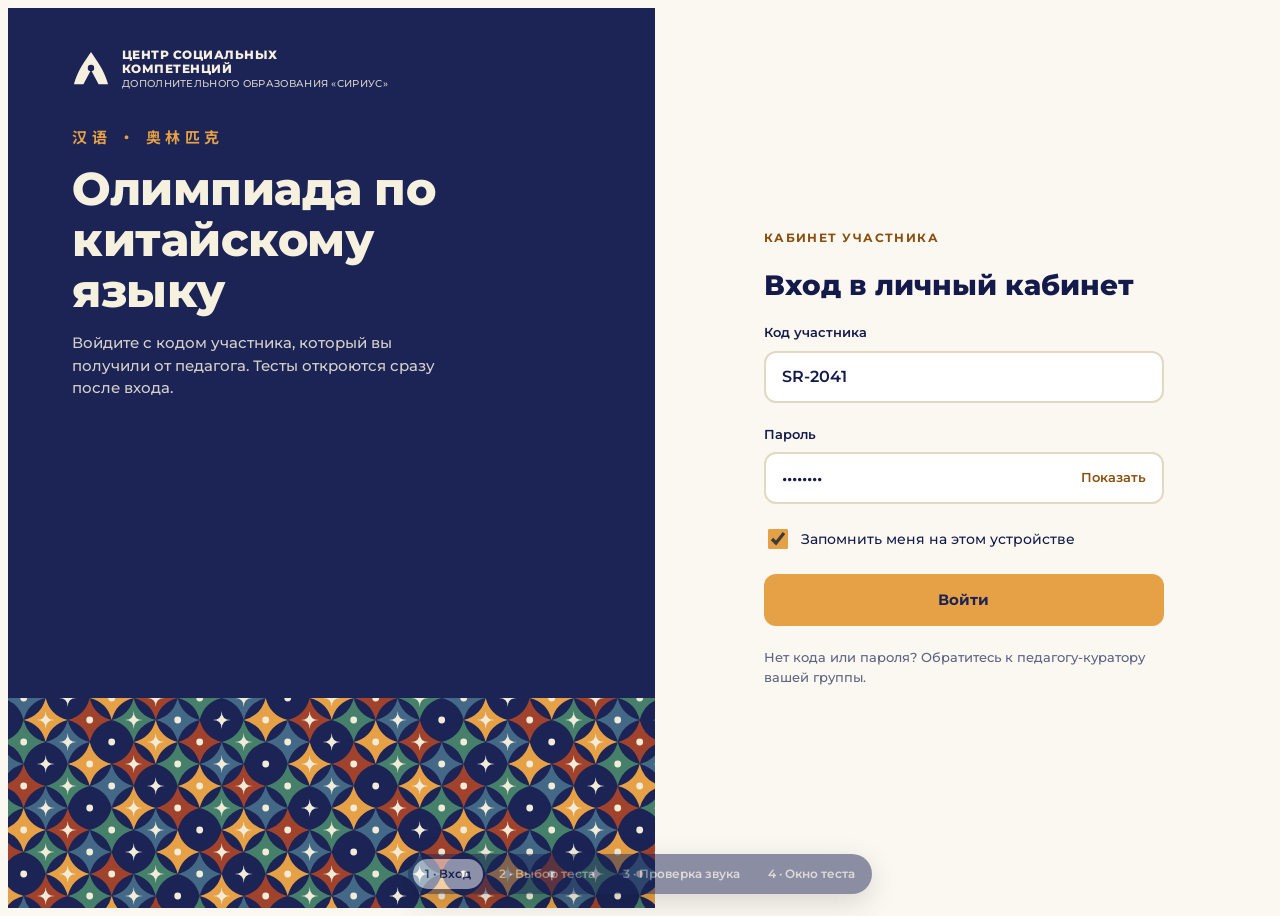
<file: index.html>
<!doctype html>
<meta charset="utf-8">
<meta name="viewport" content="width=device-width,initial-scale=1,viewport-fit=cover">
<title>Кабинет участника олимпиады</title>
<link rel="preconnect" href="https://fonts.googleapis.com">
<link rel="preconnect" href="https://fonts.gstatic.com" crossorigin>
<link rel="stylesheet" href="https://fonts.googleapis.com/css2?family=Montserrat:wght@400;500;600;700;800&family=Noto+Sans+SC:wght@400;500;700&display=swap">
<style>
/* Layout: фиксированное окно задания (шапка · тело · подвал) + боковой навигатор; палитра и паттерн из брендбука ЦСК */
:root{
  --bg:#FBF8F1; --surface:#FFFFFF; --sand:#F1EBDA; --ink:#141B4A; --muted:#5E6384; --line:#E2D9C4;
  --gold:#E6A046; --gold-ink:#8A4F0E; --gold-tint:#FBEBD0; --btn-ink:#1B2455;
  --solid:#1B2455; --on-solid:#F6F0DF; --panel:#1B2455; --on-panel:#F6F0DF;
  --red:#A1432C; --green:#46806A; --slate:#436986; --mark:#1B2455; --imgbg:#F1EBDA;
  --shadow:0 1px 2px rgba(20,27,74,.06),0 8px 24px rgba(20,27,74,.06);
  --m0:#E6A046; --m1:#C25A3E; --m2:#46806A; --m3:#5B86A8; --m4:#8A6BB0;
  --font-ui:'Montserrat','Segoe UI',system-ui,sans-serif;
  --font-zh:'Noto Sans SC','PingFang SC','Microsoft YaHei',sans-serif;
}
@media (prefers-color-scheme:dark){:root:not([data-theme="light"]){
  --bg:#0C1131; --surface:#151C47; --sand:#1D2554; --ink:#F4EFE0; --muted:#A7ADCB; --line:#2B3569;
  --gold-ink:#F0B766; --gold-tint:rgba(230,160,70,.15); --solid:#E6A046; --on-solid:#1B2455;
  --panel:#080C26; --mark:#F4EFE0; --shadow:0 8px 24px rgba(0,0,0,.35); color-scheme:dark}}
:root[data-theme="dark"]{
  --bg:#0C1131; --surface:#151C47; --sand:#1D2554; --ink:#F4EFE0; --muted:#A7ADCB; --line:#2B3569;
  --gold-ink:#F0B766; --gold-tint:rgba(230,160,70,.15); --solid:#E6A046; --on-solid:#1B2455;
  --panel:#080C26; --mark:#F4EFE0; --shadow:0 8px 24px rgba(0,0,0,.35); color-scheme:dark}

*{box-sizing:border-box}
[hidden]{display:none!important}
body{background:var(--bg);color:var(--ink);font:500 15px/1.5 var(--font-ui);padding-inline:0}
h1,h2,h3,p{margin:0}
h1,h2,h3{text-wrap:balance}
button{font:inherit;color:inherit;cursor:pointer}
:focus-visible{outline:3px solid var(--gold);outline-offset:2px}
.zh{font-family:var(--font-zh)}
.wrap{width:100%;max-width:1200px;margin-inline:auto;padding-inline:16px}
.eyebrow{font-size:12px;font-weight:700;letter-spacing:.12em;text-transform:uppercase;color:var(--gold-ink)}
.muted{color:var(--muted)}

/* кнопки */
.btn{display:inline-flex;align-items:center;justify-content:center;gap:8px;min-height:46px;padding:0 22px;border-radius:12px;border:2px solid transparent;font-weight:700;font-size:15px;background:transparent}
.btn-primary{background:var(--gold);color:var(--btn-ink)}
.btn-primary:hover{filter:brightness(1.06)}
.btn-line{border-color:var(--line);background:var(--surface)}
.btn-line:hover{border-color:var(--ink)}
.btn-quiet{color:var(--muted);padding:0 12px}
.btn[disabled]{opacity:.4;cursor:not-allowed}

/* шапка */
.logo{display:flex;align-items:center;gap:12px;color:var(--mark);text-decoration:none}
.logo svg{width:38px;height:38px;flex:none}
.logo b{display:block;font-size:12px;font-weight:800;letter-spacing:.04em;line-height:1.2;text-transform:uppercase}
.logo span{display:block;font-size:10px;font-weight:500;letter-spacing:.03em;line-height:1.3;text-transform:uppercase;opacity:.85}
.topbar{position:sticky;top:env(safe-area-inset-top,0px);z-index:20;background:var(--surface);border-bottom:1px solid var(--line)}
.topbar .wrap{display:flex;align-items:center;justify-content:space-between;gap:16px;min-height:68px}
.who{display:flex;align-items:center;gap:12px;font-size:13px;font-weight:600}
.who small{display:block;font-weight:500;color:var(--muted);font-size:12px}
.ava{width:38px;height:38px;border-radius:50%;background:var(--slate);color:#fff;display:grid;place-items:center;font-weight:700;font-size:13px;flex:none}
.icon-btn{width:40px;height:40px;border-radius:50%;border:1px solid var(--line);background:var(--surface);display:grid;place-items:center}
.ribbon{height:44px;overflow:hidden;background:var(--sand)}
.ribbon svg,.band svg{display:block;width:100%;height:100%}

/* ---------- 1. Вход ---------- */
.auth{display:grid;grid-template-columns:minmax(0,1.05fr) minmax(0,1fr);min-height:100vh;min-height:100dvh}
.auth-art{position:relative;background:var(--panel);color:var(--on-panel);padding:40px clamp(24px,5vw,64px) 0;display:flex;flex-direction:column;gap:36px;overflow:hidden}
.auth-art .logo{color:var(--on-panel)}
.auth-art h1{font-size:clamp(30px,3.6vw,48px);line-height:1.1;font-weight:800;letter-spacing:-.01em;max-width:13ch}
.auth-art p{max-width:38ch;opacity:.85}
.auth-art .zh-mark{font-family:var(--font-zh);font-weight:700;color:var(--gold);font-size:15px;letter-spacing:.3em}
.band{margin-top:auto;height:210px;margin-inline:calc(-1 * clamp(24px,5vw,64px))}
.auth-form{display:grid;place-items:center;padding:40px 16px}
.auth-card{width:100%;max-width:400px;display:flex;flex-direction:column;gap:22px}
.auth-card h2{font-size:28px;font-weight:800;line-height:1.15}
.field{display:flex;flex-direction:column;gap:8px}
.field label{font-size:13px;font-weight:600}
.input{height:52px;border:2px solid var(--line);border-radius:12px;background:var(--surface);color:var(--ink);padding:0 16px;font:600 16px var(--font-ui);width:100%}
.input::placeholder{color:var(--muted);font-weight:500}
.input:focus{outline:none;border-color:var(--gold);box-shadow:0 0 0 3px var(--gold-tint)}
.pw{position:relative}
.pw .input{padding-right:84px}
.pw button{position:absolute;right:6px;top:6px;height:40px;padding:0 12px;border:0;background:transparent;font-size:13px;font-weight:600;color:var(--gold-ink)}
.check{display:flex;gap:10px;align-items:center;font-size:14px}
.check input{width:20px;height:20px;accent-color:var(--gold)}
.hint{font-size:13px;color:var(--muted)}
.theme-float{position:absolute;top:20px;right:20px}

/* ---------- 2. Выбор теста ---------- */
.stage{padding-bottom:110px}
.sel-head{padding-block:40px 24px;display:flex;flex-direction:column;gap:10px}
.sel-head h1{font-size:clamp(28px,3.4vw,40px);font-weight:800;line-height:1.1}
.sel-head p{max-width:60ch;color:var(--muted)}
.notice{display:flex;gap:14px;align-items:flex-start;background:var(--sand);border-radius:14px;padding:16px 18px;font-size:14px;margin-bottom:24px}
.notice svg{flex:none;width:22px;height:22px;color:var(--gold-ink)}
.filters{display:flex;gap:8px;flex-wrap:wrap;margin-bottom:20px}
.chip{min-height:38px;padding:0 16px;border-radius:999px;border:1px solid var(--line);background:var(--surface);font-weight:600;font-size:13px}
.chip[aria-pressed="true"]{background:var(--solid);color:var(--on-solid);border-color:var(--solid)}
.tests{display:grid;grid-template-columns:repeat(auto-fill,minmax(310px,1fr));gap:20px}
.tcard{background:var(--surface);border:1px solid var(--line);border-radius:18px;padding:22px;display:flex;flex-direction:column;gap:18px;box-shadow:var(--shadow);min-width:0}
.tcard[hidden]{display:none!important}
.tcard.locked{box-shadow:none;background:transparent;border-style:dashed}
.t-top{display:flex;justify-content:space-between;align-items:flex-start;gap:12px}
.dia{width:84px;height:84px;flex:none;position:relative}
.dia svg{position:absolute;inset:0;width:100%;height:100%}
.dia span{position:absolute;inset:0;display:grid;place-items:center;font:700 26px var(--font-zh);color:#fff;letter-spacing:-.05em;white-space:nowrap}
.pill{display:inline-flex;align-items:center;gap:6px;font-size:12px;font-weight:700;padding:5px 10px;border-radius:999px;white-space:nowrap}
.pill::before{content:"";width:7px;height:7px;border-radius:50%;background:currentColor}
.pill.ok{background:rgba(70,128,106,.16);color:#2F6A53}
.pill.prog{background:var(--gold-tint);color:var(--gold-ink)}
.pill.wait{background:var(--sand);color:var(--muted)}
.pill.done{background:rgba(67,105,134,.16);color:var(--slate)}
:root[data-theme="dark"] .pill.ok{color:#7FC4A8}:root[data-theme="dark"] .pill.done{color:#9FC0DB}
@media (prefers-color-scheme:dark){:root:not([data-theme="light"]) .pill.ok{color:#7FC4A8}:root:not([data-theme="light"]) .pill.done{color:#9FC0DB}}
.tcard h3{font-size:20px;font-weight:700;line-height:1.2}
.tcard .sub{font-size:14px;color:var(--muted);margin-top:4px}
.meta{display:flex;gap:18px;flex-wrap:wrap;font-size:13px;font-weight:600;font-variant-numeric:tabular-nums}
.meta span{display:inline-flex;align-items:center;gap:6px}
.meta svg{width:16px;height:16px;color:var(--muted)}
.tcard .btn{width:100%;margin-top:auto}
.bar{height:6px;border-radius:3px;background:var(--sand);overflow:hidden}
.bar i{display:block;height:100%;background:var(--gold)}

/* ---------- 3. Окно теста: один экран, без прокрутки страницы ---------- */
.shell{display:grid;grid-template-columns:176px minmax(0,1fr) 300px;gap:16px;padding:16px;height:100vh;height:100dvh;max-width:1480px;margin-inline:auto}
.qwin{background:var(--surface);border:1px solid var(--line);border-radius:20px;box-shadow:var(--shadow);display:flex;flex-direction:column;min-height:0;min-width:0;overflow:hidden}
.qmeta{background:var(--surface);border:1px solid var(--line);border-radius:20px;box-shadow:var(--shadow);padding:18px;display:flex;flex-direction:column;gap:14px;align-self:start}
.qmeta .lbl{font-size:12px;font-weight:700;letter-spacing:.1em;text-transform:uppercase;color:var(--muted)}
.q-no{font-size:56px;font-weight:800;line-height:.9;font-variant-numeric:tabular-nums}
.q-type{align-self:flex-start;font-size:12px;font-weight:700;padding:5px 12px;border-radius:999px;background:var(--gold-tint);color:var(--gold-ink)}
.flag[aria-pressed="true"]{border-color:var(--red);color:var(--red)}
.foot-r{display:flex;gap:10px}
.q-body{flex:1;min-height:0;overflow:auto;padding:18px 24px;display:flex;flex-direction:column;gap:14px}
.prompt{font-size:14px;font-weight:600;color:var(--muted);flex:none}
.stem{display:flex;gap:24px;align-items:center;flex-wrap:wrap;flex:none}
.stem .zhbig{font:500 clamp(28px,4.4vh,40px)/1.2 var(--font-zh)}
.stem .py{font-size:15px;color:var(--muted);font-weight:500;margin-top:2px}
.qimg{height:clamp(96px,17vh,150px);aspect-ratio:4/3;background:var(--imgbg);border-radius:12px;overflow:hidden}
.qimg svg,.pic svg{width:100%;height:100%;display:block}
.ans{display:grid;grid-template-columns:repeat(var(--cols),minmax(0,1fr));gap:12px;flex:1;min-height:0}
.ans.txt{flex:none;align-content:start}
.ans:not(.txt){grid-auto-rows:minmax(0,1fr)}
.opt{position:relative;display:flex;flex-direction:column;gap:8px;text-align:left;padding:12px 16px;border-radius:14px;border:2px solid var(--line);background:var(--surface);min-width:0;min-height:0;transition:border-color .12s,background .12s}
.opt:hover{border-color:var(--muted)}
.opt[aria-checked="true"]{border-color:var(--gold);background:var(--gold-tint)}
.opt.txt-only{flex-direction:row;align-items:center;gap:14px;min-height:56px}
.opt.has-pic{padding:8px;justify-content:center}
.opt.has-pic.cap-above{flex-direction:column-reverse}
.opt.has-pic.cap-side{flex-direction:row;align-items:stretch}
.opt.cap-side .pic{flex:none;width:46%}
.opt.cap-side .caption{align-self:center}
.opt.has-pic .caption{padding:0 6px 4px}
.opt.has-pic.cap-above .caption{padding:4px 6px 0}
.opt.cap-side .caption{padding:0 6px}
.pic{position:relative;flex:1;min-height:56px;background:var(--imgbg);border-radius:10px;overflow:hidden;width:100%}
.ind{width:24px;height:24px;flex:none;border:2px solid var(--muted);display:grid;place-items:center;background:var(--surface);color:transparent}
.ind svg{width:14px;height:14px}
.opt[role="radio"] .ind{border-radius:50%}
.opt[role="checkbox"] .ind{border-radius:7px}
.opt[aria-checked="true"] .ind{background:var(--gold);border-color:var(--gold);color:var(--btn-ink)}
.pic .ind{position:absolute;top:8px;left:8px}
.caption{min-width:0}
.caption .t{display:block;font-size:17px;font-weight:600;line-height:1.3}
.caption .t.zh{font-family:var(--font-zh);font-size:24px;font-weight:500}
.caption .s{display:block;font-size:13px;color:var(--muted);font-weight:500}
.q-foot{display:flex;align-items:center;justify-content:space-between;gap:12px;padding:12px 24px;border-top:1px solid var(--line);background:var(--bg)}
.saved{font-size:12px;color:var(--muted);font-weight:600;display:flex;align-items:center;gap:6px}
.saved::before{content:"";width:8px;height:8px;border-radius:50%;background:var(--green)}

/* правая колонка: логотип, время, прогресс, навигатор, завершение */
.side{background:var(--surface);border:1px solid var(--line);border-radius:20px;box-shadow:var(--shadow);padding:18px;display:flex;flex-direction:column;gap:16px;min-height:0;min-width:0;overflow:auto}
.s-top{display:flex;align-items:center;justify-content:space-between;gap:8px}
.side .logo svg{width:32px;height:32px}
.side .logo b{font-size:11px}.side .logo span{font-size:9px}
.s-title b{display:block;font-size:18px;font-weight:800;line-height:1.2}
.s-title small{display:block;color:var(--muted);font-size:12px;font-weight:600;margin-top:2px}
.timer{display:flex;align-items:center;justify-content:space-between;gap:10px;background:var(--sand);border-radius:14px;padding:10px 14px}
.timer .lbl{font-size:12px;font-weight:700;color:var(--muted);letter-spacing:.06em;text-transform:uppercase}
.timer .time{display:inline-flex;align-items:center;gap:8px;font-weight:800;font-size:24px;font-variant-numeric:tabular-nums}
.timer svg{width:20px;height:20px}
.stats{display:grid;grid-template-columns:repeat(3,1fr);gap:8px}
.stat{border:1px solid var(--line);border-radius:12px;padding:8px 6px;text-align:center}
.stat b{display:block;font-size:22px;font-weight:800;line-height:1.1;font-variant-numeric:tabular-nums}
.stat span{font-size:11px;font-weight:600;color:var(--muted)}
.nav{display:grid;grid-template-columns:repeat(6,1fr);gap:8px}
.nav button{position:relative;aspect-ratio:1;border-radius:10px;border:2px solid var(--line);background:var(--surface);font-weight:700;font-size:14px;font-variant-numeric:tabular-nums;min-width:0}
.nav button.answered{background:var(--gold-tint);border-color:var(--gold)}
.nav button.current{background:var(--solid);border-color:var(--solid);color:var(--on-solid)}
.nav button.flagged::after{content:"";position:absolute;top:-4px;right:-4px;width:12px;height:12px;border-radius:50%;background:var(--red);border:2px solid var(--surface)}
.legend{display:flex;flex-wrap:wrap;gap:6px 14px;margin-top:12px;font-size:12px;color:var(--muted);font-weight:500}
.legend i{display:inline-block;width:10px;height:10px;border-radius:3px;margin-right:6px;border:2px solid var(--line)}
.btn-solid{background:var(--solid);color:var(--on-solid)}
.btn-solid:hover{filter:brightness(1.15)}
.s-actions{margin-top:auto;display:flex;flex-direction:column;gap:6px}
.s-actions .btn{width:100%}
.tune{border:1px dashed var(--line);border-radius:14px;padding:0 14px}
.tune summary{cursor:pointer;min-height:42px;display:flex;align-items:center;font-size:13px;font-weight:700;list-style:none}
.tune summary::-webkit-details-marker{display:none}
.tune summary::after{content:"+";margin-left:auto;font-size:18px;color:var(--muted)}
.tune[open] summary::after{content:"–"}
.tune .note{font-size:12px;color:var(--muted);margin:0 0 12px;line-height:1.45}
.tune .grp{margin-bottom:12px}
.tune #tune{padding-bottom:2px}
.tune .lab{font-size:12px;font-weight:700;margin-bottom:6px}
.seg{display:flex;border:1px solid var(--line);border-radius:10px;overflow:hidden;background:var(--surface)}
.seg button{flex:1;min-height:34px;border:0;border-right:1px solid var(--line);background:transparent;font-size:12px;font-weight:600;padding:0 4px}
.seg button:last-child{border-right:0}
.seg button[aria-pressed="true"]{background:var(--solid);color:var(--on-solid)}
.seg button[disabled]{opacity:.35;cursor:not-allowed}

/* ---------- сопоставление ---------- */
.mx{flex:1;min-height:0;display:grid;grid-template-rows:minmax(0,1fr)}
.mi{--c:var(--muted);position:relative;display:flex;align-items:center;gap:12px;text-align:left;padding:10px 16px;border-radius:14px;border:2px solid var(--line);background:var(--surface);min-width:0;min-height:56px;touch-action:none;user-select:none;-webkit-user-select:none}
button.mi:hover{border-color:var(--muted)}
.mi.linked{border-color:var(--c);background:color-mix(in srgb,var(--c) 15%,var(--surface))}
.mi.active{border-color:var(--ink);box-shadow:0 0 0 3px color-mix(in srgb,var(--c) 45%,transparent)}
.mi.drop{border-color:var(--ink);background:var(--gold-tint)}
.mtx{min-width:0}
.mtx .t{display:block;font-size:17px;font-weight:600;line-height:1.3}
.mtx .t.zh{font-family:var(--font-zh);font-size:24px;font-weight:500}
.mtx .s{display:block;font-size:13px;color:var(--muted);font-weight:500}
.mpic{flex:none;width:84px;aspect-ratio:4/3;background:var(--imgbg);border-radius:8px;overflow:hidden;display:block}
.mpic svg{width:100%;height:100%;display:block}
.num{flex:none;width:26px;height:26px;border-radius:50%;display:grid;place-items:center;font-size:13px;font-weight:800;border:2px solid var(--c);background:color-mix(in srgb,var(--c) 22%,var(--surface))}
/* 1. линии */
.mx-lines{grid-template-columns:minmax(0,1fr) minmax(90px,.4fr) minmax(0,1fr)}
.mcol{display:flex;flex-direction:column;gap:12px;justify-content:center;min-height:0}
.mcol .mi{flex:1 1 0;max-height:108px}
.mlines{width:100%;height:100%;overflow:visible;pointer-events:none}
.port{position:absolute;top:50%;width:14px;height:14px;margin-top:-7px;border-radius:50%;border:2px solid var(--muted);background:var(--surface)}
.mi[data-side="L"] .port{right:-9px;border-color:var(--c)}
.mi[data-side="R"] .port{left:-9px}
.mi.linked .port{background:var(--c);border-color:var(--c)}
/* 2. банк ответов */
.mx-bank{grid-template-columns:minmax(0,1.35fr) minmax(0,1fr);gap:20px}
.brows{display:flex;flex-direction:column;gap:12px;justify-content:center;min-height:0}
.brow{display:grid;grid-template-columns:minmax(0,1fr) 18px minmax(0,1fr);align-items:stretch;gap:8px;flex:1 1 0;max-height:108px}
.brow .arrow{align-self:center;color:var(--muted);text-align:center;font-weight:700}
.slot{--c:var(--muted);display:flex;align-items:center;gap:12px;text-align:left;padding:8px 14px;border-radius:14px;border:2px dashed var(--line);background:transparent;color:var(--muted);font-size:13px;font-weight:600;min-width:0}
.slot.filled{border-style:solid;border-color:var(--c);background:color-mix(in srgb,var(--c) 15%,var(--surface));color:var(--ink)}
.slot.armed,.slot.over{border-color:var(--ink);border-style:solid;background:var(--gold-tint)}
.slot .mpic,.chip-r .mpic{width:64px}
.bank{background:var(--sand);border-radius:16px;padding:14px;display:flex;flex-direction:column;gap:12px;min-height:0;overflow:auto}
.bank h5{margin:0;font-size:12px;font-weight:700;letter-spacing:.1em;text-transform:uppercase;color:var(--muted)}
.bchips{display:flex;flex-direction:column;gap:10px}
.chip-r{display:flex;align-items:center;gap:10px;padding:10px 14px;border:2px solid var(--line);border-radius:12px;background:var(--surface);cursor:grab;text-align:left;min-width:0}
.chip-r:hover{border-color:var(--muted)}
.chip-r.picked{border-color:var(--ink);box-shadow:0 0 0 3px var(--gold-tint)}
.bank .empty{font-size:13px;color:var(--muted);font-weight:600}
.mhint{font-size:12px;color:var(--muted);margin:2px 0 0;line-height:1.45}
@media (max-width:960px){.mx-bank{grid-template-columns:minmax(0,1fr)}}

/* ---------- порядок ---------- */
.ol{flex:1;min-height:0;display:flex;flex-direction:column;gap:10px;justify-content:center;width:100%;max-width:760px;margin-inline:auto}
.orow{flex:1 1 0;max-height:88px;display:flex;align-items:center;gap:12px;padding:8px 12px 8px 14px;border:2px solid var(--line);border-radius:14px;background:var(--surface);cursor:grab;min-width:0}
.orow:hover{border-color:var(--muted)}
.orow .mtx{flex:1}
.onum{flex:none;width:30px;height:30px;border-radius:50%;background:var(--solid);color:var(--on-solid);display:grid;place-items:center;font-weight:800;font-size:14px;font-variant-numeric:tabular-nums}
.grip{flex:none;width:12px;height:20px;background:radial-gradient(circle,var(--muted) 1.6px,transparent 2.2px) 0 0/6px 6px;opacity:.7}
.oarrows{display:flex;gap:6px;flex:none}
.obtn{width:36px;height:36px;border-radius:10px;border:1px solid var(--line);background:var(--surface);display:grid;place-items:center}
.obtn:hover:not([disabled]){border-color:var(--ink)}
.obtn[disabled]{opacity:.3;cursor:not-allowed}
.obtn svg{width:16px;height:16px}
.ohint{font-size:15px;font-weight:500;display:flex;gap:10px;align-items:baseline;flex:none}
.ohint .lbl{font-size:12px;font-weight:700;letter-spacing:.1em;text-transform:uppercase;color:var(--muted)}
.oline{flex:none;min-height:112px;display:flex;flex-wrap:wrap;gap:10px;align-items:center;padding:14px 16px;border:2px dashed var(--line);border-radius:16px;background:linear-gradient(var(--line),var(--line)) 16px calc(100% - 14px)/calc(100% - 32px) 2px no-repeat}
.oline:has(.otile){border-style:solid;border-color:var(--gold)}
.opool{background:var(--sand);border-radius:16px;padding:14px 16px;display:flex;flex-direction:column;gap:12px;flex:1;min-height:0;overflow:auto}
.opool h5{margin:0;font-size:12px;font-weight:700;letter-spacing:.1em;text-transform:uppercase;color:var(--muted)}
.otiles{display:flex;flex-wrap:wrap;gap:10px}
.otile{display:flex;align-items:center;gap:10px;padding:10px 18px;border:2px solid var(--line);border-radius:12px;background:var(--surface);cursor:grab;text-align:center}
.otile:hover{border-color:var(--muted)}
.otile .mtx{text-align:center}
.otile.line{border-color:var(--gold);background:var(--gold-tint)}
.oempty{font-size:13px;color:var(--muted);font-weight:600}
.orow .mpic{width:auto;height:64px}
.otile .mpic{width:128px}
.otile:has(.mpic){flex-direction:column;padding:8px;gap:8px}
.orow,.otile{touch-action:none;user-select:none;-webkit-user-select:none}
.orow.dragging,.otile.dragging{position:fixed;z-index:80;margin:0;max-height:none;pointer-events:none;cursor:grabbing;background:var(--surface);box-shadow:0 14px 34px rgba(20,27,74,.28)}
.ph{flex:none;border:2px dashed var(--gold);border-radius:14px;background:var(--gold-tint)}
.phtile{border-radius:12px}
.oline:has(.ph){border-style:solid;border-color:var(--gold)}
.oline:has(.ph) .oempty,.otiles:has(.ph) .oempty{display:none}
/* ---------- размещение на картинке ---------- */
.pl{flex:1;min-height:0;display:grid;grid-template-columns:minmax(0,1fr) 210px;grid-template-rows:minmax(0,1fr);gap:16px}
.pwrap{min-height:0;min-width:0;display:flex;align-items:flex-start}
.pstage{position:relative;flex:none;border-radius:14px;overflow:hidden;border:2px solid var(--line);background:#F1EBDA;user-select:none;-webkit-user-select:none}
.pscene{position:absolute;inset:0;width:100%;height:100%;display:block}
polygon.pz{fill:rgba(230,160,70,.2);stroke:#1B2455;stroke-width:2;stroke-dasharray:6 4;vector-effect:non-scaling-stroke;transition:fill .12s}
polygon.pz.over{fill:rgba(230,160,70,.55);stroke-dasharray:none}
polygon.pz.peek{stroke:#A1432C;fill:rgba(161,67,44,.14)}
.pzs{position:absolute;inset:0;width:100%;height:100%;pointer-events:none}
.pm{position:absolute;width:26px;height:26px;margin:-13px 0 0 -13px;border-radius:50%;background:var(--gold);border:3px solid #fff;box-shadow:0 0 0 2px #1B2455;transition:transform .12s}
.pm.near{transform:scale(1.6);background:#fff;border-color:var(--gold)}
.ppool{background:var(--sand);border-radius:16px;padding:14px;display:flex;flex-direction:column;gap:12px;min-height:0;overflow:auto}
.ppool.over{box-shadow:inset 0 0 0 3px var(--gold)}
.ppool h5{margin:0;font-size:12px;font-weight:700;letter-spacing:.1em;text-transform:uppercase;color:var(--muted)}
.ptiles{display:flex;flex-wrap:wrap;gap:10px}
.ptile{display:flex;flex-direction:column;align-items:center;gap:4px;padding:8px 14px;border:2px solid var(--line);border-radius:12px;background:var(--surface);cursor:grab;text-align:center;touch-action:none;user-select:none;-webkit-user-select:none;color:var(--ink)}
.ptile:hover{border-color:var(--muted)}
.ptile .mtx{text-align:center}
.ptile .mtx .t{font-size:16px}.ptile .mtx .t.zh{font-size:22px}.ptile .mtx .s{font-size:12px}
.ptile .mpic{width:84px}
.ptile:has(.mpic){padding:4px}
.ptile.placed{position:absolute;transform:translate(-50%,-50%);border-color:var(--gold);background:#FFF4DC;color:#1B2455;box-shadow:0 4px 12px rgba(20,27,74,.25);white-space:nowrap}
.ptile.placed .mtx .s{color:#5E6384}
.ptile.dragging{position:fixed;z-index:80;margin:0;pointer-events:none;cursor:grabbing;box-shadow:0 14px 34px rgba(20,27,74,.35)}
.ptiles:has(.ph) .oempty{display:none}
@media (max-width:960px){.pl{grid-template-columns:minmax(0,1fr);grid-template-rows:minmax(0,1fr) auto}}
.pm.taken{background:var(--c);border-color:#fff}
.pl-line{position:relative;column-gap:56px}
.pl-line .pwrap{justify-content:flex-end}
.pcol{position:relative;align-self:start}
.pcard{--c:var(--muted);position:absolute;left:0;right:0;display:flex;align-items:center;gap:10px;padding:8px 14px;border:2px solid var(--line);border-left:6px solid var(--c);border-radius:12px;background:var(--surface);color:var(--ink);text-align:left;cursor:grab;touch-action:none;user-select:none;-webkit-user-select:none;transition:top .35s cubic-bezier(.2,.8,.2,1),box-shadow .15s}
.pcard::before{content:"";position:absolute;left:-14px;top:50%;width:14px;height:14px;margin-top:-7px;border-radius:50%;background:var(--surface);border:3px solid var(--c)}
.pcard.on::before{background:var(--c)}
.pcard.pulling{box-shadow:0 0 0 3px color-mix(in srgb,var(--c) 40%,transparent)}
.pcard .mtx .t{font-size:16px}.pcard .mtx .t.zh{font-size:22px}.pcard .mtx .s{font-size:12px}
.pcard .mpic{width:72px}
.plines{position:absolute;inset:0;width:100%;height:100%;pointer-events:none;overflow:visible;z-index:6}
.pins{position:absolute;inset:0;pointer-events:none}
.ppin{position:absolute;width:16px;height:16px;margin:-8px 0 0 -8px;border-radius:50%;background:var(--c);border:3px solid #fff;box-shadow:0 0 0 2px #1B2455}
/* ---------- заполнение пропусков ---------- */
.gtext{flex:none;font:500 clamp(22px,3.6vh,30px)/2.6 var(--font-zh);display:flex;flex-direction:column;padding:2px 4px}
.gline{margin:0}
.gwrap{position:relative;display:inline-block;margin-inline:4px;vertical-align:baseline}
.gwrap small{position:absolute;left:0;right:0;top:100%;margin-top:-14px;text-align:center;font:600 11px/1 var(--font-ui);color:var(--muted);white-space:nowrap}
.ginput{font:inherit;line-height:1.4;text-align:center;border:0;border-bottom:3px solid var(--ink);background:var(--gold-tint);border-radius:8px 8px 0 0;padding:0 6px;color:var(--ink);min-width:1.8em;max-width:100%}
.ginput:focus{outline:none;border-bottom-color:var(--gold);box-shadow:0 0 0 3px var(--gold-tint)}
.gslot{display:inline-flex;align-items:center;justify-content:center;vertical-align:middle;min-width:72px;min-height:48px;margin-inline:4px;border:2px dashed var(--muted);border-radius:10px;padding:2px;line-height:1.2;transition:background .12s}
.gslot.over{background:var(--gold-tint);border-style:solid;border-color:var(--gold)}
.gslot.filled{border-style:solid;border-color:var(--gold);background:var(--gold-tint)}
.gslot.filled:has(.gchip.dragging){border-style:dashed;background:transparent;border-color:var(--muted)}
.gslot.img{min-width:104px;min-height:78px}
.gchip{display:inline-flex;align-items:center;gap:8px;padding:6px 14px;border:2px solid var(--line);border-radius:10px;background:var(--surface);cursor:grab;touch-action:none;user-select:none;-webkit-user-select:none;color:var(--ink);font-size:16px;line-height:1.2}
.gchip:hover{border-color:var(--muted)}
.gslot .gchip{border:0;background:transparent;padding:2px 8px}
.gchip .mtx .t{font-size:16px}.gchip .mtx .t.zh{font-size:24px}.gchip .mtx .s{font-size:11px}
.gchip .mpic{width:84px}
.gchip.dragging{position:fixed;z-index:80;margin:0;pointer-events:none;cursor:grabbing;background:var(--surface);border:2px solid var(--gold);box-shadow:0 14px 34px rgba(20,27,74,.3)}
.gbank{background:var(--sand);border-radius:16px;padding:14px 16px;display:flex;flex-direction:column;gap:12px;margin-top:auto;flex:none}
.gbank h5{margin:0;font-size:12px;font-weight:700;letter-spacing:.1em;text-transform:uppercase;color:var(--muted)}
.gchips{display:flex;flex-wrap:wrap;gap:10px}
.gchips:has(.ph) .oempty{display:none}
/* ---------- развёрнутый ответ ---------- */
.qimg{position:relative}
.es{flex:1;min-height:0;display:flex;flex-direction:column;gap:10px}
.es.drag{outline:3px dashed var(--gold);outline-offset:4px;border-radius:14px}
.es-box{flex:1;min-height:120px;display:flex;flex-direction:column;border:2px solid var(--line);border-radius:14px;background:var(--surface);overflow:hidden}
.es-box:focus-within{border-color:var(--gold);box-shadow:0 0 0 3px var(--gold-tint)}
.es-box textarea{flex:1;min-height:0;resize:none;border:0;background:transparent;color:var(--ink);font:500 18px/1.7 var(--font-ui),var(--font-zh);padding:14px 16px;outline:none}
.es-bar{display:flex;justify-content:space-between;gap:12px;padding:8px 14px;border-top:1px solid var(--line);background:var(--bg);font-size:12px;font-weight:600;color:var(--muted)}
.es-count{font-variant-numeric:tabular-nums;white-space:nowrap}
.es-count.warn{color:var(--gold-ink)}.es-count.full{color:var(--red)}
.es-files{display:flex;gap:12px;flex-wrap:wrap;flex:none}
.es-files.big{flex:1;align-content:flex-start}
.es-th{position:relative;margin:0;width:112px}
.es-th img{display:block;width:112px;height:84px;object-fit:cover;border-radius:10px;border:2px solid var(--line)}
.es-th figcaption{font-size:11px;color:var(--muted);margin-top:4px;white-space:nowrap;overflow:hidden;text-overflow:ellipsis}
.es-x{position:absolute;top:-8px;right:-8px;width:26px;height:26px;border-radius:50%;border:2px solid var(--surface);background:var(--ink);color:var(--surface);font-size:16px;line-height:1;display:grid;place-items:center;padding:0}
.es-add{width:112px;height:84px;border:2px dashed var(--muted);border-radius:10px;background:transparent;color:var(--muted);font-size:13px;font-weight:700;display:flex;flex-direction:column;align-items:center;justify-content:center;gap:2px}
.es-add small{font-size:10px;font-weight:500}
.es-add:hover{border-color:var(--gold);color:var(--gold-ink)}
.es-files.big .es-th{width:176px}.es-files.big .es-th img{width:176px;height:132px}.es-files.big .es-add{width:176px;height:132px}
.es-err{margin:0;font-size:13px;color:var(--red);font-weight:600;flex:none}
.es-req{display:flex;flex-wrap:wrap;gap:8px;align-items:center;flex:none}
.es-req .lbl{font-size:12px;font-weight:700;letter-spacing:.1em;text-transform:uppercase;color:var(--muted)}
.rw{padding:2px 10px;border-radius:8px;background:var(--gold-tint);color:var(--gold-ink);font:500 18px/1.5 var(--font-zh)}
.saved.saving::before{background:var(--gold)}
/* переключатель экранов набросков */
.switch{position:fixed;left:50%;transform:translateX(-50%);bottom:calc(6px + env(safe-area-inset-bottom,0px));z-index:50;display:flex;gap:4px;padding:5px;border-radius:999px;background:var(--solid);color:var(--on-solid);box-shadow:0 8px 28px rgba(0,0,0,.28);max-width:calc(100% - 24px);opacity:.5;transition:opacity .15s}
.switch:hover,.switch:focus-within{opacity:1}
.switch button{border:0;background:transparent;color:inherit;font-size:12px;font-weight:600;padding:6px 12px;border-radius:999px;white-space:nowrap;opacity:.75}
.switch button[aria-current="true"]{background:var(--surface);color:var(--ink);opacity:1}

/* модалка */
.backdrop{position:fixed;inset:0;z-index:60;background:rgba(10,14,45,.55);display:grid;place-items:center;padding:16px}
.modal{background:var(--surface);border-radius:20px;max-width:480px;width:100%;padding:28px;display:flex;flex-direction:column;gap:18px;box-shadow:0 24px 64px rgba(0,0,0,.35)}
.modal h3{font-size:22px;font-weight:800}
.modal ul{margin:0;padding-left:20px;display:flex;flex-direction:column;gap:8px;font-size:14px}
.modal .row{display:flex;gap:10px;justify-content:flex-end;flex-wrap:wrap}

@media (max-width:960px){
  .auth{grid-template-columns:minmax(0,1fr)}
  .auth-art{padding-top:28px;gap:20px}
  .band{height:84px}
  .auth-art h1{max-width:none}
  .shell{grid-template-columns:minmax(0,1fr);grid-template-rows:auto auto minmax(0,1fr);padding:10px;gap:10px}
  .side{order:-1;flex-direction:row;flex-wrap:wrap;align-items:center;padding:12px;gap:10px;overflow:visible}
  .s-top,.stats,.legend,.tune,.s-exit{display:none}
  .qmeta{flex-direction:row;align-items:center;flex-wrap:wrap;padding:8px 12px;gap:10px;align-self:stretch}
  .qmeta .lbl{display:none}
  .q-no{font-size:16px;line-height:1.2}.q-no::before{content:"Вопрос "}
  .s-title{flex:1;min-width:0}.s-title b{font-size:15px}.s-title small{display:none}
  .timer{padding:6px 12px}.timer .lbl{display:none}.timer .time{font-size:18px}
  .side .bar{order:4;width:100%}
  .side>div:has(.nav){order:5;width:100%}
  .nav{display:flex;overflow-x:auto;gap:8px;padding:4px}
  .nav button{flex:0 0 40px;aspect-ratio:auto;height:40px}
  .s-actions{margin:0}.s-actions .btn{min-height:40px;padding:0 14px}
}
@media (max-width:560px){
  .q-foot{padding-inline:14px}
  .q-body{padding:14px}
  .ans{--cols:min(var(--cols-d),2)!important}
  .ans.txt{--cols:1!important}
  .opt.has-pic.cap-side{flex-direction:column}
  .opt.cap-side .pic{width:100%}
  .saved{display:none}
  .flag span{display:none}
  .flag{padding:0 14px}
  .logo span{display:none}
  .who div{display:none}
  .switch button{padding:9px 11px;font-size:12px}
}
@media (prefers-reduced-motion:reduce){*{transition:none!important}}

/* ---------- звуковые дорожки ---------- */
.aplayer{display:flex;align-items:center;gap:12px;padding:7px 14px 7px 7px;border:1.5px solid var(--line);border-radius:999px;background:var(--surface);min-width:0;cursor:pointer;flex:none;transition:border-color .12s,opacity .12s}
.aplayer.sm{flex:1 1 170px}
.opt.txt-only:has(.aplayer){flex-wrap:wrap}
.opt.has-pic .aplayer.sm{flex:none;width:100%}
.aplayer.big{padding:10px 18px 10px 10px;gap:16px;flex:1;max-width:480px;min-width:260px;border-radius:18px;background:var(--sand);border-color:transparent}
.aplayer .pb{flex:none;width:38px;height:38px;border-radius:50%;background:var(--solid);color:var(--on-solid);display:grid;place-items:center}
.aplayer.big .pb{width:52px;height:52px}
.aplayer .pb svg{width:42%;height:42%;display:block}
.aplayer .trk{flex:1;min-width:36px;height:6px;border-radius:3px;background:color-mix(in srgb,var(--ink) 18%,transparent);overflow:hidden}
.aplayer.big .trk{height:8px}
.aplayer .fl{display:block;height:100%;width:0;background:var(--gold)}
.aplayer .meta{display:flex;flex-direction:column;align-items:flex-end;gap:3px;font-size:12px;font-weight:600;color:var(--muted);white-space:nowrap;font-variant-numeric:tabular-nums;line-height:1.1}
.aplayer .lb{display:inline-flex;align-items:center;gap:5px}
.aplayer .dots{display:inline-flex;gap:4px;align-items:center}
.aplayer .dots i{width:7px;height:7px;border-radius:50%;background:var(--gold)}
.aplayer .dots i:not(.on){background:transparent;box-shadow:inset 0 0 0 1.5px var(--muted)}
.aplayer[data-st="play"]{border-color:var(--gold)}
.aplayer[data-st="play"] .lb{color:var(--gold-ink)}
.aplayer[data-st="wait"]{opacity:.5;cursor:not-allowed}
.aplayer[data-st="done"]{opacity:.65;cursor:default}
.aplayer[data-st="done"] .pb{background:var(--line);color:var(--muted)}
.aplayer.big .meta{font-size:13px}
.stem .aplayer.big{align-self:stretch}
.aplayer .pb.mute{background:var(--line);color:var(--muted);cursor:default}
.eq{display:flex;align-items:flex-end;gap:2px;height:42%}
.eq i{display:block;width:3px;height:100%;background:currentColor;border-radius:1px;transform-origin:bottom;animation:eq .9s ease-in-out infinite}
.eq i:nth-child(2){animation-delay:-.3s}.eq i:nth-child(3){animation-delay:-.6s}
@keyframes eq{0%,100%{transform:scaleY(.3)}50%{transform:scaleY(1)}}
.aplayer.narrow .tm{font-size:15px;font-weight:700;color:var(--ink)}
.aplayer.narrow .meta{align-items:flex-start}
.aplayer.narrow .trk{display:none}
@media (max-width:560px){
  .aplayer{display:grid;grid-template-columns:auto minmax(0,1fr);grid-template-rows:auto auto;column-gap:12px;row-gap:5px;align-items:center;border-radius:18px;padding:8px 12px 8px 8px}
  .aplayer .pb{grid-row:1/3}
  .aplayer .trk{grid-column:2;grid-row:1}
  .aplayer .meta{grid-column:2;grid-row:2;flex-direction:row;justify-content:space-between;align-items:center}
  .aplayer.narrow .meta{grid-row:1/3;flex-direction:column;justify-content:center;align-items:flex-start;gap:3px}
}

/* ---------- запись голоса и проверка звука ---------- */
.rcard{flex:1;min-height:0;display:flex;align-items:center;justify-content:center;gap:24px;flex-wrap:wrap;border:2px dashed var(--muted);border-radius:20px;background:var(--sand);padding:20px}
.rcard.rec{border-style:solid;border-color:var(--red);background:var(--surface)}
.rcard.done{border-style:solid;border-color:var(--green);background:var(--surface);flex-direction:column;gap:16px}
.rcard.err{border-style:solid;border-color:var(--red);background:var(--surface);flex-direction:column;text-align:center}
.rbtn{width:88px;height:88px;border-radius:50%;border:0;background:var(--red);display:grid;place-items:center;flex:none;box-shadow:0 0 0 8px color-mix(in srgb,var(--red) 18%,transparent)}
.rbtn:hover{filter:brightness(1.08)}
.rbtn.on{animation:pulse 1.4s ease-in-out infinite}
@keyframes pulse{50%{box-shadow:0 0 0 16px color-mix(in srgb,var(--red) 8%,transparent)}}
.rdot{width:32px;height:32px;border-radius:50%;background:#fff}
.rsq{width:28px;height:28px;border-radius:6px;background:#fff}
.rtxt{display:flex;flex-direction:column;gap:6px;min-width:200px;max-width:400px}
.rtxt b{font-size:17px;display:flex;align-items:center;gap:8px;flex-wrap:wrap}
.rtxt>span,.rtxt p{font-size:13px;color:var(--muted);font-weight:500;line-height:1.45}
.rtm{font-variant-numeric:tabular-nums;color:var(--red)}
.rrow{display:flex;gap:10px;flex-wrap:wrap;justify-content:center}
.rtxt .trk{width:100%;flex:none;height:6px;border-radius:3px;background:color-mix(in srgb,var(--ink) 18%,transparent);overflow:hidden}
.rtxt .fl{display:block;height:100%;width:0;background:var(--red)}
.rcard.done .aplayer{width:100%;max-width:520px}
.rcard .aplayer.rec{cursor:pointer}
.recdot{width:10px;height:10px;border-radius:50%;background:var(--red);animation:pulse 1s steps(2) infinite}
.lvl{display:inline-flex;gap:3px;align-items:flex-end;height:30px;flex:none}
.lvl i{width:6px;height:100%;border-radius:2px;background:color-mix(in srgb,var(--ink) 16%,transparent);transform:scaleY(.3);transform-origin:bottom;transition:transform .08s,background .08s}
.lvl i.on{background:var(--green);transform:scaleY(1)}
.lvl i:nth-child(n+12).on{background:var(--gold)}
.lvl i:nth-child(n+15).on{background:var(--red)}
.chk{max-width:780px;margin:0 auto;padding:32px 16px 40px;display:flex;flex-direction:column;gap:16px}
.chk h1{font-size:clamp(26px,3vw,36px);font-weight:800;line-height:1.1}
.chk .lead{color:var(--muted);max-width:60ch}
.cstep{display:grid;grid-template-columns:44px minmax(0,1fr) auto;gap:16px;align-items:center;padding:18px 20px;border:1px solid var(--line);border-radius:18px;background:var(--surface);box-shadow:var(--shadow)}
.cstep.dim{opacity:.55}
.cn{width:44px;height:44px;border-radius:50%;display:grid;place-items:center;font-weight:800;background:var(--sand);color:var(--ink)}
.cn svg{width:20px;height:20px}
.cstep.ok .cn{background:var(--green);color:#fff}
.cstep.bad .cn{background:var(--red);color:#fff}
.cstep h3{font-size:17px;font-weight:700}
.cstep p{font-size:13px;color:var(--muted);margin-top:3px;line-height:1.45}
.cstep p.warn{color:var(--red);font-weight:600}
.cact{display:flex;gap:8px;flex-wrap:wrap;align-items:center;justify-content:flex-end}
.cact .aplayer{min-width:230px}
.cfoot{display:flex;justify-content:space-between;align-items:center;gap:12px;flex-wrap:wrap;margin-top:8px}
.cfoot>div{display:flex;gap:8px;flex-wrap:wrap}
.chk details{border:1px dashed var(--line);border-radius:14px;padding:0 16px;font-size:13px}
.chk summary{cursor:pointer;min-height:44px;display:flex;align-items:center;font-weight:700}
.chk details ul{margin:0 0 14px;padding-left:20px;display:flex;flex-direction:column;gap:6px;color:var(--muted)}
@media (max-width:640px){.cstep{grid-template-columns:44px minmax(0,1fr)}.cact{grid-column:1/-1;justify-content:flex-start}.cact .aplayer{min-width:0;flex:1}}
.ppool h5 .pcnt{font-weight:600;letter-spacing:0;text-transform:none}
@media (max-width:640px){
  .ppool{padding:10px 12px;gap:8px;max-height:36vh}
  .ptiles{gap:8px}
  .ptile{padding:6px 12px}
  .ptile:has(.mpic){padding:3px}
  .ptile .mpic{width:60px}
  .ptile .mtx .t{font-size:15px}.ptile .mtx .t.zh{font-size:20px}
  .ptile.placed{padding:3px 8px}
  .ptile.placed .mtx .t{font-size:13px}.ptile.placed .mtx .t.zh{font-size:16px}.ptile.placed .mtx .s{display:none}
  .ptile.placed .mpic{width:44px}
}
.sndcard{display:flex;align-items:center;gap:16px;flex-wrap:wrap;border:1px solid var(--line);border-radius:14px;background:var(--surface);padding:14px 18px;margin-bottom:24px}
.sndcard .snd-ico{width:40px;height:40px;border-radius:50%;background:var(--sand);display:grid;place-items:center;flex:none}
.sndcard .snd-ico svg{width:20px;height:20px}
.sndcard.ok .snd-ico{background:var(--green);color:#fff}
.sndcard .snd-t{flex:1;min-width:220px}
.sndcard .snd-t b{display:block;font-size:15px}
.sndcard .snd-t span{font-size:13px;color:var(--muted)}
.audnote{font-size:12px;line-height:1.45;color:var(--muted);margin:6px 0 0}
/* текст вопроса с выравниванием, заданным педагогом */
.stem>div:has(.ta){flex:1;min-width:0}
.caption:has(.ta),.mtx:has(.ta){flex:1}
/* картинки, загруженные педагогом (адрес вместо встроенной пиктограммы) */
.pic img,.qimg img,.mpic img{width:100%;height:100%;display:block;object-fit:cover}
img.pscene{object-fit:fill}
/* режим предпросмотра во фрейме кабинета педагога */
html.pv .switch,html.pv .tune{display:none}
/* hz:css:begin */
/* Плеер заданий по иероглифам. Оформление — токены олимпиады (theme.css):
   плеер читает переменные хоста (--surface, --line, --gold…), а если их нет,
   берёт запасные значения. Поэтому в кабинете олимпиады он сам подхватывает
   светлую и тёмную тему. Все правила под .hz — наружу ничего не течёт. */
.hz {
  --hz-surface: var(--surface, #fff); --hz-sand: var(--sand, #F1EBDA); --hz-bg: var(--bg, #FBF8F1);
  --hz-ink: var(--ink, #141B4A); --hz-muted: var(--muted, #5E6384); --hz-line: var(--line, #E2D9C4);
  --hz-gold: var(--gold, #E6A046); --hz-gold-tint: var(--gold-tint, #FBEBD0); --hz-gold-ink: var(--gold-ink, #8A4F0E);
  --hz-solid: var(--solid, #1B2455); --hz-on-solid: var(--on-solid, #F6F0DF); --hz-btn-ink: var(--btn-ink, #1B2455);
  --hz-red: var(--red, #A1432C); --hz-green: var(--green, #46806A);
  --hz-imgbg: var(--imgbg, #F1EBDA);
  --hz-font: var(--font-ui, "Montserrat", "Segoe UI", system-ui, sans-serif);
  --hz-zh: var(--font-zh, "Noto Sans SC", "PingFang SC", "Microsoft YaHei", sans-serif);
  --hz-m0: var(--m0, #E6A046); --hz-m1: var(--m1, #C25A3E); --hz-m2: var(--m2, #46806A);
  --hz-m3: var(--m3, #5B86A8); --hz-m4: var(--m4, #8A6BB0);
  display: flex; flex-direction: column; gap: 14px; min-width: 0; font-family: var(--hz-font); color: var(--hz-ink);
}
.hz *, .hz *::before, .hz *::after { box-sizing: border-box; }
.hz button { font: inherit; color: inherit; cursor: pointer; }
.hz button:focus-visible { outline: 3px solid var(--hz-gold); outline-offset: 2px; }

/* заголовки набора (только на странице ученика, в кабинете их нет) */
.hz .pl-exercise { display: flex; flex-direction: column; gap: 16px; }
.hz .pl-title { margin: 0; font-size: 22px; font-weight: 800; }
.hz .pl-subtask { display: flex; flex-direction: column; gap: 12px; padding: 18px 20px; border: 1px solid var(--hz-line); border-radius: 18px; background: var(--hz-surface); box-shadow: var(--shadow, 0 1px 2px rgba(20,27,74,.06), 0 8px 24px rgba(20,27,74,.06)); }
.hz .pl-number { margin: 0; font-size: 12px; font-weight: 700; letter-spacing: .12em; text-transform: uppercase; color: var(--hz-gold-ink); }

/* условие — тот же вид, что .prompt в кабинете */
.hz .pl-hint { margin: 0; font-size: 14px; font-weight: 600; line-height: 1.45; color: var(--hz-muted); }
.hz .pl-task { display: grid; grid-template-columns: auto minmax(0, 1fr); gap: 14px 24px; align-items: start; min-width: 0; }
.hz .pl-lower, .hz .pl-verdict, .hz .pl-key, .hz .pl-task > .pl-hint { grid-column: 1 / -1; }
@media (max-width: 720px) { .hz .pl-task { grid-template-columns: minmax(0, 1fr); } }

/* иероглиф: на светлой подложке в любой теме, как картинки в кабинете */
.hz .pl-glyph { width: clamp(150px, 30vh, 280px); aspect-ratio: 1; border-radius: 12px; overflow: hidden; color: #141B4A; background: var(--hz-imgbg);
  background-image: linear-gradient(rgba(20,27,74,.08) 1px, transparent 1px), linear-gradient(90deg, rgba(20,27,74,.08) 1px, transparent 1px); background-size: 50% 50%; background-position: center; }
@media (max-width: 720px) { .hz .pl-glyph { width: min(100%, 300px); } }
.hz .pl-glyph svg { display: block; width: 100%; height: 100%; padding: 6%; }
.hz .pl-side { display: flex; flex-direction: column; gap: 14px; min-width: 0; }

/* ячейки ответа: тот же язык, что .slot / .gslot в кабинете */
.hz .pl-columns { display: flex; flex-wrap: wrap; gap: 12px; }
.hz .pl-column { position: relative; display: grid; gap: 8px; justify-items: center; }
.hz .pl-index { font-size: 12px; font-weight: 700; color: var(--hz-muted); font-variant-numeric: tabular-nums; }
.hz .pl-cell { display: grid; place-items: center; width: 60px; height: 60px; padding: 5px; border: 2px dashed var(--hz-muted); border-radius: 12px; background: transparent; color: var(--hz-ink);
  font-size: 18px; font-weight: 800; font-variant-numeric: tabular-nums; transition: background .12s, border-color .12s; }
.hz .pl-cell svg { width: 100%; height: 100%; }
.hz .pl-cell.is-filled { border-style: solid; border-color: var(--hz-gold); background: var(--hz-gold-tint); }
.hz .pl-cell.is-active { border-style: solid; border-color: var(--hz-ink); box-shadow: 0 0 0 3px var(--hz-gold-tint); }
.hz .pl-cell.is-over { border-style: solid; border-color: var(--hz-gold); background: var(--hz-gold-tint); transform: scale(1.05); }
.hz .pl-cell-number { height: 40px; font-size: 17px; color: var(--hz-muted); }
.hz .pl-cell-number.is-filled { color: var(--hz-ink); }
.hz .pl-clear { position: absolute; top: -8px; right: -8px; z-index: 2; width: 24px; height: 24px; padding: 0; display: grid; place-items: center; border-radius: 50%; border: 2px solid var(--hz-surface); background: var(--hz-ink); color: var(--hz-surface); font-size: 15px; line-height: 1; }

/* числа 1…N */
.hz .pl-pad { display: flex; flex-wrap: wrap; gap: 6px; }
.hz .pl-pad-item { min-width: 40px; height: 40px; padding: 0 6px; border: 2px solid var(--hz-line); border-radius: 10px; background: var(--hz-surface); font-size: 15px; font-weight: 700; font-variant-numeric: tabular-nums; }
.hz .pl-pad-item:hover { border-color: var(--hz-muted); }
.hz .pl-pad-item.is-active { border-color: var(--hz-gold); background: var(--hz-gold-tint); }

/* банк черт: песочная панель, как .bank */
.hz .pl-lower { display: flex; flex-direction: column; gap: 8px; padding: 12px 14px; border-radius: 16px; background: var(--hz-sand); }
.hz .pl-bank-title { margin: 0; font-size: 12px; font-weight: 700; letter-spacing: .1em; text-transform: uppercase; color: var(--hz-muted); }
.hz .pl-lower .pl-hint { font-size: 13px; font-weight: 500; }
.hz .pl-bank { display: grid; grid-template-columns: repeat(auto-fill, minmax(42px, 46px)); gap: 6px; }
.hz .pl-bank-item { aspect-ratio: 1; padding: 5px; border: 2px solid var(--hz-line); border-radius: 12px; background: var(--hz-surface); color: #141B4A; }
.hz .pl-bank-item svg { display: block; width: 100%; height: 100%; }
.hz .pl-bank-item:hover { border-color: var(--hz-muted); }
.hz .pl-bank-item.is-used { border-color: var(--hz-gold); }
.hz .pl-cell svg, .hz .pl-key-chip svg { color: #141B4A; }
:root[data-theme="dark"] .hz .pl-bank-item, :root[data-theme="dark"] .hz .pl-cell.is-filled svg { background: #F1EBDA; }
@media (prefers-color-scheme: dark) { :root:not([data-theme="light"]) .hz .pl-bank-item { background: #F1EBDA; } }

/* задание 2: строки вариантов, как .brow / .opt */
.hz .pl-side:has(.pl-key-row) { gap: 12px; }
.hz .pl-key-row { display: flex; flex-wrap: wrap; align-items: center; gap: 10px 14px; padding: 12px 14px; border: 2px solid var(--hz-line); border-radius: 14px; background: var(--hz-surface); }
.hz .pl-badge { flex: none; width: 30px; height: 30px; display: grid; place-items: center; border-radius: 50%; font-size: 14px; font-weight: 800; color: #fff; background: var(--hz-m0); }
.hz .pl-key-row[data-k="2"] .pl-badge { background: var(--hz-m1); color: #fff; }
.hz .pl-key-row[data-k="3"] .pl-badge { background: var(--hz-m2); color: #fff; }
.hz .pl-key-row[data-k="4"] .pl-badge { background: var(--hz-m3); color: #fff; }
.hz .pl-key-row[data-k="5"] .pl-badge { background: var(--hz-m4); color: #fff; }
.hz .pl-key-row[data-k="1"] .pl-badge { background: var(--hz-m0); color: #1B2455; }
.hz .pl-row-label { flex: 1 1 150px; font-size: 13px; font-weight: 600; color: var(--hz-muted); }
.hz .pl-options { display: flex; flex-wrap: wrap; gap: 10px; width: 100%; }
.hz .pl-option { position: relative; min-width: 76px; height: 68px; padding: 0 18px; border: 2px solid var(--hz-line); border-radius: 14px; background: var(--hz-surface); font-family: var(--hz-zh); font-size: 32px; font-weight: 500; transition: border-color .12s, background .12s; }
.hz .pl-option:hover { border-color: var(--hz-muted); }
.hz .pl-option.is-picked { border-color: var(--hz-gold); background: var(--hz-gold-tint); }
.hz .pl-option.is-right { border-color: var(--hz-green); background: color-mix(in srgb, var(--hz-green) 16%, var(--hz-surface)); }
.hz .pl-option.is-wrong { border-color: var(--hz-red); background: color-mix(in srgb, var(--hz-red) 14%, var(--hz-surface)); }

/* проверка (только предпросмотр педагога) */
.hz .pl-verdict { margin: 0; align-self: flex-start; padding: 5px 12px; border-radius: 999px; font-size: 12px; font-weight: 700; }
.hz .pl-verdict.is-ok { background: rgba(70,128,106,.16); color: #2F6A53; }
.hz .pl-verdict.is-bad { background: color-mix(in srgb, var(--hz-red) 14%, var(--hz-surface)); color: var(--hz-red); }
.hz .pl-key { display: flex; flex-wrap: wrap; gap: 8px; }
.hz .pl-key-chip { display: inline-flex; align-items: center; gap: 8px; padding: 4px 12px 4px 6px; border: 2px solid var(--hz-green); border-radius: 12px; background: var(--hz-surface); font-weight: 700; }
.hz .pl-key-chip svg { width: 36px; height: 36px; }

/* перетаскивание: тень и рамка, как у .gchip.dragging */
.is-draggable { cursor: grab; touch-action: none; user-select: none; -webkit-user-select: none; }
.is-dragging { opacity: .35; }
body.is-dnd, body.is-dnd * { cursor: grabbing !important; }
.pl-ghost { position: fixed; z-index: 1000; pointer-events: none; margin: 0; padding: 6px; display: grid; place-items: center; border: 2px solid var(--gold, #E6A046); border-radius: 12px; background: var(--surface, #fff); color: #141B4A; font-weight: 800; box-shadow: 0 14px 34px rgba(20, 27, 74, .3); }
.pl-ghost svg { width: 100%; height: 100%; }
@media (prefers-reduced-motion: reduce) { .hz * { transition: none !important; } }

/* во встроенном виде условие уже показал кабинет — своё не дублируем */
.hz-embedded .pl-intro { display: none; }

/* hz:css:end */
</style>

<!-- пиктограммы для заданий с картинками -->
<svg width="0" height="0" style="position:absolute" aria-hidden="true">
  <symbol id="p-apple" viewBox="0 0 120 90"><path d="M60 26c-10-8-30-6-33 16-3 22 10 40 22 40 5 0 7-2 11-2s6 2 11 2c12 0 25-18 22-40-3-22-23-24-33-16z" fill="#A1432C"/><path d="M60 26c0-8 3-14 9-18" stroke="#5B3A26" stroke-width="4" fill="none" stroke-linecap="round"/><path d="M68 14c8-6 18-4 22 0-6 6-16 6-22 0z" fill="#46806A"/></symbol>
  <symbol id="p-banana" viewBox="0 0 120 90"><path d="M26 18C28 62 62 84 100 64c4-2 2-8-3-6C66 70 44 54 40 20z" fill="#E8B84A"/><path d="M26 18l14 2-2-10z" fill="#5B3A26"/></symbol>
  <symbol id="p-melon" viewBox="0 0 120 90"><path d="M10 30H110A50 50 0 0 1 10 30Z" fill="#46806A"/><path d="M18 30H102A42 42 0 0 1 18 30Z" fill="#D9604A"/><g fill="#1B2455"><ellipse cx="42" cy="44" rx="3" ry="5"/><ellipse cx="60" cy="52" rx="3" ry="5"/><ellipse cx="78" cy="44" rx="3" ry="5"/></g></symbol>
  <symbol id="p-book" viewBox="0 0 120 90"><rect x="30" y="12" width="62" height="66" rx="5" fill="#436986"/><rect x="38" y="12" width="54" height="60" rx="3" fill="#5C84A3"/><rect x="38" y="72" width="54" height="6" fill="#FFFDF8"/><rect x="46" y="24" width="34" height="5" rx="2" fill="#E6A046"/><rect x="46" y="36" width="24" height="4" rx="2" fill="#F1EBDA"/></symbol>
  <symbol id="p-cup" viewBox="0 0 120 90"><path d="M34 28h44v28a22 22 0 0 1-44 0z" fill="#FFFDF8" stroke="#1B2455" stroke-width="4" stroke-linejoin="round"/><path d="M78 36h6a10 10 0 0 1 0 20h-8" fill="none" stroke="#1B2455" stroke-width="4"/><path d="M46 14c-4 4 4 6 0 10M60 14c-4 4 4 6 0 10" stroke="#E6A046" stroke-width="3" fill="none" stroke-linecap="round"/><rect x="34" y="40" width="44" height="10" fill="#E6A046" opacity=".85"/></symbol>
  <symbol id="p-clock" viewBox="0 0 120 90"><circle cx="60" cy="45" r="40" fill="#FFFDF8" stroke="#1B2455" stroke-width="4"/><g stroke="#1B2455" stroke-width="3" stroke-linecap="round"><path d="M60 11v6M60 73v6M26 45h6M88 45h6"/></g><path d="M60 45H84" stroke="#1B2455" stroke-width="5" stroke-linecap="round"/><path d="M60 45V17" stroke="#A1432C" stroke-width="3.5" stroke-linecap="round"/><circle cx="60" cy="45" r="4" fill="#E6A046"/></symbol>
</svg>

<div id="s-auth" class="auth">
  <aside class="auth-art">
    <a class="logo" href="#" aria-label="Центр социальных компетенций">
      <svg viewBox="0 0 40 40" aria-hidden="true"><path d="M20 2C26 11 34 21 38 36H28L20 21 12 36H2C6 21 14 11 20 2Z" fill="currentColor"/><circle cx="20" cy="19" r="3.4" fill="var(--panel)"/></svg>
      <div><b>Центр социальных<br>компетенций</b><span>дополнительного образования «Сириус»</span></div>
    </a>
    <div style="display:flex;flex-direction:column;gap:16px">
      <div class="zh-mark">汉语 · 奥林匹克</div>
      <h1>Олимпиада по китайскому языку</h1>
      <p>Войдите с кодом участника, который вы получили от педагога. Тесты откроются сразу после входа.</p>
    </div>
    <div class="band" data-pattern="210"></div>
  </aside>
  <main class="auth-form">
    <form class="auth-card" id="loginForm" novalidate>
      <div class="eyebrow">Кабинет участника</div>
      <h2>Вход в личный кабинет</h2>
      <div class="field"><label for="code">Код участника</label><input class="input" id="code" autocomplete="username" value="SR-2041" placeholder="Например, SR-2041"></div>
      <div class="field"><label for="pw">Пароль</label>
        <div class="pw"><input class="input" id="pw" type="password" autocomplete="current-password" value="demo1234"><button type="button" id="pwToggle">Показать</button></div>
      </div>
      <label class="check"><input type="checkbox" id="rem" checked> Запомнить меня на этом устройстве</label>
      <button class="btn btn-primary" type="submit" style="min-height:52px">Войти</button>
      <p class="hint">Нет кода или пароля? Обратитесь к педагогу-куратору вашей группы.</p>
    </form>
  </main>
</div>

<div id="s-select" hidden>
  <header class="topbar"><div class="wrap">
    <a class="logo" href="#" aria-label="Центр социальных компетенций">
      <svg viewBox="0 0 40 40" aria-hidden="true"><path d="M20 2C26 11 34 21 38 36H28L20 21 12 36H2C6 21 14 11 20 2Z" fill="currentColor"/><circle cx="20" cy="19" r="3.4" fill="var(--surface)"/></svg>
      <div><b>Центр социальных<br>компетенций</b><span>дополнительного образования «Сириус»</span></div>
    </a>
    <div class="who">
      <button class="icon-btn" data-theme-toggle aria-label="Переключить тему"><svg width="18" height="18" viewBox="0 0 24 24" fill="none" stroke="currentColor" stroke-width="2"><circle cx="12" cy="12" r="9"/><path d="M12 3a9 9 0 0 0 0 18z" fill="currentColor"/></svg></button>
      <div>Ли Мин<small>Участник № SR-2041</small></div><span class="ava">ЛМ</span>
    </div>
  </div><div class="ribbon" data-pattern="44"></div></header>
  <main class="wrap stage">
    <div class="sel-head">
      <div class="eyebrow">Олимпиада по китайскому языку · 2026/27</div>
      <h1>Здравствуйте, Ли Мин</h1>
      <p>Выберите тест, который хотите пройти. Каждый тест можно пройти один раз, поэтому начинайте, когда у вас есть свободное время.</p>
    </div>
    <div class="notice"><svg viewBox="0 0 24 24" fill="none" stroke="currentColor" stroke-width="2"><circle cx="12" cy="12" r="9"/><path d="M12 8v5M12 16.5v.01" stroke-linecap="round"/></svg><p>Ответы сохраняются автоматически. Если связь пропала, откройте страницу снова и нажмите «Продолжить». Таймер не останавливается.</p></div>
    <div class="sndcard" id="sndCard"></div>
    <div class="filters" id="filters">
      <button class="chip" aria-pressed="true" data-f="all">Все тесты</button>
      <button class="chip" aria-pressed="false" data-f="open">Доступные</button>
      <button class="chip" aria-pressed="false" data-f="done">Завершённые</button>
    </div>
    <div class="tests" id="tests"></div>
  </main>
</div>

<div id="s-test" hidden>
  <main class="shell">
    <aside class="qmeta" aria-label="Состояние вопроса">
      <span class="lbl">Вопрос</span>
      <span class="q-no" id="qNo"></span>
      <span class="q-type" id="qType"></span>
      <span class="saved">Ответ сохранён</span>
    </aside>
    <article class="qwin" aria-live="polite">
      <div class="q-body" id="qBody"></div>
      <div class="q-foot">
        <button class="btn btn-line" id="prev">← Назад</button>
        <div class="foot-r">
          <button class="btn btn-line flag" id="flagBtn" aria-pressed="false"><svg viewBox="0 0 24 24" fill="none" stroke="currentColor" stroke-width="2.2" stroke-linecap="round" stroke-linejoin="round" width="18" height="18"><path d="M5 21V4M5 4h12l-2 4 2 4H5"/></svg><span>Вернуться позже</span></button>
          <button class="btn btn-primary" id="next">Далее →</button>
        </div>
      </div>
    </article>
    <aside class="side">
      <div class="s-top">
        <a class="logo" href="#" aria-label="Центр социальных компетенций">
          <svg viewBox="0 0 40 40" aria-hidden="true"><path d="M20 2C26 11 34 21 38 36H28L20 21 12 36H2C6 21 14 11 20 2Z" fill="currentColor"/><circle cx="20" cy="19" r="3.4" fill="var(--surface)"/></svg>
          <div><b>Центр социальных<br>компетенций</b><span>доп. образования «Сириус»</span></div>
        </a>
        <button class="icon-btn" data-theme-toggle aria-label="Переключить тему"><svg width="18" height="18" viewBox="0 0 24 24" fill="none" stroke="currentColor" stroke-width="2"><circle cx="12" cy="12" r="9"/><path d="M12 3a9 9 0 0 0 0 18z" fill="currentColor"/></svg></button>
      </div>
      <div class="s-title"><b>Лексика HSK 2</b><small>Китайский язык · Олимпиада 2026/27</small></div>
      <div class="timer" aria-label="Осталось времени"><span class="lbl">Осталось</span><span class="time"><svg viewBox="0 0 24 24" fill="none" stroke="currentColor" stroke-width="2.2" stroke-linecap="round"><circle cx="12" cy="13" r="8"/><path d="M12 9v4l2 2M9 2h6"/></svg><span id="clock">44:12</span></span></div>
      <div><div class="nav" id="nav"></div>
        <div class="legend"><span><i style="background:var(--gold-tint);border-color:var(--gold)"></i>Есть ответ</span><span><i style="background:var(--solid);border-color:var(--solid)"></i>Сейчас</span><span><i style="background:var(--red);border-color:var(--red)"></i>Вернуться</span></div>
      </div>
      <details class="tune"><summary>Оформление задания</summary>
        <p class="note">Этот блок видит педагог при создании задания. Участник его не увидит.</p>
        <div id="tune"></div>
      </details>
      <div class="s-actions">
        <button class="btn btn-solid" id="finishTop">Завершить тест</button>
        <button class="btn btn-quiet s-exit" id="exitTest" style="min-height:36px;font-size:13px">К списку тестов</button>
      </div>
    </aside>
  </main>
</div>

<div id="s-check" hidden>
  <header class="topbar"><div class="wrap">
    <a class="logo" href="#" aria-label="Центр социальных компетенций">
      <svg viewBox="0 0 40 40" aria-hidden="true"><path d="M20 2C26 11 34 21 38 36H28L20 21 12 36H2C6 21 14 11 20 2Z" fill="currentColor"/><circle cx="20" cy="19" r="3.4" fill="var(--surface)"/></svg>
      <div><b>Центр социальных<br>компетенций</b><span>дополнительного образования «Сириус»</span></div>
    </a>
    <div class="who"><button class="icon-btn" data-theme-toggle aria-label="Переключить тему"><svg width="18" height="18" viewBox="0 0 24 24" fill="none" stroke="currentColor" stroke-width="2"><circle cx="12" cy="12" r="9"/><path d="M12 3a9 9 0 0 0 0 18z" fill="currentColor"/></svg></button></div>
  </div><div class="ribbon" data-pattern="44"></div></header>
  <main class="chk" id="chk"></main>
</div>

<div class="backdrop" id="backdrop" hidden><div class="modal" role="dialog" aria-modal="true" id="modal"></div></div>

<nav class="switch" aria-label="Экраны наброска">
  <button data-go="auth" aria-current="true">1 · Вход</button>
  <button data-go="select">2 · Выбор теста</button>
  <button data-go="check">3 · Проверка звука</button>
  <button data-go="test">4 · Окно теста</button>
</nav>

<script>/* hz:js:begin */
window.HZQ = {"bank":[{"code":12736,"d":"M259 557C246 560 241 568 241 578C240 591 244 601 254 607C278 621 307 636 341 647C351 650 362 644 372 635C414 597 459 566 504 537C601 474 686 424 789 359C801 352 808 342 804 335C801 328 789 330 778 336C649 398 428 504 347 537C326 545 280 553 259 557Z"},{"code":12737,"d":"M428 173C410 165 400 176 414 187C494 249 530 285 560 368C590 446 584 541 567 632C559 672 548 696 536 701C526 706 498 707 458 700C400 691 390 694 433 723C474 752 508 779 530 801C539 810 552 816 562 813C578 808 599 792 609 764C655 624 650 477 614 368C584 277 513 214 428 173Z"},{"code":12738,"d":"M679 833C722 859 755 875 773 872C786 868 784 858 783 840C780 811 778 753 778 642C778 606 761 602 749 639C739 667 730 686 716 717C700 748 679 749 659 734C556 653 495 561 425 408C394 340 368 279 368 212C367 184 340 166 302 159C276 153 258 154 247 162C234 169 230 182 241 190C274 214 294 232 301 254C321 323 332 343 358 408C427 582 526 737 679 833Z"},{"code":12739,"d":"M836 550C795 512 758 472 680 393C674 387 669 385 665 385C663 386 661 390 664 396C681 436 696 471 716 528C723 547 722 563 709 575C680 602 573 612 476 592C331 563 257 450 226 337C221 316 205 291 188 278C150 250 149 276 162 308C174 338 184 360 203 412C251 550 331 632 442 663C589 704 742 680 855 605C885 585 858 570 836 550Z"},{"code":12740,"d":"M472 833C405 830 333 811 319 745C311 710 313 519 310 383C308 317 303 271 275 235C245 196 312 193 361 222C381 233 394 255 390 276C384 300 379 315 376 357C369 432 368 688 373 720C379 768 429 773 466 776C553 781 644 758 713 737C739 728 788 751 801 765C809 775 809 791 798 798C785 806 747 814 713 820C647 829 545 835 472 833Z"},{"code":12741,"d":"M522 772C498 768 481 719 484 702C488 669 489 467 489 336C488 303 470 287 442 292C416 295 361 315 302 339C282 346 265 349 246 344C192 331 172 303 239 294C305 283 427 253 459 225C470 215 482 211 502 220C517 226 535 234 556 245C570 252 573 266 563 284C551 302 551 329 550 363C546 483 545 666 557 681C561 686 568 688 590 685C695 665 728 641 770 648C822 656 852 705 789 706C730 706 597 735 563 750C549 756 533 774 522 772Z"},{"code":12742,"d":"M708 242C715 257 718 288 718 370C718 551 718 738 699 757C690 765 675 768 656 763C633 756 611 749 591 743C574 737 571 744 584 759C614 795 639 825 656 854C663 867 673 873 688 871C705 867 725 853 748 832C811 769 769 713 787 370C789 315 789 270 801 242C808 221 818 212 811 204C798 189 778 176 751 163C730 152 710 152 689 161C538 202 418 234 250 234C233 232 226 234 226 244C225 252 233 261 250 274C270 289 291 293 313 288C439 254 560 232 676 221C692 219 703 233 708 242Z"},{"code":12743,"d":"M603 588C642 533 700 425 728 336C738 304 754 277 778 257C792 244 794 231 781 222C764 208 739 203 719 196C699 189 668 197 617 214C520 244 429 258 349 265C335 266 325 266 324 271C320 279 327 293 346 305C365 318 400 318 450 303C572 264 639 251 655 254C661 255 669 260 667 274C647 380 618 455 557 546C472 671 324 753 214 809C202 815 198 820 206 824C209 826 222 825 241 819C390 763 521 700 603 588Z"},{"code":12744,"d":"M576 225C586 217 591 207 589 200C586 189 561 177 518 159C502 151 489 154 475 164C457 175 289 247 168 259C151 260 146 265 158 278C165 287 179 295 199 303C216 308 235 306 257 297C311 273 358 251 450 225C466 220 473 226 471 242C440 434 431 601 488 715C521 781 574 830 648 853C698 869 747 871 786 870C818 869 843 861 862 850C870 845 873 835 869 823C853 781 839 732 828 677C824 657 818 658 814 675C796 743 783 780 778 789C770 803 726 802 698 798C637 788 555 745 521 657C487 569 490 288 576 225Z"},{"code":12745,"d":"M314 552C375 516 486 492 646 476C664 474 678 476 685 483C699 497 701 519 696 550C684 612 682 632 654 717C648 735 637 749 622 758C616 761 583 756 531 740C516 735 511 733 511 740C510 746 517 754 530 768C555 797 569 826 582 852C593 874 611 878 630 866C668 841 698 811 714 773C724 745 728 715 755 575C761 542 769 518 785 504C795 493 799 482 794 476C786 465 763 454 730 435C703 419 667 430 623 439C542 454 452 468 352 491C335 494 331 489 333 478C350 368 360 278 381 214C385 201 385 191 378 184C366 172 353 164 343 160C325 153 314 152 309 156C302 159 301 166 307 176C313 186 317 199 317 214C310 322 297 409 285 444C281 454 272 474 253 498C244 507 243 517 250 527C256 534 267 545 284 556C291 561 301 559 314 552Z"},{"code":12746,"d":"M352 282C319 295 294 304 274 306C264 308 259 309 257 314C255 321 258 332 266 336C295 351 318 354 336 345C430 298 488 268 499 267C514 266 511 293 511 300C514 412 507 598 476 693C469 717 475 750 503 784C510 793 523 796 530 790C535 786 539 774 550 758C578 720 648 652 713 589C722 581 724 569 723 564C722 559 719 560 710 565C678 587 624 627 592 651C557 678 547 673 550 630C553 584 556 423 572 307C574 291 583 273 598 257C605 250 606 243 599 234C591 224 568 207 542 196C533 193 524 195 513 202C454 240 386 270 352 282Z"},{"code":12747,"d":"M290 846C271 852 263 853 264 857C265 865 290 866 339 853C525 801 661 701 712 525C720 493 736 468 754 454C756 451 758 446 758 440C756 423 736 405 698 386C683 378 666 380 648 390C640 393 627 400 606 407C583 413 580 397 600 361C614 334 636 285 668 229C677 211 689 199 702 193C715 185 724 179 727 172C730 162 716 147 686 130C650 109 621 111 594 122C480 163 367 179 259 182C242 182 234 186 235 194C235 200 246 208 269 217C290 225 326 219 376 209C447 193 524 179 584 169C612 163 610 184 607 202C601 228 586 278 559 337C549 357 533 371 521 385C510 396 507 408 513 420C517 430 523 439 532 446C538 450 544 453 550 453C572 449 588 437 609 436C663 431 656 477 648 509C603 679 441 794 290 846Z"},{"code":12748,"d":"M453 681C496 706 559 743 595 773C607 783 616 783 627 774C638 766 649 754 653 733C668 663 643 611 582 488C572 468 574 450 582 433C602 385 630 329 663 290C677 274 685 268 677 257C665 241 644 223 612 208C594 199 579 202 567 211C525 243 453 267 396 279C359 287 341 318 416 319C447 319 506 294 538 280C567 267 572 286 573 307C574 337 552 393 533 433C522 454 524 469 533 488C559 542 585 618 587 644C589 676 571 687 525 677C503 672 474 665 450 664C430 663 431 668 453 681Z"},{"code":12749,"d":"M448 281C471 274 498 282 498 305C495 381 484 500 481 532C461 686 504 744 577 764C636 779 709 774 826 750C855 743 858 731 829 706C808 688 785 680 763 688C724 704 671 718 617 711C519 698 531 611 536 532C538 479 551 330 582 280C588 268 597 260 597 254C596 244 558 223 524 209C506 201 483 216 463 227C403 257 331 292 206 294C194 294 191 295 194 309C195 314 203 325 224 337C242 348 267 348 293 339C336 322 375 301 448 281Z"},{"code":12750,"d":"M701 851C717 832 729 811 732 783C734 749 747 635 755 594C758 577 766 558 779 542C787 530 790 519 780 509C770 499 750 484 719 466C704 456 692 460 677 464C620 476 575 480 547 485C531 487 524 479 525 462C529 379 529 347 539 273C540 258 549 241 567 223C576 213 573 202 564 194C548 180 531 169 504 157C495 153 487 155 479 161C420 200 326 208 269 212C245 213 252 243 296 250C350 258 446 216 462 216C482 215 478 228 478 243C477 329 472 467 461 488C452 504 456 521 472 537C479 544 493 538 500 536C601 505 663 498 684 519C693 528 700 547 697 572C679 707 664 747 657 773C651 790 644 807 649 824C661 876 673 883 701 851Z"},{"code":12751,"d":"M210 257C233 290 300 394 551 779C567 803 591 812 611 811C669 807 784 803 836 801C858 800 869 797 870 791C870 785 856 776 834 768C728 729 627 689 608 673C531 611 408 443 260 255C198 176 144 162 210 257Z"},{"code":12752,"d":"M511 528C595 519 713 508 833 528C858 532 879 512 863 494C842 472 808 449 790 444C778 440 765 439 746 444C703 453 652 463 511 479C374 494 246 502 170 505C161 505 152 511 153 521C153 537 173 554 192 564C222 580 245 570 275 564C358 547 440 535 511 528Z"},{"code":12753,"d":"M471 740C463 767 466 802 488 845C508 885 524 875 542 831C554 799 550 766 550 740C547 677 550 336 555 300C558 276 561 255 568 236C571 224 578 214 574 206C570 198 543 183 507 161C488 149 470 149 457 160C452 163 450 170 458 182C477 211 493 259 494 300C494 607 491 659 471 740Z"},{"code":12754,"d":"M669 487C745 398 778 335 799 317C811 306 809 293 801 282C770 240 746 220 725 221C713 221 706 225 708 240C714 287 682 366 614 452C508 586 350 687 193 754C180 759 180 767 193 767C320 766 544 635 669 487Z"},{"code":12755,"d":"M562 243C550 502 502 663 388 779C353 813 323 836 285 858C265 870 280 868 291 867C317 863 399 832 458 779C534 709 591 590 620 358C627 300 634 252 651 213C654 204 654 197 648 193C634 183 606 169 581 160C565 154 550 152 538 157C523 162 521 171 533 183C552 202 563 223 562 243Z"},{"code":12756,"d":"M363 392C392 424 440 480 485 539C528 594 578 680 606 687C638 694 655 638 647 603C626 520 538 434 410 370C391 360 360 347 355 364C351 373 354 383 363 392Z"},{"code":12757,"d":"M720 749C726 731 728 712 733 695C767 563 804 452 854 406C875 384 877 361 858 342C840 324 802 302 742 273C720 263 697 264 672 273C602 297 535 313 474 326C385 343 256 356 167 361C147 361 134 369 140 379C154 403 196 419 223 415C284 405 474 371 651 343C724 330 768 367 740 448C698 564 664 657 651 748C639 829 696 817 720 749Z"},{"code":12758,"d":"M188 508C174 505 161 507 159 518C154 539 184 561 196 569C215 583 231 590 239 590C245 590 257 586 272 576C307 551 554 502 700 472C736 464 737 479 729 504C724 522 718 536 697 580C675 623 689 617 719 592C779 540 812 516 843 498C860 487 871 483 869 472C867 461 839 442 785 417C759 404 740 412 700 424C585 456 269 521 188 508Z"},{"code":12759,"d":"M270 858C259 849 252 836 260 828C285 798 288 767 294 730C305 657 303 459 301 280C300 251 294 229 279 205C264 181 250 164 268 157C288 148 321 155 353 172C371 182 387 197 383 212C377 232 369 259 368 280C355 409 354 652 353 730C351 787 357 808 414 805C481 801 579 789 664 780C714 774 770 781 797 828C808 847 777 847 765 848C724 849 701 848 664 848C590 846 485 847 414 854C382 856 345 858 316 869C299 874 285 870 270 858Z"},{"code":12760,"d":"M592 783C659 780 730 760 745 695C752 659 750 572 754 437C755 390 759 347 766 326C774 298 764 281 729 271C716 267 690 260 676 260C660 260 634 271 654 293C689 332 690 365 692 411C696 522 691 638 687 670C680 717 631 724 594 726C469 731 391 704 351 697C324 691 275 702 263 717C254 726 255 741 266 748C279 756 317 764 351 770C417 779 519 785 592 783Z"},{"code":12761,"d":"M455 733C450 757 441 775 432 786C423 798 421 812 429 827C436 841 462 855 474 862C481 865 490 863 498 852C516 827 574 761 662 681C713 635 693 624 655 649C617 674 556 721 527 739C517 745 509 744 511 733C525 575 548 286 560 234C565 210 569 195 558 185C543 171 517 162 500 157C480 150 467 151 459 161C453 169 457 179 464 190C475 206 482 218 486 238C490 263 489 313 487 358C484 468 465 670 455 733Z"},{"code":12762,"d":"M580 228C588 205 570 187 534 171C509 159 492 153 479 158C466 162 464 172 477 189C490 207 500 228 502 254C503 278 511 323 494 707C491 772 436 742 392 729C348 716 356 728 383 750C426 786 452 806 473 833C489 853 496 869 509 870C518 870 533 859 544 835C557 803 562 756 560 707C554 587 551 577 554 430C555 339 558 284 580 228Z"},{"code":12763,"d":"M630 245C640 229 641 216 623 197C602 172 572 158 556 155C548 153 543 156 539 163C536 167 536 171 540 177C549 191 552 209 548 232C543 266 531 329 486 411C464 451 442 483 427 502C406 529 410 529 431 549C505 616 561 791 584 844C599 880 634 878 636 844C639 769 620 717 491 538C477 518 475 513 486 494C540 407 580 332 630 245Z"},{"code":12764,"d":"M508 334C415 555 352 681 317 711C286 736 274 769 283 809C288 831 296 843 305 843C309 843 318 833 331 826C486 741 609 712 747 694C792 688 787 662 731 661C645 658 522 688 409 719C383 726 379 717 393 690C435 606 518 445 575 349C598 310 623 277 633 252C637 242 630 227 617 213C592 188 560 175 543 174C533 174 525 176 522 183C518 189 522 196 527 205C532 213 535 226 536 242C537 259 526 289 508 334Z"},{"code":12765,"d":"M261 231C227 221 210 217 184 200C172 192 164 195 160 204C156 213 160 229 171 250C179 265 193 275 214 279C410 317 497 487 575 619C597 655 621 729 659 743C698 757 766 764 843 757C877 754 880 740 857 726C724 652 676 609 661 592C502 404 449 286 261 231Z"},{"code":12766,"d":"M338 169C327 163 311 155 300 154C288 152 273 155 264 163C259 167 261 177 271 188C287 208 298 234 302 274C306 314 312 458 292 499C287 509 292 520 301 532C311 544 324 556 333 551C371 521 515 485 590 468C669 449 677 450 684 530C686 568 686 667 685 709C683 737 679 768 674 802C670 825 678 838 688 850C711 879 720 878 739 850C749 835 756 816 755 802C752 763 749 733 749 709C748 679 749 558 752 530C755 485 758 473 767 460C773 450 776 444 771 437C761 426 733 400 701 388C671 377 663 399 590 423C519 445 428 465 374 472C364 472 358 470 358 459C356 445 362 254 365 203C365 191 354 179 338 169Z"},{"code":12767,"d":"M300 451C300 390 310 311 318 272C322 251 339 206 326 192C315 179 297 171 275 163C243 151 225 151 217 159C214 162 212 164 212 167C211 170 215 177 224 191C240 216 248 240 248 272C248 391 248 391 248 451C248 600 258 703 273 732C322 831 423 857 536 865C596 869 635 868 711 860C790 851 858 835 869 815C874 804 866 789 863 783C840 740 822 674 806 638C788 600 781 597 776 638C772 667 767 695 761 723C752 760 744 779 711 785C648 796 592 798 536 797C439 793 340 772 314 683C303 647 298 572 300 451Z"},{"code":12768,"d":"M845 805C879 784 872 768 862 722C853 684 849 652 842 604C836 567 828 568 819 604C806 653 792 688 778 722C762 764 700 787 636 797C546 810 247 853 260 668C265 590 318 526 531 308C553 284 597 251 626 238C651 226 652 207 633 193C621 184 605 176 591 169C562 153 552 150 531 160C435 201 347 220 259 222C231 222 214 222 211 231C207 247 238 265 259 270C282 274 356 254 491 221C516 214 522 219 491 258C360 419 227 536 213 668C185 925 545 869 636 861C708 854 798 833 845 805Z"},{"code":12769,"d":"M711 446C761 446 752 466 738 524C724 587 691 692 658 741C627 790 608 775 538 744C504 728 510 741 522 756C550 790 572 816 582 836C591 854 597 866 607 870C613 872 629 871 644 862C682 839 711 808 731 769C754 722 779 655 813 524C816 509 821 494 838 483C847 475 847 465 843 460C830 444 810 429 784 413C763 401 763 413 661 414C641 414 623 403 635 385C668 327 690 301 724 263C738 246 752 234 768 228C778 223 782 217 782 211C780 198 754 180 709 157C695 149 677 151 663 158C633 169 608 178 584 184C533 196 497 205 385 225C352 230 316 235 277 238C251 239 250 251 262 263C283 283 310 292 336 285C432 257 487 240 594 222C616 218 684 204 669 239C625 337 587 383 558 409C549 416 546 421 552 434C557 448 564 459 576 463C582 465 592 461 603 458C628 449 654 445 711 446Z"},{"code":12770,"d":"M221 863C208 852 210 835 217 811C226 780 228 728 228 675C228 645 235 646 245 675C281 790 298 794 360 760C466 699 534 628 600 512C658 407 715 268 698 198C693 178 693 161 743 154C771 150 797 148 821 152C843 155 848 170 843 179C818 212 799 239 782 273C748 341 704 449 673 512C601 657 499 772 360 840C323 857 255 892 221 863Z"},{"code":12771,"d":"M635 292C611 288 559 279 512 279C314 279 134 391 132 511C129 636 312 745 512 745C745 745 884 623 893 513C897 459 870 408 808 376C744 342 714 337 780 400C814 432 826 471 820 509C806 600 688 687 512 687C348 686 203 610 204 511C204 409 370 331 512 330C545 329 571 330 606 335C635 338 662 338 685 332C705 326 721 311 709 300C654 250 673 297 635 292Z"},{"code":12772,"d":"M576 225C586 217 591 207 589 200C586 189 561 177 518 159C502 151 489 154 475 164C457 175 289 247 168 259C151 260 146 265 158 278C165 287 179 295 199 303C216 308 235 306 257 297C311 273 358 251 450 225C466 220 473 226 471 242C440 434 431 601 488 715C521 781 574 830 648 853C698 869 747 871 786 870C818 869 843 861 862 850C870 845 873 835 869 823C853 781 839 732 828 677C824 657 818 658 814 675C796 743 783 780 778 789C770 803 726 802 698 798C637 788 555 745 521 657C487 569 490 288 576 225Z"},{"code":12773,"d":"M386 169C332 135 294 153 319 188C338 214 346 234 350 274C354 314 360 458 340 499C335 509 339 520 349 532C358 544 372 557 381 551C419 522 563 485 638 468C717 449 762 455 732 530C695 618 530 773 315 902C284 921 319 926 366 902C464 853 628 771 752 622C779 590 802 556 824 530C856 488 855 475 819 437C803 420 781 399 749 388C719 376 711 399 638 423C567 445 476 466 422 472C412 473 406 469 406 459C404 444 411 264 413 213C413 186 402 178 386 169Z"}],"questions":[{"type":"hz-strokes","kind":"strokes","prompt":"Восстановите иероглиф: назовите каждую недостающую черту и укажите, какой по счёту она пишется","subtask":{"n":0,"svg":"<svg xmlns=\"http://www.w3.org/2000/svg\" viewBox=\"0 0 1024 1024\" role=\"img\" aria-label=\"Иероглиф\"><g fill=\"currentColor\"><path d=\"M581 531C599 537 649 533 733 519C745 516 753 514 755 512C759 507 761 502 759 498C754 490 743 486 727 482C710 478 694 481 676 486C652 491 615 501 586 504C577 506 572 529 581 531Z\"/><path d=\"M602 349C618 353 661 348 732 334C742 331 749 329 751 328C755 323 757 317 755 314C750 306 739 301 723 298C711 295 646 310 604 319C594 321 592 347 602 349Z\"/><path d=\"M205 577C249 572 297 566 338 565C348 565 361 547 354 540C342 529 329 519 315 519C292 520 260 531 206 542C195 544 194 579 205 577Z\"/><path d=\"M613 176C648 170 700 155 737 147C751 143 760 146 764 154C775 183 786 306 789 524C791 697 785 791 778 805C775 809 766 810 754 807C730 800 706 793 684 786C668 781 659 784 664 789C705 830 744 858 769 887C778 899 787 908 799 912C805 914 812 913 818 906C846 867 860 829 858 797C848 657 840 475 834 252C832 210 836 181 846 164C854 149 853 138 845 132C830 118 808 107 783 98C769 93 758 93 747 99C710 118 664 133 608 143C597 145 602 178 613 176Z\"/><path d=\"M207 407C247 401 282 395 312 389C326 386 331 380 326 372C318 362 305 356 288 355C261 353 233 360 207 376C198 381 197 409 207 407Z\"/><path d=\"M195 202C172 189 155 178 144 187C135 193 144 207 149 222C160 256 169 345 156 497C150 557 138 604 168 633C176 641 186 641 191 635C196 627 201 614 205 577C206 565 206 553 206 542C205 493 207 452 207 407C207 386 207 386 207 376C207 337 204 254 212 230C214 219 205 207 195 202Z\"/></g></svg>","total":8,"gaps":2}},{"type":"hz-keys","kind":"keys","prompt":"Восстановите иероглиф: выберите ключ, который нужно вписать в каждую рамку","subtask":{"n":0,"svg":"<svg xmlns=\"http://www.w3.org/2000/svg\" viewBox=\"0 0 1024 1024\" role=\"img\" aria-label=\"Иероглиф\"><g fill=\"currentColor\"><path d=\"M613 176C648 170 700 155 737 147C751 143 760 146 764 154C775 183 786 306 789 524C791 697 785 791 778 805C775 809 766 810 754 807C730 800 706 793 684 786C668 781 659 784 664 789C705 830 744 858 769 887C778 899 787 908 799 912C805 914 812 913 818 906C846 867 860 829 858 797C848 657 840 475 834 252C832 210 836 181 846 164C854 149 853 138 845 132C830 118 808 107 783 98C769 93 758 93 747 99C710 118 664 133 608 143C597 145 602 178 613 176Z\"/><path d=\"M586 504C592 467 598 403 602 349C603 329 603 329 604 319C609 232 611 184 613 176C615 165 617 150 608 143C605 140 600 137 591 133C558 116 545 113 535 115C521 117 521 125 531 141C557 185 559 292 545 458C539 525 519 599 484 680C456 741 404 810 324 884C314 893 307 899 306 904C304 908 308 910 316 910C346 909 393 876 454 809C520 734 560 641 581 531C584 513 584 513 586 504Z\"/><path d=\"M581 531C599 537 649 533 733 519C745 516 753 514 755 512C759 507 761 502 759 498C754 490 743 486 727 482C710 478 694 481 676 486C652 491 615 501 586 504C577 506 572 529 581 531Z\"/><path d=\"M602 349C618 353 661 348 732 334C742 331 749 329 751 328C755 323 757 317 755 314C750 306 739 301 723 298C711 295 646 310 604 319C594 321 592 347 602 349Z\"/></g><g class=\"gap-mark\"><rect x=\"107\" y=\"127\" width=\"352\" height=\"542\" rx=\"22\" fill=\"none\" stroke=\"#E6A046\" stroke-width=\"10\" stroke-dasharray=\"26 18\"/><circle cx=\"130.8\" cy=\"150.8\" r=\"34\" fill=\"#E6A046\"/><text x=\"130.8\" y=\"167.8\" text-anchor=\"middle\" font-size=\"46\" font-weight=\"700\" font-family=\"sans-serif\" fill=\"#1B2455\">1</text></g></svg>","questions":[{"k":1,"options":[{"n":1,"text":"歹"},{"n":2,"text":"日"},{"n":3,"text":"𤣩"},{"n":4,"text":"𱼀"}]}]}},{"type":"hz-order","kind":"order","prompt":"Выложите черты иероглифа в порядке написания","subtask":{"n":0,"svg":"<svg xmlns=\"http://www.w3.org/2000/svg\" viewBox=\"0 0 1024 1024\" role=\"img\" aria-label=\"Иероглиф\"><g fill=\"currentColor\"><path d=\"M671 379C749 303 799 260 822 252C835 247 839 239 835 228C831 217 807 199 760 175C746 167 731 168 716 175C679 190 632 206 575 224C560 228 534 231 498 231C481 231 474 238 482 252C486 261 497 269 511 277C532 289 554 286 578 273C590 265 628 250 691 224C700 219 710 221 719 227C727 233 731 241 726 251C705 287 680 326 655 369C652 374 666 383 671 379Z\"/><path d=\"M387 393C356 397 325 403 293 408C262 412 262 412 247 414C227 416 141 428 115 432C100 433 83 431 61 429C52 427 47 432 45 438C42 446 43 453 49 459C61 471 76 486 96 500C101 504 109 501 118 498C165 475 206 465 236 458C266 451 266 451 281 447C307 440 361 427 385 419C393 416 396 391 387 393Z\"/><path d=\"M717 470C709 438 691 395 671 379C660 372 660 372 655 369C650 366 641 362 636 360C628 357 615 355 608 360C599 365 598 372 608 381C631 400 648 436 659 479C665 504 665 504 668 516C688 601 688 730 658 797C649 815 631 821 607 817C586 813 566 809 548 806C539 804 537 807 542 815C544 819 552 825 564 835C591 857 608 877 618 895C624 907 633 912 645 911C654 909 669 901 687 883C745 823 769 696 726 509C720 483 720 483 717 470Z\"/><path d=\"M294 667C290 672 285 677 281 683C260 708 232 732 196 757C187 763 176 768 165 776C144 789 144 789 133 796C124 801 123 807 131 808C184 813 250 776 327 701C380 648 329 699 330 698C341 684 335 696 361 653C391 603 410 556 421 515C434 462 453 404 463 390C469 379 467 371 458 363C429 337 406 326 387 331C378 333 374 340 378 350C383 363 388 377 387 393C386 410 386 410 385 419C379 490 363 563 319 630C302 655 302 655 294 667Z\"/><path d=\"M726 509C763 504 837 503 947 503C959 502 967 499 971 494C975 487 971 478 960 470C926 444 888 438 848 446C811 452 768 462 717 470C678 476 678 476 659 479C594 489 525 497 452 507C438 508 436 513 447 525C455 533 466 539 478 543C490 546 502 547 514 544C561 531 613 522 668 516C707 511 707 511 726 509Z\"/><path d=\"M330 698C350 715 373 739 399 766C409 776 418 781 424 782C430 782 434 778 439 772C443 765 445 751 442 730C438 705 410 680 361 653C333 638 333 638 319 630C300 620 280 607 258 596C244 589 235 578 240 565C252 525 268 487 281 447C289 421 289 421 293 408C308 357 324 306 337 256C344 225 354 202 366 185C375 170 377 158 373 150C365 136 344 122 313 103C300 94 287 92 276 99C267 103 266 111 273 122C292 152 288 250 247 414C240 443 240 443 236 458C224 504 209 538 195 564C187 578 190 593 206 604C236 624 267 643 294 667C318 688 318 688 330 698Z\"/></g></svg>","total":6}},{"type":"hz-strokes","kind":"strokes","prompt":"Восстановите иероглиф: назовите каждую недостающую черту и укажите, какой по счёту она пишется","subtask":{"n":0,"svg":"<svg xmlns=\"http://www.w3.org/2000/svg\" viewBox=\"0 0 1024 1024\" role=\"img\" aria-label=\"Иероглиф\"><g fill=\"currentColor\"><path d=\"M229 673C210 717 188 760 163 802C148 825 148 849 160 874C165 886 175 889 191 880C207 869 219 850 230 828C245 795 254 764 257 736C259 711 260 690 255 674C252 666 247 663 243 663C236 663 231 666 229 673Z\"/><path d=\"M725 552C727 560 745 594 754 594C762 593 772 582 783 561C791 544 797 529 796 516C789 455 784 379 786 287C786 260 793 235 808 212C814 201 816 192 810 187C792 171 768 158 739 147C731 144 699 156 642 176C618 184 591 189 563 197C554 199 563 225 572 223C614 213 657 203 702 194C741 186 733 227 735 285C738 408 732 508 727 518C725 529 721 541 725 552Z\"/><path d=\"M376 363C376 343 377 322 378 300C379 265 379 265 380 248C381 196 383 152 396 118C399 108 404 100 401 94C398 88 380 77 351 58C338 49 325 48 315 56C311 58 311 64 316 73C341 141 341 189 338 262C335 342 335 342 333 382C330 444 327 497 315 539C309 559 313 587 326 622C329 630 332 636 337 639C341 641 344 640 348 638C352 634 357 628 363 617C368 604 371 589 371 572C370 556 371 495 375 391C376 372 376 372 376 363Z\"/><path d=\"M563 197C556 188 544 181 527 175C521 172 514 172 508 175C503 177 502 183 506 191C520 227 526 296 525 399C524 432 521 467 514 501C505 535 512 564 535 591C542 599 548 600 554 592C559 584 561 576 564 568C566 558 567 548 567 538C566 515 568 464 568 448C568 430 568 430 568 421C568 393 567 366 568 339C569 320 569 320 569 310C570 258 570 229 572 223C574 214 569 204 563 197Z\"/><path d=\"M375 391C419 431 444 452 451 453C458 453 463 448 466 443C468 436 466 425 463 411C460 400 451 388 434 381C426 377 402 369 376 363C367 361 368 385 375 391Z\"/><path d=\"M378 300C411 292 457 286 479 271C485 266 486 260 483 255C478 248 466 241 448 237C432 233 409 238 380 248C352 257 352 257 338 262C261 287 201 290 165 296C140 299 137 307 155 318C169 326 184 332 200 332C240 332 283 320 319 313C358 304 358 304 378 300Z\"/><path d=\"M568 448C577 448 603 442 695 431C709 429 714 422 709 415C702 406 691 399 675 397C658 394 622 403 568 421C560 424 559 448 568 448Z\"/><path d=\"M568 339C576 339 596 331 692 316C706 313 711 307 705 299C698 290 687 284 671 283C649 280 615 290 569 310C560 314 559 341 568 339Z\"/><path d=\"M325 704C335 777 366 835 420 873C483 917 583 941 719 940C747 939 774 931 798 923C816 916 824 907 828 897C830 889 820 878 798 855C761 816 732 775 709 736C701 723 696 718 692 723C687 726 694 756 701 814C704 843 698 862 692 867C682 872 665 875 642 875C531 874 454 848 410 803C390 783 376 758 369 725C364 708 358 697 350 693C341 688 334 687 328 689C324 690 323 694 325 704Z\"/><path d=\"M751 657C780 679 814 707 849 742C860 753 870 761 882 763C886 763 891 760 897 753C903 744 901 725 892 697C883 672 857 653 813 641C786 633 765 630 750 627C743 625 739 626 739 635C739 643 743 651 751 657Z\"/></g></svg>","total":13,"gaps":3}},{"type":"hz-keys","kind":"keys","prompt":"Восстановите иероглиф: выберите ключ, который нужно вписать в каждую рамку","subtask":{"n":0,"svg":"<svg xmlns=\"http://www.w3.org/2000/svg\" viewBox=\"0 0 1024 1024\" role=\"img\" aria-label=\"Иероглиф\"><g fill=\"currentColor\"><path d=\"M725 552C727 560 745 594 754 594C762 593 772 582 783 561C791 544 797 529 796 516C789 455 784 379 786 287C786 260 793 235 808 212C814 201 816 192 810 187C792 171 768 158 739 147C731 144 699 156 642 176C618 184 591 189 563 197C554 199 563 225 572 223C614 213 657 203 702 194C741 186 733 227 735 285C738 408 732 508 727 518C725 529 721 541 725 552Z\"/><path d=\"M564 568C572 569 585 564 725 552C736 550 738 522 727 518C702 507 670 518 567 538C557 540 554 568 564 568Z\"/><path d=\"M568 448C577 448 603 442 695 431C709 429 714 422 709 415C702 406 691 399 675 397C658 394 622 403 568 421C560 424 559 448 568 448Z\"/><path d=\"M568 339C576 339 596 331 692 316C706 313 711 307 705 299C698 290 687 284 671 283C649 280 615 290 569 310C560 314 559 341 568 339Z\"/><path d=\"M563 197C556 188 544 181 527 175C521 172 514 172 508 175C503 177 502 183 506 191C520 227 526 296 525 399C524 432 521 467 514 501C505 535 512 564 535 591C542 599 548 600 554 592C559 584 561 576 564 568C566 558 567 548 567 538C566 515 568 464 568 448C568 430 568 430 568 421C568 393 567 366 568 339C569 320 569 320 569 310C570 258 570 229 572 223C574 214 569 204 563 197Z\"/></g><g class=\"gap-mark\"><rect x=\"89\" y=\"20\" width=\"425\" height=\"649\" rx=\"22\" fill=\"none\" stroke=\"#E6A046\" stroke-width=\"10\" stroke-dasharray=\"26 18\"/><circle cx=\"112.8\" cy=\"43.8\" r=\"34\" fill=\"#E6A046\"/><text x=\"112.8\" y=\"60.8\" text-anchor=\"middle\" font-size=\"46\" font-weight=\"700\" font-family=\"sans-serif\" fill=\"#1B2455\">1</text></g><g class=\"gap-mark\"><rect x=\"120\" y=\"597\" width=\"811\" height=\"372\" rx=\"22\" fill=\"none\" stroke=\"#C25A3E\" stroke-width=\"10\" stroke-dasharray=\"26 18\"/><circle cx=\"143.8\" cy=\"620.8\" r=\"34\" fill=\"#C25A3E\"/><text x=\"143.8\" y=\"637.8\" text-anchor=\"middle\" font-size=\"46\" font-weight=\"700\" font-family=\"sans-serif\" fill=\"#fff\">2</text></g></svg>","questions":[{"k":1,"options":[{"n":1,"text":"毛"},{"n":2,"text":"木"},{"n":3,"text":"𤣩"},{"n":4,"text":"止"}]},{"k":2,"options":[{"n":1,"text":"心"},{"n":2,"text":"手"},{"n":3,"text":"毌"},{"n":4,"text":"⻍"}]}]}},{"type":"hz-order","kind":"order","prompt":"Выложите черты иероглифа в порядке написания","subtask":{"n":0,"svg":"<svg xmlns=\"http://www.w3.org/2000/svg\" viewBox=\"0 0 1024 1024\" role=\"img\" aria-label=\"Иероглиф\"><g fill=\"currentColor\"><path d=\"M771 828C777 845 787 871 799 896C814 926 831 924 847 895C866 856 863 775 852 653C826 376 834 233 841 215C847 195 856 190 860 180C863 170 847 158 825 144C795 123 768 110 746 115C733 118 691 127 668 130C567 142 456 157 335 177C316 180 298 183 282 180C268 177 270 226 285 224C430 195 561 172 718 161C733 159 742 166 749 174C763 191 775 298 782 499C787 607 790 787 780 802C777 811 768 819 771 828Z\"/><path d=\"M526 646C526 600 529 557 530 518C531 488 531 488 531 473C533 362 550 372 514 346C501 338 464 341 470 355C478 367 480 409 482 483C483 512 483 512 483 526C484 611 484 611 484 654C484 668 526 660 526 646Z\"/><path d=\"M514 346C583 331 628 320 651 314C661 312 676 307 671 295C667 285 652 280 638 277C621 272 581 284 516 302C464 315 417 320 376 326C353 328 349 336 367 347C387 360 424 364 470 355C499 349 499 349 514 346Z\"/><path d=\"M530 518C563 512 601 507 634 504C662 500 649 481 632 472C605 457 582 462 531 473C498 480 498 480 482 483C463 486 400 495 364 501C346 503 342 509 358 521C379 536 395 544 412 540C432 534 465 528 483 526C514 521 514 521 530 518Z\"/><path d=\"M484 654C433 663 377 672 319 682C306 684 304 690 315 701C333 717 358 723 382 718C453 699 596 679 670 681C683 681 718 685 724 674C727 666 722 656 713 650C686 630 659 621 630 624C594 627 558 639 526 646C498 651 498 651 484 654Z\"/><path d=\"M250 856C380 843 718 821 771 828C780 830 786 809 780 802C724 733 762 783 255 814C241 814 236 856 250 856Z\"/><path d=\"M672 555C687 568 704 584 722 601C734 612 750 614 757 599C759 592 757 580 754 565C750 553 740 542 724 536C685 518 661 512 652 517C648 518 646 523 649 531C649 534 657 542 672 555Z\"/><path d=\"M282 180C274 166 256 155 233 145C223 141 216 139 208 143C201 146 200 152 205 164C227 220 230 251 231 298C233 499 221 648 189 763C176 808 184 847 211 881C219 890 227 892 236 883C243 874 247 865 250 856C253 842 253 828 255 814C268 572 281 236 285 224C288 210 291 192 282 180Z\"/></g></svg>","total":8}}]};
(()=>{var te=Object.freeze({"\u2FF2":3,"\u2FF3":3,"\u2FF0":2,"\u2FF1":2,"\u2FF4":2,"\u2FF5":2,"\u2FF6":2,"\u2FF7":2,"\u2FF8":2,"\u2FF9":2,"\u2FFA":2,"\u2FFB":2}),ne=Object.freeze({radical:".",shared:":",similar:"~"});var se=Object.freeze({\u4E00:"\u31D0",\u4E3F:"\u31D3",\u4E28:"\u31D1",\u4E36:"\u31D4","\u31CF":"\u31CF","\u{200CC}":"\u31C6","\u{200CD}":"\u31D5",\u4E85:"\u31DA","\u31C7":"\u31C7","\u31C0":"\u31C0","\u{200CB}":"\u31DC",\u4E5B:"\u31D6","\u{2010C}":"\u31D9","\u31C5":"\u31C5","\u{200CA}":"\u31D7","\u31C4":"\u31D7",\u4E5A:"\u31DF","\u{21FE8}":"\u31DB","\u31C9":"\u31C9","\u31CC":"\u31CC","\u2E84":"\u31C8","\u31C2":"\u31C2","\u31C1":"\u31C1",\u4E59:"\u31E0","\u{2010E}":"\u31E1","\u31CB":"\u31CB","\u31DE":"\u31DE","\u31C8":"\u31E4",\u4E40:"\u31CF"});var ae=new Intl.Segmenter("zh",{granularity:"grapheme"});var Ee=Object.freeze(["#E6A046","#C25A3E","#46806A","#5B86A8","#8A6BB0"]),ke=Object.freeze(["#1B2455","#fff","#fff","#fff","#fff"]);var q=Object.freeze({strokes:Object.freeze({label:"\u041A\u0430\u043A\u043E\u0439 \u0447\u0435\u0440\u0442\u044B \u043D\u0435 \u0445\u0432\u0430\u0442\u0430\u0435\u0442",student:"hanzi-stroke-gaps",master:"hanzi-stroke-gaps.master",answers:"hanzi-stroke-gaps.answers"}),keys:Object.freeze({label:"\u041A\u0430\u043A\u043E\u0433\u043E \u043A\u043B\u044E\u0447\u0430 \u043D\u0435 \u0445\u0432\u0430\u0442\u0430\u0435\u0442",student:"hanzi-key-gaps",master:"hanzi-key-gaps.master",answers:"hanzi-key-gaps.answers"}),order:Object.freeze({label:"\u041F\u043E\u0440\u044F\u0434\u043E\u043A \u0447\u0435\u0440\u0442",student:"hanzi-stroke-order",master:"hanzi-stroke-order.master",answers:"hanzi-stroke-order.answers"})});function N(e,n,o){let s=o||{};if(e==="strokes"){let r=new Map(n.answers.map(l=>[l.order,l.code])),t=new Set,d=0;for(let l of s.cells||[])!r.has(l?.order)||t.has(l.order)||(t.add(l.order),r.get(l.order)===l.code&&(d+=1));return{score:d,max:r.size}}if(e==="keys"){let r=s.picks||[];return{score:n.keys.filter((d,l)=>r[l]===d.answer).length,max:n.keys.length}}let p=s.sequence||[];return{score:n.codes.filter((r,t)=>p[t]===r).length,max:n.codes.length}}var P=new WeakMap,V=6;function C(e,n){e.dataset.drop="1",P.set(e,n)}function _(e,n){let o=document.elementFromPoint(e,n)?.closest("[data-drop]");return o&&P.has(o)?o:null}function b(e,{payload:n,onOutside:o=null}){e.classList.add("is-draggable"),e.addEventListener("pointerdown",s=>{if(s.pointerType==="mouse"&&s.button!==0)return;let p=s.clientX,m=s.clientY,r=null,t=null,d=a=>{if(!r){if(Math.hypot(a.clientX-p,a.clientY-m)<V)return;let g=e.getBoundingClientRect();r=e.cloneNode(!0),r.classList.add("pl-ghost"),r.removeAttribute("id"),Object.assign(r.style,{width:`${g.width}px`,height:`${g.height}px`}),document.body.append(r),e.classList.add("is-dragging"),document.body.classList.add("is-dnd")}a.preventDefault(),r.style.left=`${a.clientX-r.offsetWidth/2}px`,r.style.top=`${a.clientY-r.offsetHeight/2}px`;let y=_(a.clientX,a.clientY);y!==t&&(t?.classList.remove("is-over"),t=y,t?.classList.add("is-over"))},l=a=>{if(window.removeEventListener("pointermove",d),window.removeEventListener("pointerup",l),window.removeEventListener("pointercancel",l),!r)return;r.remove(),t?.classList.remove("is-over"),e.classList.remove("is-dragging"),document.body.classList.remove("is-dnd");let y=u=>u.stopPropagation();if(e.addEventListener("click",y,{capture:!0,once:!0}),setTimeout(()=>e.removeEventListener("click",y,{capture:!0}),0),a.type==="pointercancel")return;let g=_(a.clientX,a.clientY);g?P.get(g)(n):o?.()};window.addEventListener("pointermove",d,{passive:!1}),window.addEventListener("pointerup",l),window.addEventListener("pointercancel",l)})}var T="http://www.w3.org/2000/svg",H=new Set(["svg","g","path","rect","circle","text"]),G=new Set(["xmlns","viewBox","role","aria-label","class","fill","d","x","y","cx","cy","r","width","height","rx","stroke","stroke-width","stroke-dasharray","text-anchor","font-size","font-weight","font-family"]);function W(e){let n=new DOMParser().parseFromString(String(e),"image/svg+xml");if(n.querySelector("parsererror")||n.documentElement.tagName!=="svg")throw new Error("\u041A\u0430\u0440\u0442\u0438\u043D\u043A\u0430 \u0437\u0430\u0434\u0430\u043D\u0438\u044F \u043F\u043E\u0432\u0440\u0435\u0436\u0434\u0435\u043D\u0430");let o=(p,m)=>{let r=document.createElementNS(T,p.tagName);for(let{name:t,value:d}of p.attributes)G.has(t)&&r.setAttribute(t,d);for(let t of p.childNodes)t.nodeType===1&&H.has(t.tagName)?o(t,r):t.nodeType===3&&p.tagName==="text"&&r.append(t.data);m.append(r)},s=document.createDocumentFragment();return o(n.documentElement,s),s.firstChild}function c(e,n,o){let s=document.createElement(e);return n&&(s.className=n),o!==void 0&&(s.textContent=o),s}function M(e){let n=document.createElementNS(T,"svg");n.setAttribute("viewBox","0 0 1024 1024"),n.setAttribute("aria-hidden","true");let o=document.createElementNS(T,"path");return o.setAttribute("d",e),o.setAttribute("fill","currentColor"),n.append(o),n}function K(e){let n=c("div","pl-glyph");return n.append(W(e)),n}function A(e,n,o,s={}){let p=c("button",e);return p.type="button",n&&(p.textContent=n),s.aria&&p.setAttribute("aria-label",s.aria),s.pressed!==void 0&&p.setAttribute("aria-pressed",String(s.pressed)),p.addEventListener("click",o),p}function j(e,n,o=new Set,s="code"){let p=c("div","pl-bank");p.setAttribute("role","group"),p.setAttribute("aria-label","\u0411\u0430\u043D\u043A \u0447\u0435\u0440\u0442");for(let{code:m,d:r}of e){let t=A(`pl-bank-item${o.has(m)?" is-used":""}`,"",()=>n(m),{aria:`\u0427\u0435\u0440\u0442\u0430 ${e.findIndex(d=>d.code===m)+1}`});t.append(M(r)),b(t,{payload:{field:s,value:m}}),p.append(t)}return p}function R(e){let n=c("p",`pl-verdict ${e.score===e.max?"is-ok":"is-bad"}`);return n.textContent=e.score===e.max?"\u0412\u0435\u0440\u043D\u043E":`\u0412\u0435\u0440\u043D\u043E ${e.score} \u0438\u0437 ${e.max}`,n}function U(e,n){let{bank:o,onChange:s,master:p,initial:m}=n,r=new Map(o.map(i=>[i.code,i.d])),t=Array.from({length:e.gaps},(i,h)=>({code:m?.cells?.[h]?.code??null,order:m?.cells?.[h]?.order??null})),d=i=>Math.max(0,t.findIndex(h=>h[i]===null)),l=(i,h)=>{for(let w=1;w<t.length;w+=1){let v=(h+w)%t.length;if(t[v][i]===null)return v}return h},a={code:d("code"),order:d("order")},y="code",g=c("div","pl-task"),u=(i,h,w)=>{if(!(w.field!==void 0&&w.field!==i)){if(h===null)t[w.from][i]=null;else if(w.from!==void 0){let v=t[h][i];t[h][i]=w.value??t[w.from][i],t[w.from][i]=v}else t[h][i]=w.value;a[i]=h===null?w.from:l(i,h),y=i,s(),S()}},x=i=>{t[a.order].order=i,a.order=l("order",a.order),y="order",s(),S()},S=()=>{g.replaceChildren(),g.append(K(e.svg));let i=c("div","pl-side");i.append(c("p","pl-hint pl-intro",`\u0412\u043E\u0441\u0441\u0442\u0430\u043D\u043E\u0432\u0438\u0442\u0435 \u0438\u0435\u0440\u043E\u0433\u043B\u0438\u0444: \u043D\u0435 \u0445\u0432\u0430\u0442\u0430\u0435\u0442 \u0447\u0435\u0440\u0442 \u2014 ${e.gaps} (\u0432\u0441\u0435\u0433\u043E \u0432 \u0438\u0435\u0440\u043E\u0433\u043B\u0438\u0444\u0435 ${e.total}). \u041D\u0430\u0439\u0434\u0438\u0442\u0435 \u043D\u0435\u0434\u043E\u0441\u0442\u0430\u044E\u0449\u0438\u0435 \u0447\u0435\u0440\u0442\u044B, \u0432\u044B\u0431\u0435\u0440\u0438\u0442\u0435 \u043A\u0430\u0436\u0434\u0443\u044E \u0438\u0437 \u0431\u0430\u043D\u043A\u0430 \u0438 \u0443\u043A\u0430\u0436\u0438\u0442\u0435, \u043A\u0430\u043A\u043E\u0439 \u043F\u043E \u0441\u0447\u0451\u0442\u0443 \u043E\u043D\u0430 \u043F\u0438\u0448\u0435\u0442\u0441\u044F.`));let h=c("div","pl-columns");t.forEach((f,$)=>{let k=c("div","pl-column"),E=A(`pl-cell${a.code===$?" is-active":""}${f.code?" is-filled":""}`,"",()=>{a.code=$,y="code",S()},{aria:`\u0427\u0435\u0440\u0442\u0430 ${$+1}: ${f.code?"\u0437\u0430\u043F\u043E\u043B\u043D\u0435\u043D\u0430":"\u043F\u0443\u0441\u0442\u043E"}`});f.code&&(E.append(M(r.get(f.code))),b(E,{payload:{field:"code",value:f.code,from:$},onOutside:()=>u("code",null,{from:$})})),C(E,I=>u("code",$,I));let O=A(`pl-cell pl-cell-number${a.order===$?" is-active":""}${f.order?" is-filled":""}`,f.order?String(f.order):"\u2116",()=>{a.order=$,y="order",S()},{aria:`\u041D\u043E\u043C\u0435\u0440 \u0447\u0435\u0440\u0442\u044B ${$+1}: ${f.order||"\u043F\u0443\u0441\u0442\u043E"}`});f.order&&b(O,{payload:{field:"order",value:f.order,from:$},onOutside:()=>u("order",null,{from:$})}),C(O,I=>u("order",$,I)),k.append(E,O),(f.code||f.order)&&k.append(A("pl-clear","\xD7",()=>{f.code=null,f.order=null,a.code=$,a.order=$,y="code",s(),S()},{aria:"\u041E\u0447\u0438\u0441\u0442\u0438\u0442\u044C \u044F\u0447\u0435\u0439\u043A\u0443"})),h.append(k)}),i.append(h);let w=c("div","pl-pad");for(let f=1;f<=e.total;f+=1){let $=A(`pl-pad-item${t[a.order].order===f?" is-active":""}`,String(f),()=>x(f));b($,{payload:{field:"order",value:f}}),w.append($)}i.append(c("p","pl-hint",`\u041A\u0430\u043A\u0430\u044F \u043F\u043E \u0441\u0447\u0451\u0442\u0443 \u044D\u0442\u043E \u0447\u0435\u0440\u0442\u0430? \u041D\u0430\u0436\u043C\u0438\u0442\u0435 \u0447\u0438\u0441\u043B\u043E (\u0441\u0435\u0439\u0447\u0430\u0441 \u043E\u043D\u043E \u043F\u043E\u0439\u0434\u0451\u0442 \u0432 \u043A\u043E\u043B\u043E\u043D\u043A\u0443 ${a.order+1}) \u0438\u043B\u0438 \u043F\u0435\u0440\u0435\u0442\u0430\u0449\u0438\u0442\u0435 \u0435\u0433\u043E \u0432 \u043E\u043A\u043E\u0448\u043A\u043E \xAB\u2116\xBB:`),w),g.append(i);let v=c("div","pl-lower");if(v.append(c("h5","pl-bank-title","\u0411\u0430\u043D\u043A \u0447\u0435\u0440\u0442"),c("p","pl-hint",`\u0412\u044B\u0431\u0435\u0440\u0438\u0442\u0435 \u0447\u0435\u0440\u0442\u0443 \u0434\u043B\u044F \u043A\u043E\u043B\u043E\u043D\u043A\u0438 ${a.code+1} \u0438\u043B\u0438 \u043F\u0435\u0440\u0435\u0442\u0430\u0449\u0438\u0442\u0435 \u0435\u0451 \u0432 \u044F\u0447\u0435\u0439\u043A\u0443.`)),v.append(j(o,f=>{t[a.code].code=f,a.code=l("code",a.code),y="code",s(),S()},new Set(t.map(f=>f.code)))),g.append(v),p){let f=N("strokes",p,{cells:t});g.append(R(f));let $=c("div","pl-key");for(let k of p.answers){let E=c("span","pl-key-chip");E.append(M(r.get(k.code)),c("b","",`\u2116${k.order}`)),$.append(E)}g.append(c("p","pl-hint","\u0412\u0435\u0440\u043D\u044B\u0439 \u043E\u0442\u0432\u0435\u0442:"),$)}g.querySelector(y==="code"?".pl-cell.is-active:not(.pl-cell-number)":".pl-cell-number.is-active")?.focus({preventScroll:!0})};return S(),{element:g,get:()=>({n:e.n,cells:t.map(i=>({...i}))}),redraw:S}}function Z(e,n){let{onChange:o,master:s,initial:p}=n,m=e.questions.map((d,l)=>p?.picks?.[l]??null),r=c("div","pl-task"),t=()=>{r.replaceChildren(),r.append(K(e.svg));let d=c("div","pl-side");d.append(c("p","pl-hint pl-intro",e.questions.length===1?"\u0412\u043E\u0441\u0441\u0442\u0430\u043D\u043E\u0432\u0438\u0442\u0435 \u0438\u0435\u0440\u043E\u0433\u043B\u0438\u0444: \u0432 \u0440\u0430\u043C\u043A\u0435 1 \u043D\u0435 \u0445\u0432\u0430\u0442\u0430\u0435\u0442 \u043A\u043B\u044E\u0447\u0430. \u0412\u044B\u0431\u0435\u0440\u0438\u0442\u0435 \u043A\u043B\u044E\u0447, \u043A\u043E\u0442\u043E\u0440\u044B\u0439 \u043D\u0443\u0436\u043D\u043E \u0432\u043F\u0438\u0441\u0430\u0442\u044C \u0432 \u0440\u0430\u043C\u043A\u0443.":`\u0412\u043E\u0441\u0441\u0442\u0430\u043D\u043E\u0432\u0438\u0442\u0435 \u0438\u0435\u0440\u043E\u0433\u043B\u0438\u0444: \u0432 ${e.questions.length} \u0440\u0430\u043C\u043A\u0430\u0445 \u043D\u0435 \u0445\u0432\u0430\u0442\u0430\u0435\u0442 \u043A\u043B\u044E\u0447\u0435\u0439. \u0414\u043B\u044F \u043A\u0430\u0436\u0434\u043E\u0439 \u0440\u0430\u043C\u043A\u0438 \u0432\u044B\u0431\u0435\u0440\u0438\u0442\u0435 \u043A\u043B\u044E\u0447, \u043A\u043E\u0442\u043E\u0440\u044B\u0439 \u043D\u0443\u0436\u043D\u043E \u0432 \u043D\u0435\u0451 \u0432\u043F\u0438\u0441\u0430\u0442\u044C.`)),e.questions.forEach((l,a)=>{let y=c("div","pl-key-row");y.dataset.k=String(l.k),y.setAttribute("role","group"),y.setAttribute("aria-label",`\u0420\u0430\u043C\u043A\u0430 ${l.k}`),y.append(c("span","pl-badge",String(l.k)),c("span","pl-row-label",`\u0427\u0442\u043E \u0432\u043F\u0438\u0441\u0430\u0442\u044C \u0432 \u0440\u0430\u043C\u043A\u0443 ${l.k}?`));let g=c("div","pl-options");for(let u of l.options){let x=s?.keys[a],S=x?x.answer===u.n?" is-right":m[a]===u.n?" is-wrong":"":"";g.append(A(`pl-option${m[a]===u.n?" is-picked":""}${S}`,u.text,()=>{m[a]=m[a]===u.n?null:u.n,o(),t()},{pressed:m[a]===u.n}))}y.append(g),d.append(y)}),r.append(d),s&&r.append(R(N("keys",s,{picks:m})))};return t(),{element:r,get:()=>({n:e.n,picks:[...m]}),redraw:t}}function Q(e,n){let{bank:o,onChange:s,master:p,initial:m}=n,r=new Map(o.map(u=>[u.code,u.d])),t=Array.from({length:e.total},(u,x)=>m?.sequence?.[x]??null),d=0,l=c("div","pl-task"),a=u=>{for(let x=1;x<=t.length;x+=1){let S=(u+x)%t.length;if(t[S]===null)return S}return Math.min(u+1,t.length-1)},y=(u,x)=>{if(x.field==="seq"){if(u===null)t[x.from]=null;else if(x.from!==void 0){let S=t[u];t[u]=x.value,t[x.from]=S}else t[u]=x.value;d=u??x.from,s(),g()}},g=()=>{l.replaceChildren(),l.append(K(e.svg));let u=c("div","pl-side");u.append(c("p","pl-hint pl-intro",`\u0412\u044B\u043B\u043E\u0436\u0438\u0442\u0435 \u0432\u0441\u0435 ${e.total} \u0447\u0435\u0440\u0442 \u0438\u0435\u0440\u043E\u0433\u043B\u0438\u0444\u0430 \u043F\u043E \u043F\u043E\u0440\u044F\u0434\u043A\u0443 \u043D\u0430\u043F\u0438\u0441\u0430\u043D\u0438\u044F: \u043E\u0442 \u043F\u0435\u0440\u0432\u043E\u0439 \u0434\u043E \u043F\u043E\u0441\u043B\u0435\u0434\u043D\u0435\u0439.`));let x=c("div","pl-columns pl-order");t.forEach((i,h)=>{let w=c("div","pl-column"),v=A(`pl-cell${d===h?" is-active":""}${i?" is-filled":""}`,"",()=>{d=h,g()},{aria:`\u0427\u0435\u0440\u0442\u0430 ${h+1}: ${i?"\u0437\u0430\u043F\u043E\u043B\u043D\u0435\u043D\u0430":"\u043F\u0443\u0441\u0442\u043E"}`});i&&(v.append(M(r.get(i))),b(v,{payload:{field:"seq",value:i,from:h},onOutside:()=>y(null,{from:h})})),C(v,f=>y(h,f)),w.append(c("span","pl-index",String(h+1)),v),i&&w.append(A("pl-clear","\xD7",()=>{t[h]=null,d=h,s(),g()},{aria:"\u041E\u0447\u0438\u0441\u0442\u0438\u0442\u044C \u044F\u0447\u0435\u0439\u043A\u0443"})),x.append(w)}),u.append(x),l.append(u);let S=c("div","pl-lower");if(S.append(c("h5","pl-bank-title","\u0411\u0430\u043D\u043A \u0447\u0435\u0440\u0442"),c("p","pl-hint",`\u0412\u044B\u0431\u0435\u0440\u0438\u0442\u0435 \u0447\u0435\u0440\u0442\u0443 \u0434\u043B\u044F \u044F\u0447\u0435\u0439\u043A\u0438 ${d+1} \u0438\u043B\u0438 \u043F\u0435\u0440\u0435\u0442\u0430\u0449\u0438\u0442\u0435 \u0435\u0451 \u0432 \u044F\u0447\u0435\u0439\u043A\u0443.`)),S.append(j(o,i=>{t[d]=i,d=a(d),s(),g()},new Set,"seq")),l.append(S),p){l.append(R(N("order",p,{sequence:t})));let i=c("div","pl-key");p.codes.forEach((h,w)=>{let v=c("span","pl-key-chip");v.append(M(r.get(h)),c("b","",String(w+1))),i.append(v)}),l.append(c("p","pl-hint","\u0412\u0435\u0440\u043D\u044B\u0439 \u043F\u043E\u0440\u044F\u0434\u043E\u043A:"),i)}l.querySelector(".is-active")?.focus({preventScroll:!0})};return g(),{element:l,get:()=>({n:e.n,sequence:[...t]}),redraw:g}}var J={strokes:U,keys:Z,order:Q};function B(e,n,o,{bank:s=[],onChange:p=()=>{},initial:m=null}={}){e.replaceChildren(),e.classList.add("hz","hz-embedded");let r=J[n](o,{bank:s,onChange:p,master:null,initial:m});return e.append(r.element),{get:()=>r.get(),element:r.element}}function ee(e,n){return e==="strokes"?n.cells.some(o=>o.code!==null||o.order!==null):e==="keys"?n.picks.some(o=>o!==null):n.sequence.some(o=>o!==null)}window.HZ={mount(e,n,o,s,p){e.replaceChildren();let m=document.createElement("p");m.className="prompt",m.textContent=n.prompt;let r=document.createElement("div");e.append(m,r);let t=B(r,n.kind,n.subtask,{bank:o,initial:s,onChange:()=>{let d=t.get();p(d,ee(n.kind,d))}});return t}};document.dispatchEvent(new Event("hz-ready"));})();

/* hz:js:end */</script>
<script>
const $ = (s, r=document) => r.querySelector(s);
const $$ = (s, r=document) => [...r.querySelectorAll(s)];
const NS = 'http://www.w3.org/2000/svg';
const PAL = ['#E6A046','#A1432C','#46806A','#436986','#1B2455'];

/* --- брендовый паттерн: вогнутые ромбы с звёздами и точками --- */
function pattern(el, H){
  const r = 22, cols = 40, W = cols*2*r;
  const star = (s) => `M0,${-s}Q0,0 ${s},0Q0,0 0,${s}Q0,0 ${-s},0Q0,0 0,${-s}Z`;
  const k = r*.2, d = `M0,${-r}Q${k},${-k} ${r},0Q${k},${k} 0,${r}Q${-k},${k} ${-r},0Q${-k},${-k} 0,${-r}Z`;
  let g = '';
  for(let j=0;j<=Math.ceil(H/r)+1;j++) for(let i=0;i<=cols;i++){
    const x = i*2*r + (j%2 ? r : 0), y = j*r, c = PAL[(i + 2*j) % 5];
    g += `<g transform="translate(${x} ${y})"><path d="${d}" fill="${c}"/>` +
      ((i+j)%2 ? `<circle r="3.4" fill="#F1EBDA"/>` : `<path d="${star(9)}" fill="#F1EBDA"/>`) + `</g>`;
  }
  el.innerHTML = `<svg viewBox="0 0 ${W} ${H}" preserveAspectRatio="xMidYMid slice" aria-hidden="true"><rect width="${W}" height="${H}" fill="#F1EBDA"/>${g}</svg>`;
}
$$('[data-pattern]').forEach(el => {
  pattern(el, +el.dataset.pattern);
  if(el.classList.contains('band')) el.firstChild.querySelector('rect').setAttribute('fill','transparent');
});

/* --- тема --- */
$$('[data-theme-toggle]').forEach(b => b.addEventListener('click', () => {
  const root = document.documentElement;
  const dark = root.dataset.theme ? root.dataset.theme === 'dark' : matchMedia('(prefers-color-scheme:dark)').matches;
  root.dataset.theme = dark ? 'light' : 'dark';
}));

/* --- экраны --- */
function go(name){
  ['auth','select','check','test'].forEach(n => $('#s-'+n).hidden = n !== name);
  if(name === 'check'){ paintCheck(); chkLoop(); }
  if(name === 'select') paintSnd();
  $$('.switch button').forEach(b => b.setAttribute('aria-current', String(b.dataset.go === name)));
  scrollTo(0,0);
  if(name === 'test'){ fit(); layoutMatch(); paintAud(); navFocus(); }
}
$$('.switch button').forEach(b => b.addEventListener('click', () => go(b.dataset.go)));
$('#loginForm').addEventListener('submit', e => { e.preventDefault(); go('select'); });
$('#pwToggle').addEventListener('click', e => {
  const i = $('#pw'), show = i.type === 'password';
  i.type = show ? 'text' : 'password'; e.target.textContent = show ? 'Скрыть' : 'Показать';
});

/* --- модалка --- */
function modal(html, onClick){
  $('#modal').innerHTML = html; $('#backdrop').hidden = false;
  $('#modal').onclick = e => { const a = e.target.closest('[data-act]'); if(a){ $('#backdrop').hidden = true; onClick(a.dataset.act); } };
  const f = $('#modal [data-act]'); f && f.focus();
}
$('#backdrop').addEventListener('click', e => { if(e.target.id === 'backdrop') e.currentTarget.hidden = true; });

/* --- 2. выбор теста --- */
const ico = {
  q:'<svg viewBox="0 0 24 24" fill="none" stroke="currentColor" stroke-width="2" stroke-linecap="round"><path d="M9 9a3 3 0 1 1 4 2.8c-.7.3-1 .9-1 1.7M12 17v.01"/><circle cx="12" cy="12" r="9"/></svg>',
  t:'<svg viewBox="0 0 24 24" fill="none" stroke="currentColor" stroke-width="2" stroke-linecap="round"><circle cx="12" cy="13" r="8"/><path d="M12 9v4l2 2M9 2h6"/></svg>'
};
const TESTS = [
  {st:'ok', f:'open', c:'#E6A046', zh:'你好', t:'Лексика HSK 1', s:'Базовые слова и фразы', q:24, m:30, pill:'Доступен', btn:'Начать тест'},
  {st:'prog', f:'open', c:'#436986', zh:'学习', t:'Лексика HSK 2', s:'Слова, числа, время, покупки', q:6, m:45, pill:'В процессе', btn:'Продолжить', prog:50, note:'Отвечено 3 из 6 · осталось 44 мин'},
  {st:'ok', f:'open', c:'#46806A', zh:'笔顺', t:'Иероглифика', s:'Порядок черт и ключи', q:20, m:40, pill:'Доступен', btn:'Начать тест'},
  {st:'wait', f:'open', c:'#A1432C', zh:'阅读', t:'Чтение и понимание', s:'Короткие тексты и диалоги', q:15, m:60, pill:'Откроется 12 октября', btn:'Откроется в 10:00', lock:true},
  {st:'done', f:'done', c:'#1B2455', zh:'听力', t:'Аудирование', s:'Диалоги на слух', q:25, m:35, pill:'Завершён', btn:'Результат появится 20 октября', lock:true}
];
const dia = c => `<svg viewBox="0 0 84 84" aria-hidden="true"><path d="M42 2Q48 36 82 42Q48 48 42 82Q36 48 2 42Q36 36 42 2Z" fill="${c}"/></svg>`;
$('#tests').innerHTML = TESTS.map((t,i) => `
  <article class="tcard ${t.lock?'locked':''}" data-f="${t.f}">
    <div class="t-top"><div class="dia">${dia(t.c)}<span>${t.zh}</span></div><span class="pill ${t.st}">${t.pill}</span></div>
    <div><h3>${t.t}</h3><p class="sub">${t.s}</p></div>
    <div class="meta"><span>${ico.q}${t.q} вопросов</span><span>${ico.t}${t.m} минут</span></div>
    ${t.prog ? `<div><div class="bar"><i style="width:${t.prog}%"></i></div><p class="hint" style="margin-top:8px">${t.note}</p></div>` : ''}
    <button class="btn ${t.lock?'btn-line':'btn-primary'}" ${t.lock?'disabled':''} data-i="${i}">${t.btn}</button>
  </article>`).join('');
$('#tests').addEventListener('click', e => {
  const b = e.target.closest('button[data-i]'); if(!b) return;
  const t = TESTS[b.dataset.i];
  if(t.st === 'prog') return go('test');
  modal(`<div class="eyebrow">Перед началом</div><h3>${t.t}</h3>
    <ul><li>${t.q} вопросов, на всё даётся ${t.m} минут.</li><li>Таймер запустится сразу и не останавливается.</li><li>Между вопросами можно переходить и менять ответы до завершения.</li><li>Тест можно пройти только один раз.</li></ul>
    <div class="row"><button class="btn btn-line" data-act="no">Отмена</button><button class="btn btn-primary" data-act="go">Начать тест</button></div>`,
    a => { if(a === 'go'){ chkMode = 'pre'; go(chkPassed() ? 'test' : 'check'); } });
});
$('#filters').addEventListener('click', e => {
  const b = e.target.closest('.chip'); if(!b) return;
  $$('#filters .chip').forEach(x => x.setAttribute('aria-pressed', String(x === b)));
  $$('.tcard').forEach(c => c.hidden = b.dataset.f !== 'all' && c.dataset.f !== b.dataset.f);
});

/* --- 3. окно теста --- */
const pic = id => /^(data:|blob:|https?:|\.{0,2}\/)/.test(id) ? `<img src="${id}" alt="" draggable="false">` : `<svg viewBox="0 0 120 90"><use href="#${id}"/></svg>`;
const SCENE_ROOM = `<svg class="pscene" viewBox="0 0 600 380" preserveAspectRatio="none" aria-hidden="true"><rect width="600" height="380" fill="#F1EBDA"/><rect y="262" width="600" height="118" fill="#E3D3AE"/>
<rect x="60" y="40" width="130" height="110" rx="4" fill="#BCD3E4" stroke="#436986" stroke-width="7"/><path d="M125 40v110M60 95h130" stroke="#436986" stroke-width="5"/>
<rect x="440" y="50" width="110" height="215" rx="4" fill="#8A5A3C"/><g fill="#6E4630"><rect x="448" y="58" width="94" height="60"/><rect x="448" y="126" width="94" height="60"/><rect x="448" y="194" width="94" height="63"/></g>
<rect x="456" y="76" width="14" height="42" fill="#A1432C"/><rect x="474" y="68" width="14" height="50" fill="#46806A"/><rect x="492" y="80" width="14" height="38" fill="#E6A046"/><rect x="510" y="72" width="14" height="46" fill="#436986"/><rect x="456" y="144" width="14" height="42" fill="#436986"/><rect x="474" y="136" width="14" height="50" fill="#E6A046"/><rect x="492" y="148" width="14" height="38" fill="#A1432C"/>
<rect x="40" y="215" width="210" height="72" rx="6" fill="#436986"/><rect x="40" y="196" width="210" height="34" rx="8" fill="#FFFDF8"/><rect x="52" y="184" width="64" height="26" rx="12" fill="#F6E3C0"/><rect x="40" y="287" width="10" height="16" fill="#6E4630"/><rect x="240" y="287" width="10" height="16" fill="#6E4630"/>
<rect x="290" y="216" width="120" height="14" rx="3" fill="#8A5A3C"/><rect x="298" y="230" width="10" height="62" fill="#6E4630"/><rect x="392" y="230" width="10" height="62" fill="#6E4630"/>
<ellipse cx="335" cy="214" rx="18" ry="5" fill="#1B2455"/><path d="M335 214L348 172" stroke="#1B2455" stroke-width="5" stroke-linecap="round"/><path d="M330 172L368 168L356 146Z" fill="#E6A046"/></svg>`;
const SCENE_SHOP = `<svg class="pscene" viewBox="0 0 600 380" preserveAspectRatio="none" aria-hidden="true"><rect width="600" height="380" fill="#F1EBDA"/>
<rect x="110" y="10" width="440" height="360" rx="4" fill="#FFFDF8" stroke="#8A5A3C" stroke-width="8"/><rect x="110" y="120" width="440" height="12" fill="#8A5A3C"/><rect x="110" y="235" width="440" height="12" fill="#8A5A3C"/><rect x="110" y="345" width="440" height="12" fill="#8A5A3C"/>
<g fill="#1B2455" font-size="34" font-weight="700" style="font-family:var(--font-zh)"><text x="14" y="92">水果</text><text x="34" y="207">书</text><text x="14" y="322">杯子</text></g></svg>`;
const Q = [
  {type:'single', prompt:'Выберите правильный перевод слова', zh:'谢谢', py:'xièxie', cols:2,
   a:[{t:'Пожалуйста'},{t:'Спасибо'},{t:'Извините'},{t:'До свидания'}]},
  {type:'single', prompt:'Вас спрашивают. Выберите подходящий ответ', zh:'请问，洗手间在哪儿？', py:'Qǐngwèn, xǐshǒujiān zài nǎr?', cols:1,
   a:[{t:'在那边。',s:'Zài nàbiān.'},{t:'我很好。',s:'Wǒ hěn hǎo.'},{t:'不客气。',s:'Bú kèqi.'},{t:'我是老师。',s:'Wǒ shì lǎoshī.'}]},
  {type:'multiple', prompt:'Выберите все изображения, которые относятся к фруктам', cols:3, amode:'both', cap:'below',
   a:[{img:'p-apple',t:'苹果',s:'píngguǒ'},{img:'p-book',t:'书',s:'shū'},{img:'p-banana',t:'香蕉',s:'xiāngjiāo'},{img:'p-cup',t:'杯子',s:'bēizi'},{img:'p-melon',t:'西瓜',s:'xīguā'},{img:'p-clock',t:'时钟',s:'shízhōng'}]},
  {type:'single', prompt:'Посмотрите на картинку и ответьте на вопрос', zh:'现在几点？', py:'Xiànzài jǐ diǎn?', qImg:'p-clock', cols:2,
   a:[{t:'三点',s:'sān diǎn'},{t:'四点',s:'sì diǎn'},{t:'三点半',s:'sān diǎn bàn'},{t:'两点',s:'liǎng diǎn'}]},
  {type:'single', prompt:'Выберите картинку, которая соответствует слову', zh:'书', py:'shū', cols:2, amode:'image',
   a:[{img:'p-cup'},{img:'p-apple'},{img:'p-book'},{img:'p-clock'}]},
  {type:'multiple', prompt:'Выберите все слова, которые обозначают цвета', cols:2,
   a:[{t:'红色',s:'hóngsè'},{t:'蓝色',s:'lánsè'},{t:'老师',s:'lǎoshī'},{t:'绿色',s:'lǜsè'}]},
  {type:'match', prompt:'Сопоставьте китайские слова с переводом',
   L:[{t:'你好',s:'nǐ hǎo'},{t:'谢谢',s:'xièxie'},{t:'再见',s:'zàijiàn'},{t:'对不起',s:'duìbuqǐ'}],
   R:[{t:'Извините'},{t:'Привет'},{t:'До свидания'},{t:'Спасибо'}]},
  {type:'match', prompt:'Сопоставьте слова с картинками',
   L:[{t:'苹果',s:'píngguǒ'},{t:'书',s:'shū'},{t:'杯子',s:'bēizi'},{t:'时钟',s:'shízhōng'}],
   R:[{img:'p-clock'},{img:'p-apple'},{img:'p-cup'},{img:'p-book'}]},
  {type:'order', prompt:'Расставьте реплики диалога в правильном порядке',
   items:[{t:'我叫李明。',s:'Wǒ jiào Lǐ Míng.'},{t:'你好！',s:'Nǐ hǎo!'},{t:'很高兴认识你。',s:'Hěn gāoxìng rènshi nǐ.'},{t:'你叫什么名字？',s:'Nǐ jiào shénme míngzi?'}]},
  {type:'order', ov:'line', prompt:'Составьте предложение из слов', hint:'Я каждый день пью чашку чая.',
   items:[{t:'茶',s:'chá'},{t:'我',s:'wǒ'},{t:'一杯',s:'yì bēi'},{t:'每天',s:'měitiān'},{t:'喝',s:'hē'}]},
  {type:'order', ov:'line', prompt:'Расставьте картинки в том порядке, в котором названы слова', hint:'书 → 苹果 → 时钟 → 杯子',
   items:[{img:'p-clock'},{img:'p-cup'},{img:'p-book'},{img:'p-apple'}]},
  {type:'place', prompt:'Перетащите слова на предметы в комнате', poolTitle:'Слова', ratio:600/380, scene:SCENE_ROOM, pm:'snap', pi:'line',
   items:[{t:'床',s:'chuáng'},{t:'桌子',s:'zhuōzi'},{t:'灯',s:'dēng'},{t:'窗户',s:'chuānghu'},{t:'书架',s:'shūjià'}],
   points:[{x:20.8,y:63},{x:58,y:58},{x:57.5,y:46},{x:20.8,y:25},{x:82.5,y:42}],
   zones:[[[5,50],[42,50],[44,60],[44,80],[5,80]],[[47,56],[71,56],[71,80],[66,80],[66,70],[52,70],[52,80],[47,80]],[[53,36],[63,36],[63,48],[59,57],[56,57],[56,48],[53,48]],[[8,8],[33,8],[33,40],[8,40]],[[72,12],[94,12],[94,70],[72,70]]]},
  {type:'place', prompt:'Разложите предметы по полкам', poolTitle:'Предметы', ratio:600/380, scene:SCENE_SHOP, pm:'zone',
   items:[{img:'p-apple'},{img:'p-book'},{img:'p-cup'},{img:'p-banana'}],
   points:[{x:35,y:22.4},{x:55,y:22.4},{x:35,y:52.6},{x:35,y:81.6}],
   zones:[[[19,3],[91,3],[91,32],[19,32]],[[19,33],[91,33],[91,62],[19,62]],[[19,63],[91,63],[91,92],[19,92]]]},
  {type:'gap', gm:'input', prompt:'Впишите пропущенные слова в диалог',
   lines:[['A：你叫什么',{g:0,w:2,hint:'имя'},'？'],['B：我',{g:1,w:1,hint:'зовут'},'李明。你',{g:2,w:1,hint:'частица'},'？']],
   bank:[{t:'名字',s:'míngzi'},{t:'叫',s:'jiào'},{t:'呢',s:'ne'},{t:'吗',s:'ma'}]},
  {type:'gap', gm:'bank', prompt:'Перенесите слова в пропуски', hint:'Я каждый день пью чашку чая. Он любит читать книги.',
   lines:[['我每天',{g:0},'一杯',{g:1},'。'],['他喜欢',{g:2},'书。']],
   bank:[{t:'喝',s:'hē'},{t:'茶',s:'chá'},{t:'看',s:'kàn'},{t:'买',s:'mǎi'}]},
  {type:'gap', gm:'bank', prompt:'Вставьте картинки в пропуски', hint:'На столе есть яблоко и книга.',
   lines:[['桌子上有',{g:0},'和',{g:1},'。']],
   bank:[{img:'p-book'},{img:'p-cup'},{img:'p-apple'},{img:'p-clock'}]},
  {type:'essay', prompt:'Напишите связный текст по теме', zh:'请介绍一下你的一天。', py:'Qǐng jièshào yíxià nǐ de yìtiān.', req:['每天','起床','上学','吃饭'], em:'both', lim:'500'},
  {type:'essay', prompt:'Опишите, что вы видите на картинке', qImg:SCENE_ROOM, req:['床','桌子','灯','窗户'], em:'text', lim:'200'},
  {type:'single', prompt:'Прослушайте запись и выберите правильный ответ. Где находятся говорящие?', qa:{dur:14}, plays:'2', cols:2,
   a:[{t:'В кафе'},{t:'В школе'},{t:'Дома'},{t:'В магазине'}]},
  {type:'single', prompt:'Выберите запись, которая соответствует фразе', zh:'我喜欢喝茶。', py:'Wǒ xǐhuān hē chá.', plays:'1', cols:1,
   a:[{au:4},{au:5},{au:4}]},
  {type:'record', prompt:'Прочитайте предложение вслух', zh:'我每天早上七点起床，然后喝一杯茶。', py:'Wǒ měitiān zǎoshang qī diǎn qǐchuáng, ránhòu hē yì bēi chá.', hint:'Я каждый день встаю в семь утра, а потом пью чашку чая.', rd:'60', rt:'3'},
  {type:'record', prompt:'Прослушайте вопрос и ответьте на него устно', qa:{dur:8}, plays:'2', rd:'30', rt:'1'}
];
const HZ_FIRST = Q.length;
HZQ.questions.forEach(q => Q.push({type:q.type, prompt:q.prompt, hz:q}));
const S = {i:HZ_FIRST, hz:[], pick:null};
/* состояние ответов и оформления строится из Q; в режиме предпросмотра вызывается заново для присланных заданий */
function resetState(){
  Object.assign(S, {hz:[], pick:null, ans:Q.map(()=>new Set()), flag:Q.map(()=>false), match:Q.map(()=>({})), es:Q.map(() => ({text:'', files:[], err:''})), gp:Q.map(() => ({vals:{}, gm:null})), pl:Q.map(() => ({pos:{}, pm:null})), ord:Q.map(q => ({list:q.items ? q.items.map((_,i)=>i) : [], line:[], pool:q.items ? q.items.map((_,i)=>i) : [], touched:false})), cfg:Q.map(q => ({
    type:q.type, cols:q.cols, qmode:q.qImg&&q.zh?'both':q.qImg?'image':'text',
    amode:q.amode || 'text', cap:q.cap || 'below', ratio:'4/3', mv:'lines', pm:q.pm || 'snap', pi:q.pi || 'drag', peek:'off', gm:q.gm || 'input', em:q.em || 'both', lim:q.lim || '500'}))});
  Q.forEach((q,i) => { if(q.ov) S.cfg[i].ov = q.ov; S.cfg[i].plays = q.plays || '2'; S.cfg[i].pause = 'no'; S.cfg[i].rd = q.rd || '60'; S.cfg[i].rt = q.rt || '3'; S.cfg[i].rl = 'yes'; });
  S.rc = Q.map(() => ({url:null, dur:0, takes:0, err:''}));
  Q.forEach((q,i)=>{ if(q.a && q.a[0] && q.a[0].img && q.a[0].t) S.cfg[i].amode='both'; });
}
resetState();
S.ans[2] = new Set([0,2]); S.ans[1] = new Set([0]); S.ans[0] = new Set([1]);
S.match[6] = {0:1, 1:3}; S.ans[6] = new Set([0,1]);
const hasZh = s => /[一-鿿]/.test(s);
const CHECK = '<svg viewBox="0 0 16 16" fill="none" stroke="currentColor" stroke-width="2.6" stroke-linecap="round" stroke-linejoin="round"><path d="M3 8.5l3.2 3L13 4.5"/></svg>';

function allowed(q){
  if(!q.a) return {qm:[], am:[]};
  const hasT = !!q.zh, hasI = !!q.qImg;
  const qm = hasT && hasI ? ['text','image','both'] : [];
  const imgs = q.a.every(x => x.img), txt = q.a.every(x => x.t);
  const am = imgs && txt ? ['text','image','both'] : imgs ? ['image'] : ['text'];
  return {qm, am};
}
function chrome(){
  $('#prev').disabled = S.i === 0;
  $('#next').textContent = S.i === Q.length-1 ? 'Завершить тест' : 'Далее →';
  $('#nav').innerHTML = Q.map((_,k) => `<button class="${[S.ans[k].size?'answered':'',k===S.i?'current':'',S.flag[k]?'flagged':''].join(' ')}" data-n="${k}" aria-label="Вопрос ${k+1}">${k+1}</button>`).join('');
  navFocus();
}
function navFocus(){
  const nav = $('#nav'), cur = $('.current', nav);
  if(cur && nav.scrollWidth > nav.clientWidth) nav.scrollLeft = cur.offsetLeft - (nav.clientWidth - cur.offsetWidth) / 2;
}
function render(){
  const q = Q[S.i], c = S.cfg[S.i], ok = allowed(q);
  $('#qNo').textContent = `${S.i+1}`;
  $('#qType').textContent = {single:'Один ответ', multiple:'Несколько ответов', match:'Сопоставление', order:'Порядок', place:'Размещение', gap:'Пропуски', essay:'Развёрнутый ответ', record:'Запись голоса', 'hz-strokes':'Недостающие черты', 'hz-keys':'Недостающие ключи', 'hz-order':'Порядок черт'}[c.type];
  $('#flagBtn').setAttribute('aria-pressed', String(S.flag[S.i])); $('#flagBtn span').textContent = S.flag[S.i] ? 'Снять отметку' : 'Вернуться позже';
  if(q.type.startsWith('hz-')){ renderHz(q); chrome(); $('#tune').innerHTML = '<p class="note">Оформление этого типа задаёт редактор заданий по иероглифам.</p>'; return; }
  if(q.type === 'match'){ renderMatch(q, c); chrome(); tuneMatch(c); layoutMatch(); return; }
  if(q.type === 'essay'){ renderEssay(q, c); chrome(); tuneEssay(c); return; }
  if(q.type === 'record'){ renderRecord(q, c); chrome(); tuneRecord(c); return; }
  if(q.type === 'gap'){ renderGap(q, c); chrome(); tuneGap(c); return; }
  if(q.type === 'place'){ renderPlace(q, c); chrome(); tunePlace(c); layoutMatch(); return; }
  if(q.type === 'order'){ renderOrder(q, c); chrome(); tuneOrder(c); return; }
  const showZh = q.zh && c.qmode !== 'image', showImg = q.qImg && c.qmode !== 'text';
  const showAT = c.amode !== 'image' , showAI = c.amode !== 'text';
  const optHtml = q.a.map((a,k) => {
    const on = S.ans[S.i].has(k), withPic = showAI && a.img, withTxt = showAT && a.t;
    const cls = ['opt', withPic ? `has-pic cap-${withTxt ? c.cap : 'below'}` : 'txt-only'].join(' ');
    const ind = `<span class="ind">${CHECK}</span>`;
    const cap = withTxt ? `<span class="caption"><span class="t ${hasZh(a.t)?'zh':''}">${a.t}</span>${a.s?`<span class="s">${a.s}</span>`:''}</span>` : '';
    const p = withPic ? `<span class="pic">${pic(a.img)}${ind}</span>` : ind;
    const au = a.au ? aud(aKey(S.i,k), a.au, 'sm') : '';
    const capA = (!cap && !withPic && a.au) ? `<span class="caption"><span class="t">Вариант ${'АБВГДЕ'[k]}</span></span>` : '';
    return `<button class="${cls}" role="${c.type==='single'?'radio':'checkbox'}" aria-checked="${on}" data-k="${k}">${p}${cap||capA}${au}</button>`;
  }).join('');
  const anyPic = q.a.some(a => a.img) && showAI;
  $('#qBody').innerHTML = `
    <p class="prompt">${q.prompt}</p>
    <div class="stem">${q.qa?aud(aKey(S.i,'q'), q.qa.dur, 'big'):''}${showImg?`<div class="qimg">${pic(q.qImg)}</div>`:''}
      ${showZh?`<div><div class="zhbig">${q.zh}</div><div class="py">${q.py}</div></div>`:''}</div>
    <div class="ans ${anyPic?'':'txt'}" role="${c.type==='single'?'radiogroup':'group'}" style="--cols:${c.cols};--cols-d:${c.cols}">${optHtml}</div>`;
  $('#prev').disabled = S.i === 0;
  $('#next').textContent = S.i === Q.length-1 ? 'Завершить тест' : 'Далее →';
  $('#nav').innerHTML = Q.map((_,k) => `<button class="${[S.ans[k].size?'answered':'',k===S.i?'current':'',S.flag[k]?'flagged':''].join(' ')}" data-n="${k}" aria-label="Вопрос ${k+1}">${k+1}</button>`).join('');
  
  tune(ok);
  fit();
}
function renderHz(q){
  HZ.mount($('#qBody'), q.hz, HZQ.bank, S.hz[S.i] || null, (answer, filled) => {
    S.hz[S.i] = answer; S.ans[S.i] = new Set(filled ? [0] : []); chrome(); markSaving();
  });
}
function fit(){
  const c = S.cfg[S.i], ans = $('#qBody .ans'), info = $('#fitInfo');
  if(!ans || !ans.clientHeight) return;
  const pics = $$('.pic', ans);
  pics.forEach(p => { p.style.width = p.style.height = p.style.flex = p.style.alignSelf = ''; });
  if(!pics.length){ if(info) info.textContent = ''; return; }
  if(c.ratio === 'auto'){ if(info) info.textContent = 'Картинка занимает всю ячейку'; return; }
  const [rw, rh] = c.ratio.split('/').map(Number), r = rw/rh, gap = 12;
  const rows = Math.ceil($$('.opt', ans).length / c.cols);
  const cellH = (ans.clientHeight - gap*(rows-1)) / rows;
  let w = 0, h = 0;
  pics.forEach(pc => {
    const opt = pc.closest('.opt'), cap = $('.caption', opt), side = opt.classList.contains('cap-side');
    const pl = $('.aplayer', opt), maxH = Math.max(40, cellH - 20 - (cap && !side ? cap.offsetHeight + 8 : 0) - (pl ? pl.offsetHeight + 8 : 0));
    const availW = (opt.clientWidth - 20) * (side ? .46 : 1);
    w = Math.min(availW, maxH*r); h = w/r;
    pc.style.flex = 'none'; pc.style.alignSelf = 'center';
    pc.style.width = w + 'px'; pc.style.height = h + 'px';
  });
  if(info) info.textContent = `Картинка в ячейке ≈ ${Math.round(w)}×${Math.round(h)} px`;
}
function seg(key, opts, cur, off=[]){
  return `<div class="seg" data-key="${key}">${opts.map(([v,l]) => `<button aria-pressed="${cur===v}" data-v="${v}" ${off.includes(v)?'disabled':''}>${l}</button>`).join('')}</div>`;
}
function tune(ok){
  const c = S.cfg[S.i], q = Q[S.i];
  const aOff = ['text','image','both'].filter(v => !ok.am.includes(v));
  const qOff = ['text','image','both'].filter(v => !ok.qm.includes(v));
  const capOff = c.amode === 'both' ? [] : ['below','above','side'];
  $('#tune').innerHTML = `
    <div class="grp"><div class="lab">Тип ответа</div>${seg('type',[['single','Один'],['multiple','Несколько']],c.type)}</div>
    <div class="grp"><div class="lab">Вопрос</div>${seg('qmode',[['text','Текст'],['image','Картинка'],['both','Оба']],c.qmode,qOff.length===3?['text','image','both']:qOff)}</div>
    <div class="grp"><div class="lab">Варианты</div>${seg('amode',[['text','Текст'],['image','Картинка'],['both','Оба']],c.amode,aOff)}</div>
    <div class="grp"><div class="lab">Пропорции картинки</div>${seg('ratio',[['1/1','1:1'],['4/3','4:3'],['16/9','16:9'],['auto','Авто']],c.ratio,c.amode==='text'?['1/1','4/3','16/9','auto']:[])}<div class="note" id="fitInfo" style="margin:6px 0 0"></div></div>
    <div class="grp"><div class="lab">Колонок в сетке</div>${seg('cols',[[1,'1'],[2,'2'],[3,'3']],c.cols)}</div>
    <div class="grp"><div class="lab">Подпись в ячейке</div>${seg('cap',[['below','Снизу'],['above','Сверху'],['side','Сбоку']],c.cap,capOff)}</div>`;
}
$('#tune').addEventListener('click', e => {
  const b = e.target.closest('button[data-v]'); if(!b || b.disabled) return;
  const key = b.parentNode.dataset.key; let v = b.dataset.v;
  if(key === 'cols') v = +v;
  S.cfg[S.i][key] = v;
  if(key === 'type' && v === 'single'){ const f = [...S.ans[S.i]][0]; S.ans[S.i] = new Set(f===undefined?[]:[f]); }
  render();
});
$('#qBody').addEventListener('click', e => {
  const ap = e.target.closest('.aplayer'); if(ap){ if(ap.dataset.au) audClick(ap); return; }
  if(!Q[S.i].a) return;
  const o = e.target.closest('.opt'); if(!o) return;
  const k = +o.dataset.k, set = S.ans[S.i];
  if(S.cfg[S.i].type === 'single'){ set.clear(); set.add(k); }
  else set.has(k) ? set.delete(k) : set.add(k);
  render();
});
$('#nav').addEventListener('click', e => { const b = e.target.closest('[data-n]'); if(b){ S.i = +b.dataset.n; render(); } });
$('#prev').addEventListener('click', () => { if(S.i>0){ S.i--; render(); } });
$('#next').addEventListener('click', () => { S.i < Q.length-1 ? (S.i++, render()) : finish(); });
$('#flagBtn').addEventListener('click', () => { S.flag[S.i] = !S.flag[S.i]; if(S.flag[S.i] && S.i < Q.length-1) S.i++; render(); });
function finish(){
  const n = S.ans.filter(s=>s.size).length, left = Q.length - n;
  modal(`<div class="eyebrow">Завершение</div><h3>Завершить тест?</h3>
    <p>Отвечено ${n} из ${Q.length}.${left ? ` Без ответа осталось ${left}. После завершения изменить ответы нельзя.` : ' После завершения изменить ответы нельзя.'}</p>
    <div class="row"><button class="btn btn-line" data-act="back">Вернуться к тесту</button><button class="btn btn-primary" data-act="end">Завершить</button></div>`,
    a => a === 'end' && go('select'));
}
$('#finishTop').addEventListener('click', finish);
$('#exitTest').addEventListener('click', () => go('select'));


/* ---------- сопоставление ---------- */
const MC = i => `var(--m${i % 5})`;
const mItem = (it, ratio) => `${it.img ? `<span class="mpic" ${ratio && ratio !== 'auto' ? `style="aspect-ratio:${ratio}"` : ''}>${pic(it.img)}</span>` : ''}${it.t ? `<span class="mtx"><span class="t ${hasZh(it.t)?'zh':''}">${it.t}</span>${it.s ? `<span class="s">${it.s}</span>` : ''}</span>` : ''}`;
const owner = (M, r) => { for(const l in M) if(M[l] === r) return +l; return -1; };
const curPick = () => S.pick && S.pick.q === S.i ? S.pick : null;
function syncAns(){ S.ans[S.i] = new Set(Object.keys(S.match[S.i]).map(Number)); }
function setLink(l, r){ const M = S.match[S.i], o = owner(M, r); if(o >= 0) delete M[o]; M[l] = r; syncAns(); }
function unlink(l){ delete S.match[S.i][l]; syncAns(); }

function renderMatch(q, c){
  const M = S.match[S.i], pk = curPick(), L = q.L, R = q.R;
  let body = '';
  if(c.mv === 'lines'){
    const li = L.map((it,l) => `<button class="mi ${l in M?'linked':''} ${pk&&pk.side==='L'&&pk.i===l?'active':''}" data-side="L" data-i="${l}" style="--c:${MC(l)}"><span class="port"></span>${mItem(it)}</button>`).join('');
    const ri = R.map((it,r) => { const o = owner(M, r); return `<button class="mi ${o>=0?'linked':''} ${pk&&pk.side==='R'&&pk.i===r?'active':''}" data-side="R" data-i="${r}" ${o>=0?`style="--c:${MC(o)}"`:''}><span class="port"></span>${mItem(it)}</button>`; }).join('');
    body = `<div class="mx mx-lines"><div class="mcol">${li}</div><svg class="mlines" id="mlines" aria-hidden="true"></svg><div class="mcol">${ri}</div></div>`;
  } else {
    const rows = L.map((it,l) => `<div class="brow"><div class="mi" style="--c:${MC(l)}"><span class="num">${l+1}</span>${mItem(it)}</div><span class="arrow">→</span>
      <button class="slot ${l in M?'filled':''} ${pk&&pk.side==='L'&&pk.i===l?'armed':''}" data-l="${l}" style="--c:${MC(l)}">${l in M ? mItem(R[M[l]]) : 'Перетащите ответ сюда'}</button></div>`).join('');
    const free = R.map((it,r) => owner(M, r) < 0 ? `<button class="chip-r ${pk&&pk.side==='R'&&pk.i===r?'picked':''}" draggable="true" data-r="${r}">${mItem(it)}</button>` : '').join('');
    body = `<div class="mx mx-bank"><div class="brows">${rows}</div><div class="bank"><h5>Варианты ответов</h5><div class="bchips">${free || '<p class="empty">Все варианты расставлены</p>'}</div></div></div>`;
  }
  $('#qBody').innerHTML = `<p class="prompt">${q.prompt}</p>${body}`;
}
const MHINT = {
  lines:'Нагляднее всего для 3–6 пар с короткими вариантами. Участник тянет линию или нажимает на пару элементов.',
  bank:'Подходит для длинных ответов и для телефона. Ответы переносятся в ячейки мышью или нажатием.'};
function tuneMatch(c){
  $('#tune').innerHTML = `<div class="grp"><div class="lab">Вид сопоставления</div>${seg('mv',[['lines','Линии'],['bank','Банк']],c.mv)}<p class="mhint">${MHINT[c.mv]}</p></div>`;
}
function layoutMatch(){ if(Q[S.i].type === 'match' && S.cfg[S.i].mv === 'lines') drawLines(); fitStage(); layoutCards(); }
let drag = null, suppress = false;
function drawLines(px, py){
  const svg = $('#mlines'); if(!svg) return;
  const sr = svg.getBoundingClientRect(); if(!sr.width) return;
  const M = S.match[S.i];
  const P = (side, i) => { const r = $(`.mi[data-side="${side}"][data-i="${i}"] .port`).getBoundingClientRect(); return [r.left + r.width/2 - sr.left, r.top + r.height/2 - sr.top]; };
  const path = (a, b, col, dash) => { const m = (a[0] + b[0]) / 2; return `<path d="M${a[0]} ${a[1]}C${m} ${a[1]} ${m} ${b[1]} ${b[0]} ${b[1]}" style="stroke:${col}" stroke-width="4" fill="none" stroke-linecap="round" ${dash?'stroke-dasharray="2 9"':''}/>`; };
  let d = '';
  for(const l in M) d += path(P('L', l), P('R', M[l]), MC(+l));
  if(drag && drag.moved && px !== undefined){
    const a = P(drag.side, drag.i), b = [px - sr.left, py - sr.top];
    d += drag.side === 'L' ? path(a, b, MC(drag.i), true) : path(b, a, 'var(--muted)', true);
  }
  svg.innerHTML = d;
}
$('#qBody').addEventListener('click', e => {
  const q = Q[S.i]; if(q.type !== 'match' || suppress) return;
  const M = S.match[S.i], pk = curPick();
  const mi = e.target.closest('.mi[data-side]'), slot = e.target.closest('.slot'), chip = e.target.closest('.chip-r');
  if(mi){
    const side = mi.dataset.side, i = +mi.dataset.i;
    if(pk && pk.side !== side){ setLink(side === 'L' ? i : pk.i, side === 'R' ? i : pk.i); S.pick = null; }
    else if(pk && pk.side === side && pk.i === i) S.pick = null;
    else if(pk) S.pick = {q:S.i, side, i};
    else {
      if(side === 'L' && i in M) unlink(i);
      else if(side === 'R' && owner(M, i) >= 0) unlink(owner(M, i));
      S.pick = {q:S.i, side, i};
    }
  } else if(chip){
    const r = +chip.dataset.r;
    if(pk && pk.side === 'L'){ setLink(pk.i, r); S.pick = null; }
    else if(pk && pk.side === 'R' && pk.i === r) S.pick = null;
    else S.pick = {q:S.i, side:'R', i:r};
  } else if(slot){
    const l = +slot.dataset.l;
    if(pk && pk.side === 'R'){ setLink(l, pk.i); S.pick = null; }
    else if(pk && pk.side === 'L' && pk.i === l) S.pick = null;
    else if(l in M) unlink(l);
    else S.pick = {q:S.i, side:'L', i:l};
  } else return;
  render();
});
/* перетаскивание линии */
$('#qBody').addEventListener('pointerdown', e => {
  const mi = e.target.closest('.mx-lines .mi'); if(!mi || e.button) return;
  drag = {side:mi.dataset.side, i:+mi.dataset.i, x:e.clientX, y:e.clientY, moved:false};
});
addEventListener('pointermove', e => {
  if(!drag) return;
  if(!drag.moved){
    if(Math.hypot(e.clientX - drag.x, e.clientY - drag.y) < 8) return;
    drag.moved = true;
    const M = S.match[S.i];
    if(drag.side === 'L' && drag.i in M){ unlink(drag.i); }
    else if(drag.side === 'R' && owner(M, drag.i) >= 0){ const o = owner(M, drag.i); unlink(o); drag.side = 'L'; drag.i = o; }
    S.pick = null; render();
  }
  drawLines(e.clientX, e.clientY);
  const t = document.elementFromPoint(e.clientX, e.clientY), mi = t && t.closest('.mx-lines .mi');
  $$('.mi.drop').forEach(x => x.classList.remove('drop'));
  if(mi && mi.dataset.side !== drag.side) mi.classList.add('drop');
});
addEventListener('pointerup', e => {
  if(!drag) return;
  const d = drag; drag = null;
  if(!d.moved) return;
  suppress = true; setTimeout(() => suppress = false, 0);
  const t = document.elementFromPoint(e.clientX, e.clientY), mi = t && t.closest('.mx-lines .mi');
  if(mi && mi.dataset.side !== d.side) setLink(d.side === 'L' ? d.i : +mi.dataset.i, d.side === 'R' ? d.i : +mi.dataset.i);
  render();
});
addEventListener('pointercancel', () => { if(drag){ drag = null; render(); } });
/* банк: HTML5 drag-and-drop */
$('#qBody').addEventListener('dragstart', e => { const c = e.target.closest('.chip-r'); if(c){ e.dataTransfer.setData('text/plain', c.dataset.r); e.dataTransfer.effectAllowed = 'move'; } });
$('#qBody').addEventListener('dragover', e => { const s = e.target.closest('.slot'); if(s){ e.preventDefault(); s.classList.add('over'); } });
$('#qBody').addEventListener('dragleave', e => { const s = e.target.closest('.slot'); if(s) s.classList.remove('over'); });
$('#qBody').addEventListener('drop', e => {
  const s = e.target.closest('.slot'); if(!s) return;
  e.preventDefault();
  const r = parseInt(e.dataTransfer.getData('text/plain'), 10);
  if(!isNaN(r)){ setLink(+s.dataset.l, r); S.pick = null; render(); }
});


/* ---------- порядок ---------- */
const CHEV = d => `<svg viewBox="0 0 16 16" fill="none" stroke="currentColor" stroke-width="2.4" stroke-linecap="round" stroke-linejoin="round"><path d="${d}"/></svg>`;
function syncOrd(){
  const o = S.ord[S.i], c = S.cfg[S.i];
  S.ans[S.i] = (c.ov === 'list' ? o.touched : o.line.length > 0) ? new Set([0]) : new Set();
}
function renderOrder(q, c){
  syncOrd();
  const o = S.ord[S.i], it = q.items;
  let body = '';
  if(c.ov === 'list'){
    body = `<div class="ol" role="list">${o.list.map((k,p) => `<div class="orow" role="listitem" data-k="${k}"><span class="onum">${p+1}</span><span class="grip" aria-hidden="true"></span>${mItem(it[k], c.ratio)}<span class="oarrows"><button class="obtn" data-dir="-1" data-p="${p}" aria-label="Поднять выше" ${p===0?'disabled':''}>${CHEV('M3 10l5-5 5 5')}</button><button class="obtn" data-dir="1" data-p="${p}" aria-label="Опустить ниже" ${p===o.list.length-1?'disabled':''}>${CHEV('M3 6l5 5 5-5')}</button></span></div>`).join('')}</div>`;
  } else {
    o.pool = o.pool.filter(k => !o.line.includes(k));
    it.forEach((_,k) => { if(!o.pool.includes(k) && !o.line.includes(k)) o.pool.push(k); });
    const pool = o.pool;
    const tile = (k, from) => `<button class="otile ${from}" data-k="${k}" data-from="${from}">${mItem(it[k], c.ratio)}</button>`;
    body = `<div class="oline" id="oline">${o.line.length ? o.line.map(k => tile(k,'line')).join('') : '<span class="oempty">Нажимайте на слова ниже или перетащите их сюда</span>'}</div>
      <div class="opool" id="opool"><h5>Слова</h5><div class="otiles">${pool.map(k => tile(k,'pool')).join('') || '<span class="oempty">Все слова использованы</span>'}</div></div>`;
  }
  const hint = q.hint ? `<div class="ohint"><span class="lbl">${it.some(x => x.img) ? 'Слова' : 'Перевод'}</span>${q.hint}</div>` : '';
  $('#qBody').innerHTML = `<p class="prompt">${q.prompt}</p>${hint}${body}`;
}
const OHINT = {
  list:'Для шагов, событий и реплик диалога. Элементы переставляются перетаскиванием или стрелками.',
  line:'Для составления предложений из слов. Слова переносятся в строку нажатием или перетаскиванием.'};
function tuneOrder(c){
  $('#tune').innerHTML = `<div class="grp"><div class="lab">Вид расстановки</div>${seg('ov',[['list','Список'],['line','Строка']],c.ov)}<p class="mhint">${OHINT[c.ov]}</p></div>
    ${Q[S.i].items.some(x => x.img) ? `<div class="grp"><div class="lab">Пропорции картинки</div>${seg('ratio',[['1/1','1:1'],['4/3','4:3'],['16/9','16:9']],c.ratio)}</div>` : ''}`;
}
function moveList(a, b){
  const o = S.ord[S.i], l = o.list; if(b < 0 || b >= l.length) return;
  const [x] = l.splice(a, 1); l.splice(b, 0, x); o.touched = true;
}
$('#qBody').addEventListener('click', e => {
  if(Q[S.i].type !== 'order' || suppress) return;
  const o = S.ord[S.i], ob = e.target.closest('.obtn'), t = e.target.closest('.otile');
  if(ob){ if(ob.disabled) return; moveList(+ob.dataset.p, +ob.dataset.p + +ob.dataset.dir); }
  else if(t){
    const k = +t.dataset.k;
    if(t.dataset.from === 'pool'){ o.pool = o.pool.filter(x => x !== k); o.line.push(k); }
    else { o.line = o.line.filter(x => x !== k); o.pool.push(k); }
  } else return;
  render();
});

/* перетаскивание плашек: плашка идёт за курсором, на её месте остаётся «окно», соседи расступаются */
let dg = null;
$('#qBody').addEventListener('pointerdown', e => {
  if(dg || Q[S.i].type !== 'order' || e.button || e.target.closest('.obtn')) return;
  const el = e.target.closest('.orow, .otile'); if(!el) return;
  dg = {el, x:e.clientX, y:e.clientY, started:false, settling:false};
});
function dgStart(){
  const el = dg.el, r = el.getBoundingClientRect(), isRow = el.classList.contains('orow');
  const ph = document.createElement('div');
  ph.className = 'ph ' + (isRow ? 'phrow' : 'phtile');
  ph.style.width = r.width + 'px'; ph.style.height = r.height + 'px';
  el.parentNode.insertBefore(ph, el);
  Object.assign(el.style, {left:r.left + 'px', top:r.top + 'px', width:r.width + 'px', height:r.height + 'px'});
  el.classList.add('dragging');
  Object.assign(dg, {r, isRow, ph, started:true});
  dgNumber();
}
function dgNumber(){
  if(!dg.isRow) return;
  let i = 0;
  [...$('.ol').children].forEach(n => {
    if(n === dg.el) return;
    i++;
    const b = (n === dg.ph ? dg.el : n).querySelector('.onum'); if(b) b.textContent = i;
  });
}
function dgZone(px, py){
  if(dg.isRow) return $('.ol');
  for(const [zone, list] of [['#oline', '#oline'], ['#opool', '.otiles']]){
    const r = $(zone).getBoundingClientRect();
    if(px >= r.left - 8 && px <= r.right + 8 && py >= r.top - 8 && py <= r.bottom + 8) return $(list);
  }
  return null;
}
function dgMove(px, py){
  const list = dgZone(px, py); if(!list) return;
  const sibs = [...list.children].filter(n => n !== dg.el && n !== dg.ph && n.matches('.orow, .otile'));
  let ref = null;
  for(const n of sibs){
    const r = n.getBoundingClientRect();
    const before = dg.isRow ? py > r.top + r.height/2 : (py > r.bottom ? true : py < r.top ? false : px > r.left + r.width/2);
    if(!before){ ref = n; break; }
  }
  const cur = sibs.filter(n => n.compareDocumentPosition(dg.ph) & Node.DOCUMENT_POSITION_FOLLOWING).length;
  const target = ref ? sibs.indexOf(ref) : sibs.length;
  if(dg.ph.parentNode === list && cur === target) return;
  const all = $$('#qBody .orow, #qBody .otile').filter(n => n !== dg.el);
  const before = new Map(all.map(n => [n, n.getBoundingClientRect()]));
  list.insertBefore(dg.ph, ref);
  all.forEach(n => {
    const a = before.get(n), b = n.getBoundingClientRect(), dx = a.left - b.left, dy = a.top - b.top;
    if(dx || dy) n.animate([{transform:`translate(${dx}px,${dy}px)`}, {transform:'none'}], {duration:180, easing:'cubic-bezier(.2,.8,.2,1)'});
  });
  dgNumber();
}
addEventListener('pointermove', e => {
  if(!dg || dg.settling) return;
  if(!dg.started){ if(Math.hypot(e.clientX - dg.x, e.clientY - dg.y) < 6) return; dgStart(); }
  dg.el.style.transform = `translate(${e.clientX - dg.x}px,${e.clientY - dg.y}px) scale(1.03)`;
  dgMove(e.clientX, e.clientY);
});
function dgCommit(d){
  const o = S.ord[S.i];
  const read = list => [...list.children].filter(n => n.matches('.orow, .otile, .ph')).map(n => n === d.ph ? +d.el.dataset.k : n === d.el ? null : +n.dataset.k).filter(x => x !== null);
  if(d.isRow){ const old = o.list.join(); o.list = read($('.ol')); if(o.list.join() !== old) o.touched = true; }
  else { o.line = read($('#oline')); o.pool = read($('.otiles')); }
}
addEventListener('pointerup', () => {
  if(!dg || dg.settling) return;
  const d = dg;
  if(!d.started){ dg = null; return; }
  d.settling = true; suppress = true;
  const pr = d.ph.getBoundingClientRect();
  d.el.style.transition = 'transform .16s ease, box-shadow .16s';
  d.el.style.transform = `translate(${pr.left - d.r.left}px,${pr.top - d.r.top}px) scale(1)`;
  setTimeout(() => { dgCommit(d); dg = null; suppress = false; render(); }, 170);
});
addEventListener('pointercancel', () => { if(dg && !dg.settling){ if(dg.ph) dg.ph.remove(); dg = null; render(); } });


/* ---------- размещение на картинке ---------- */
const placeLine = c => c.pi === 'line' && !matchMedia('(max-width:960px)').matches;
let wasNarrow = matchMedia('(max-width:960px)').matches;
function renderPlace(q, c){
  const pl = S.pl[S.i];
  if(pl.pm !== c.pm){ pl.pos = {}; pl.pm = c.pm; }
  const P = pl.pos, it = q.items, line = placeLine(c);
  S.ans[S.i] = Object.keys(P).length ? new Set([0]) : new Set();
  const showZ = c.pm === 'zone' || (c.pm === 'hidden' && c.peek === 'on');
  const zones = showZ ? `<svg class="pzs" viewBox="0 0 100 100" preserveAspectRatio="none" aria-hidden="true">${q.zones.map((z,i) => `<polygon class="pz ${c.pm==='hidden'?'peek':''}" data-z="${i}" points="${z.map(v => v.join(',')).join(' ')}"/>`).join('')}</svg>` : '';
  const used = t => Object.keys(P).find(k => P[k].t === t);
  const marks = c.pm === 'snap' ? q.points.map((m,i) => { const u = used(i); return `<span class="pm ${u !== undefined ? 'taken' : ''}" data-t="${i}" style="left:${m.x}%;top:${m.y}%;${u !== undefined ? `--c:${MC(+u)}` : ''}"></span>`; }).join('') : '';
  if(line){
    const cards = it.map((_,k) => `<button class="pcard ${k in P ? 'on' : ''}" data-k="${k}" style="--c:${MC(k)}">${mItem(it[k])}</button>`).join('');
    $('#qBody').innerHTML = `<p class="prompt">${q.prompt}</p>
      <div class="pl pl-line"><div class="pwrap" id="pwrap"><div class="pstage" id="pstage">${q.scene}${zones}${marks}<div class="pins" id="pins">${pinsHtml()}</div></div></div>
      <div class="pcol" id="pcol">${cards}</div><svg class="plines" id="plines" aria-hidden="true"></svg></div>`;
    return;
  }
  const tile = (k, placed) => `<button class="ptile ${placed?'placed':''}" data-k="${k}" ${placed ? `style="left:${P[k].x}%;top:${P[k].y}%"` : ''}>${mItem(it[k])}</button>`;
  const pool = it.map((_,k) => k).filter(k => !(k in P)).map(k => tile(k, false)).join('');
  $('#qBody').innerHTML = `<p class="prompt">${q.prompt}</p>
    <div class="pl"><div class="pwrap" id="pwrap"><div class="pstage" id="pstage">${q.scene}${zones}${marks}${Object.keys(P).map(k => tile(+k, true)).join('')}</div></div>
    <aside class="ppool" id="ppool"><h5>${q.poolTitle}<span class="pcnt"> · размещено ${Object.keys(P).length} из ${it.length}</span></h5><div class="ptiles">${pool || '<span class="oempty">Все элементы размещены</span>'}</div></aside></div>`;
}
function pinsHtml(){
  const P = S.pl[S.i].pos;
  return S.cfg[S.i].pm === 'snap' ? '' : Object.keys(P).map(k => `<span class="ppin" style="left:${P[k].x}%;top:${P[k].y}%;--c:${MC(+k)}"></span>`).join('');
}
const PHINT = {
  snap:'Точки на картинке видны. Плашка примагничивается к ближайшей точке. Подходит, когда ответ — конкретное место.',
  zone:'Зоны подсвечены и могут быть любой формы. Элемент остаётся там, где его отпустили, засчитывается попадание в зону.',
  hidden:'Зоны не видны участнику. Засчитывается попадание в область, которую задал педагог. Подходит для карт и схем без подсказок.'};
function tunePlace(c){
  $('#tune').innerHTML = `<div class="grp"><div class="lab">Способ ответа</div>${seg('pi',[['drag','Переносить'],['line','Тянуть линии']],c.pi)}<p class="mhint">${c.pi === 'line' ? 'Карточки стоят рядом с картинкой, от каждой тянется линия. Они сами выстраиваются по высоте точек, поэтому картинка остаётся открытой.' : 'Карточка переносится на картинку и может закрыть её часть.'}</p></div>
    <div class="grp"><div class="lab">Куда попадать</div>${seg('pm',[['snap','Точки'],['zone','Зоны'],['hidden','Скрытые']],c.pm)}<p class="mhint">${PHINT[c.pm]}</p></div>
    ${c.pm === 'hidden' ? `<div class="grp"><div class="lab">Зоны в редакторе</div>${seg('peek',[['off','Скрыты'],['on','Видны педагогу']],c.peek)}</div>` : ''}`;
}
function fitStage(){
  const w = $('#pwrap'), st = $('#pstage'); if(!w || !st) return;
  const r = w.getBoundingClientRect(); if(!r.width || !r.height) return;
  const ratio = Q[S.i].ratio, W = Math.min(r.width, r.height * ratio);
  st.style.width = W + 'px'; st.style.height = (W / ratio) + 'px';
}
$('#qBody').addEventListener('click', e => {
  const q = Q[S.i]; if(q.type !== 'place' || suppress) return;
  const t = e.target.closest('.ptile, .pcard'); if(!t) return;
  const P = S.pl[S.i].pos, k = +t.dataset.k, c = S.cfg[S.i];
  if(t.classList.contains('placed') || t.classList.contains('on')) delete P[k];
  else if(c.pm === 'snap'){
    const usedT = new Set(Object.values(P).map(v => v.t)), i = q.points.findIndex((_,i) => !usedT.has(i));
    if(i < 0) return;
    P[k] = {t:i, x:q.points[i].x, y:q.points[i].y};
  } else return;
  placeLine(c) ? updateLineView() : render();
});
let pg = null;
$('#qBody').addEventListener('pointerdown', e => {
  if(pg || Q[S.i].type !== 'place' || e.button) return;
  const el = e.target.closest('.ptile'); if(!el) return;
  pg = {el, x:e.clientX, y:e.clientY, started:false, settling:false, tx:0, ty:0};
});
function pgCenter(){ const r = pg.el.getBoundingClientRect(); return [r.left + r.width/2, r.top + r.height/2]; }
function pgNearest(cx, cy, st){
  let best = null, bd = 64;
  $$('#pstage .pm').forEach(m => {
    const r = m.getBoundingClientRect(), mx = r.left + r.width/2, my = r.top + r.height/2, d = Math.hypot(cx - mx, cy - my);
    if(d < bd){ bd = d; best = {el:m, i:+m.dataset.t, cx:mx, cy:my, x:(mx - st.left) / st.width * 100, y:(my - st.top) / st.height * 100}; }
  });
  return best;
}
function pgHover(){
  const c = S.cfg[S.i], st = $('#pstage').getBoundingClientRect(), [cx, cy] = pgCenter();
  $$('.pm.near, .pz.over, .ppool.over').forEach(n => n.classList.remove('near', 'over'));
  const inStage = cx >= st.left && cx <= st.right && cy >= st.top && cy <= st.bottom;
  if(c.pm === 'snap'){ const m = pgNearest(cx, cy, st); if(m) m.el.classList.add('near'); }
  else if(c.pm === 'zone' && inStage){
    const pt = [(cx - st.left) / st.width * 100, (cy - st.top) / st.height * 100], zi = Q[S.i].zones.findIndex(z => inPoly(pt, z));
    if(zi >= 0) $(`#pstage polygon[data-z="${zi}"]`).classList.add('over');
  }
  const pr = $('#ppool').getBoundingClientRect();
  if(cx >= pr.left && cx <= pr.right && cy >= pr.top && cy <= pr.bottom) $('#ppool').classList.add('over');
}
addEventListener('pointermove', e => {
  if(!pg || pg.settling) return;
  if(!pg.started){
    if(Math.hypot(e.clientX - pg.x, e.clientY - pg.y) < 6) return;
    const el = pg.el, r = el.getBoundingClientRect();
    pg.r = r;
    if(el.closest('.ptiles')){
      const ph = document.createElement('div'); ph.className = 'ph phtile';
      ph.style.width = r.width + 'px'; ph.style.height = r.height + 'px';
      el.parentNode.insertBefore(ph, el); pg.ph = ph;
    }
    Object.assign(el.style, {left:r.left + 'px', top:r.top + 'px', width:r.width + 'px', height:r.height + 'px'});
    el.classList.add('dragging'); pg.started = true;
  }
  pg.tx = e.clientX - pg.x; pg.ty = e.clientY - pg.y;
  pg.el.style.transform = `translate(${pg.tx}px,${pg.ty}px) scale(1.04)`;
  pgHover();
});
addEventListener('pointerup', () => {
  if(!pg || pg.settling) return;
  const d = pg;
  if(!d.started){ pg = null; return; }
  d.settling = true; suppress = true;
  const c = S.cfg[S.i], P = S.pl[S.i].pos, k = +d.el.dataset.k, st = $('#pstage').getBoundingClientRect(), [cx, cy] = pgCenter();
  const inStage = cx >= st.left && cx <= st.right && cy >= st.top && cy <= st.bottom;
  let res = null, dest = null;
  if(c.pm === 'snap'){ const m = pgNearest(cx, cy, st); if(m){ res = {t:m.i, x:m.x, y:m.y}; dest = [m.cx, m.cy]; } }
  else if(inStage){
    res = {x:Math.min(94, Math.max(6, (cx - st.left) / st.width * 100)), y:Math.min(92, Math.max(8, (cy - st.top) / st.height * 100))};
    dest = [cx, cy];
  }
  if(!res && d.ph){ const r = d.ph.getBoundingClientRect(); dest = [r.left + r.width/2, r.top + r.height/2]; }
  if(dest){
    d.el.style.transition = 'transform .16s ease';
    d.el.style.transform = `translate(${d.tx + dest[0] - cx}px,${d.ty + dest[1] - cy}px) scale(1)`;
  }
  setTimeout(() => {
    if(res){ for(const kk in P) if(res.t !== undefined && P[kk].t === res.t) delete P[kk]; P[k] = res; }
    else delete P[k];
    pg = null; suppress = false; render();
  }, dest ? 170 : 0);
});
addEventListener('pointercancel', () => { if(pg && !pg.settling){ pg = null; render(); } });


/* ---------- размещение: карточки с линиями ---------- */
function inPoly(p, poly){
  let ins = false;
  for(let i = 0, j = poly.length - 1; i < poly.length; j = i++){
    const [xi, yi] = poly[i], [xj, yj] = poly[j];
    if((yi > p[1]) !== (yj > p[1]) && p[0] < (xj - xi) * (p[1] - yi) / (yj - yi) + xi) ins = !ins;
  }
  return ins;
}
function layoutCards(){
  const col = $('#pcol'), st = $('#pstage'); if(!col || !st || !st.clientHeight) return;
  const H = st.clientHeight, P = S.pl[S.i].pos, gap = 8;
  col.style.height = H + 'px';
  const cs = $$('.pcard', col).map(el => ({el, k:+el.dataset.k, h:el.offsetHeight, want:(+el.dataset.k in P) ? P[+el.dataset.k].y / 100 * H : Infinity}));
  cs.sort((a, b) => a.want === Infinity && b.want === Infinity ? a.k - b.k : a.want - b.want);
  let y = 0;
  cs.forEach(c => { c.top = c.want === Infinity ? y : Math.max(y, c.want - c.h/2); y = c.top + c.h + gap; });
  for(let i = cs.length - 1; i >= 0; i--){
    const maxTop = (i === cs.length - 1 ? H : cs[i+1].top - gap) - cs[i].h;
    if(cs[i].top > maxTop) cs[i].top = maxTop;
  }
  y = 0;
  cs.forEach(c => { c.top = Math.max(c.top, y); y = c.top + c.h + gap; c.el.style.top = c.top + 'px'; });
  const t0 = performance.now();
  (function tick(){ drawPlaceLines(); if(performance.now() - t0 < 450) requestAnimationFrame(tick); })();
}
function drawPlaceLines(tmp){
  const svg = $('#plines'), stEl = $('#pstage'); if(!svg || !stEl) return;
  const sr = svg.getBoundingClientRect(), st = stEl.getBoundingClientRect(), P = S.pl[S.i].pos;
  const port = el => { const r = el.getBoundingClientRect(); return [r.left - 1 - sr.left, r.top + r.height/2 - sr.top]; };
  const path = (a, b, col, dash) => { const m = (a[0] + b[0]) / 2; return `<path d="M${a[0]} ${a[1]}C${m} ${a[1]} ${m} ${b[1]} ${b[0]} ${b[1]}" style="stroke:${col}" stroke-width="3.5" fill="none" stroke-linecap="round" ${dash ? 'stroke-dasharray="2 8"' : ''}/>`; };
  let d = '';
  for(const k in P){
    const el = $(`.pcard[data-k="${k}"]`); if(!el) continue;
    d += path([st.left + P[k].x/100*st.width - sr.left, st.top + P[k].y/100*st.height - sr.top], port(el), MC(+k));
  }
  if(tmp) d += path([tmp.x - sr.left, tmp.y - sr.top], port(tmp.el), MC(+tmp.el.dataset.k), true);
  svg.innerHTML = d;
}
function updateLineView(){
  const P = S.pl[S.i].pos;
  S.ans[S.i] = Object.keys(P).length ? new Set([0]) : new Set();
  chrome();
  $$('.pcard').forEach(el => el.classList.toggle('on', +el.dataset.k in P));
  $$('#pstage .pm').forEach(m => {
    const u = Object.keys(P).find(k => P[k].t === +m.dataset.t);
    m.classList.toggle('taken', u !== undefined);
    if(u !== undefined) m.style.setProperty('--c', MC(+u)); else m.style.removeProperty('--c');
  });
  const pins = $('#pins'); if(pins) pins.innerHTML = pinsHtml();
  layoutCards();
}
function targetAt(px, py){
  const st = $('#pstage').getBoundingClientRect(), c = S.cfg[S.i];
  if(c.pm === 'snap'){ const m = pgNearest(px, py, st); return m ? {t:m.i, x:m.x, y:m.y, el:m.el} : null; }
  if(px < st.left || px > st.right || py < st.top || py > st.bottom) return null;
  const x = Math.min(97, Math.max(3, (px - st.left) / st.width * 100)), y = Math.min(97, Math.max(3, (py - st.top) / st.height * 100));
  return {x, y, zi:Q[S.i].zones.findIndex(z => inPoly([x, y], z))};
}
function lgHover(px, py){
  $$('.pm.near, .pz.over').forEach(n => n.classList.remove('near', 'over'));
  const t = targetAt(px, py); if(!t) return;
  if(t.el) t.el.classList.add('near');
  else if(S.cfg[S.i].pm === 'zone' && t.zi >= 0) $(`#pstage polygon[data-z="${t.zi}"]`).classList.add('over');
}
let lg = null;
$('#qBody').addEventListener('pointerdown', e => {
  if(lg || Q[S.i].type !== 'place' || !placeLine(S.cfg[S.i]) || e.button) return;
  const el = e.target.closest('.pcard'); if(!el) return;
  lg = {el, x:e.clientX, y:e.clientY, started:false};
});
addEventListener('pointermove', e => {
  if(!lg) return;
  if(!lg.started){
    if(Math.hypot(e.clientX - lg.x, e.clientY - lg.y) < 6) return;
    lg.started = true;
    const k = +lg.el.dataset.k, P = S.pl[S.i].pos;
    lg.el.classList.add('pulling');
    if(k in P){ delete P[k]; updateLineView(); }
  }
  drawPlaceLines({el:lg.el, x:e.clientX, y:e.clientY});
  lgHover(e.clientX, e.clientY);
});
addEventListener('pointerup', e => {
  if(!lg) return;
  const d = lg; lg = null;
  d.el.classList.remove('pulling');
  $$('.pm.near, .pz.over').forEach(n => n.classList.remove('near', 'over'));
  if(!d.started) return;
  suppress = true; setTimeout(() => suppress = false, 0);
  const t = targetAt(e.clientX, e.clientY), P = S.pl[S.i].pos, k = +d.el.dataset.k;
  if(t){
    if(t.t !== undefined) for(const kk in P) if(P[kk].t === t.t) delete P[kk];
    P[k] = {t:t.t, x:t.x, y:t.y};
  }
  updateLineView();
});
addEventListener('pointercancel', () => { if(lg){ lg.el.classList.remove('pulling'); lg = null; updateLineView(); } });


/* ---------- заполнение пропусков ---------- */
const esc = v => String(v).replace(/&/g, '&amp;').replace(/"/g, '&quot;').replace(/</g, '&lt;');
const gapIds = q => q.lines.flat().filter(x => typeof x === 'object').map(x => x.g);
function syncGap(){
  const V = S.gp[S.i].vals, c = S.cfg[S.i];
  S.ans[S.i] = Object.values(V).some(v => c.gm === 'input' ? String(v).trim() !== '' : v !== undefined) ? new Set([0]) : new Set();
}
function renderGap(q, c){
  const gp = S.gp[S.i];
  if(gp.gm !== c.gm){ gp.vals = {}; gp.gm = c.gm; }
  const V = gp.vals, img = q.bank.some(b => b.img);
  syncGap();
  const gapHtml = g => c.gm === 'input'
    ? `<span class="gwrap"><input class="ginput" data-g="${g.g}" data-w="${g.w || 2}" style="width:${(g.w || 2) + 1.4}em" value="${esc(V[g.g] || '')}" aria-label="Пропуск ${g.g+1}" autocomplete="off" spellcheck="false">${g.hint ? `<small>${g.hint}</small>` : ''}</span>`
    : `<span class="gslot ${V[g.g] !== undefined ? 'filled' : ''} ${img ? 'img' : ''}" data-g="${g.g}">${V[g.g] !== undefined ? `<button class="gchip" data-k="${V[g.g]}">${mItem(q.bank[V[g.g]])}</button>` : ''}</span>`;
  const text = q.lines.map(ln => `<p class="gline">${ln.map(x => typeof x === 'string' ? x : gapHtml(x)).join('')}</p>`).join('');
  const used = new Set(Object.values(V));
  const bank = c.gm === 'bank' ? `<div class="gbank"><h5>Банк</h5><div class="gchips">${q.bank.map((b,k) => used.has(k) ? '' : `<button class="gchip" data-k="${k}">${mItem(b)}</button>`).join('') || '<span class="oempty">Все элементы использованы</span>'}</div></div>` : '';
  const hint = q.hint ? `<div class="ohint"><span class="lbl">Перевод</span>${q.hint}</div>` : '';
  $('#qBody').innerHTML = `<p class="prompt">${q.prompt}</p>${hint}<div class="gtext">${text}</div>${bank}`;
  $$('.ginput').forEach(growInput);
}
function growInput(i){
  const cs = getComputedStyle(i), ctx = growInput.cv || (growInput.cv = document.createElement('canvas').getContext('2d'));
  ctx.font = cs.font;
  const fs = parseFloat(cs.fontSize), min = fs * (+i.dataset.w + 1.4);
  i.style.width = Math.max(min, ctx.measureText(i.value).width + fs * .9 + 12) + 'px';
}
let svT;
function markSaving(){
  const el = $('.saved'); el.classList.add('saving'); el.textContent = 'Сохраняем…';
  clearTimeout(svT); svT = setTimeout(() => { el.classList.remove('saving'); el.textContent = 'Ответ сохранён'; }, 700);
}
const GHINT = {
  input:'Участник вписывает текст с клавиатуры. Под пропуском можно показать короткую подсказку.',
  bank:'Участник переносит в пропуск плашку из банка: слово или картинку. В банк можно добавить лишние варианты.'};
function tuneGap(c){
  const img = Q[S.i].bank.some(b => b.img);
  $('#tune').innerHTML = `<div class="grp"><div class="lab">Что вставлять в пропуск</div>${seg('gm',[['input','Ввод текста'],['bank','Плашки из банка']],c.gm,img?['input']:[])}<p class="mhint">${GHINT[c.gm]}</p></div>`;
}
$('#qBody').addEventListener('input', e => {
  const i = e.target.closest('.ginput'); if(!i || Q[S.i].type !== 'gap') return;
  S.gp[S.i].vals[i.dataset.g] = i.value; growInput(i); syncGap(); chrome(); markSaving();
});
$('#qBody').addEventListener('keydown', e => {
  const i = e.target.closest('.ginput'); if(!i || e.key !== 'Enter') return;
  e.preventDefault();
  const all = $$('.ginput'), n = all[all.indexOf(i) + 1];
  n ? n.focus() : i.blur();
});
$('#qBody').addEventListener('click', e => {
  if(Q[S.i].type !== 'gap' || suppress || S.cfg[S.i].gm !== 'bank') return;
  const ch = e.target.closest('.gchip'); if(!ch) return;
  const V = S.gp[S.i].vals, slot = ch.closest('.gslot');
  if(slot) delete V[slot.dataset.g];
  else { const free = gapIds(Q[S.i]).find(g => V[g] === undefined); if(free === undefined) return; V[free] = +ch.dataset.k; }
  render();
});
let gd = null;
function gdTarget(cx, cy){
  let best = null, bd = 48;
  $$('#qBody .gslot').forEach(sl => {
    const r = sl.getBoundingClientRect(), d = Math.hypot(Math.max(r.left - cx, 0, cx - r.right), Math.max(r.top - cy, 0, cy - r.bottom));
    if(d < bd){ bd = d; best = sl; }
  });
  return best;
}
$('#qBody').addEventListener('pointerdown', e => {
  if(gd || Q[S.i].type !== 'gap' || S.cfg[S.i].gm !== 'bank' || e.button) return;
  const el = e.target.closest('.gchip'); if(!el) return;
  gd = {el, x:e.clientX, y:e.clientY, started:false, settling:false, tx:0, ty:0};
});
function gdCenter(){ const r = gd.el.getBoundingClientRect(); return [r.left + r.width/2, r.top + r.height/2]; }
addEventListener('pointermove', e => {
  if(!gd || gd.settling) return;
  if(!gd.started){
    if(Math.hypot(e.clientX - gd.x, e.clientY - gd.y) < 6) return;
    const el = gd.el, r = el.getBoundingClientRect();
    gd.slot = el.closest('.gslot');
    if(!gd.slot){
      const ph = document.createElement('div'); ph.className = 'ph';
      ph.style.width = r.width + 'px'; ph.style.height = r.height + 'px';
      el.parentNode.insertBefore(ph, el); gd.ph = ph;
    }
    Object.assign(el.style, {left:r.left + 'px', top:r.top + 'px', width:r.width + 'px', height:r.height + 'px'});
    el.classList.add('dragging'); gd.started = true;
  }
  gd.tx = e.clientX - gd.x; gd.ty = e.clientY - gd.y;
  gd.el.style.transform = `translate(${gd.tx}px,${gd.ty}px) scale(1.04)`;
  const [cx, cy] = gdCenter(), t = gdTarget(cx, cy);
  $$('#qBody .gslot').forEach(sl => sl.classList.toggle('over', sl === t));
});
addEventListener('pointerup', () => {
  if(!gd || gd.settling) return;
  const d = gd;
  if(!d.started){ gd = null; return; }
  d.settling = true; suppress = true;
  const [cx, cy] = gdCenter(), t = gdTarget(cx, cy);
  const ref = t || d.ph, dest = ref ? (r => [r.left + r.width/2, r.top + r.height/2])(ref.getBoundingClientRect()) : null;
  if(dest){
    d.el.style.transition = 'transform .16s ease';
    d.el.style.transform = `translate(${d.tx + dest[0] - cx}px,${d.ty + dest[1] - cy}px) scale(1)`;
  }
  setTimeout(() => {
    const V = S.gp[S.i].vals, k = +d.el.dataset.k, g0 = d.slot ? d.slot.dataset.g : undefined;
    if(t){
      const g1 = t.dataset.g, old = V[g1];
      V[g1] = k;
      if(g0 !== undefined && g0 !== g1){ delete V[g0]; if(old !== undefined) V[g0] = old; }
    } else if(g0 !== undefined) delete V[g0];
    gd = null; suppress = false; render();
  }, dest ? 170 : 0);
});
addEventListener('pointercancel', () => { if(gd && !gd.settling){ gd = null; render(); } });


/* ---------- развёрнутый ответ ---------- */
const fmtSize = b => b < 1024 ? b + ' Б' : b < 1048576 ? Math.round(b/1024) + ' КБ' : (b/1048576).toFixed(1) + ' МБ';
function syncEssay(){ const E = S.es[S.i]; S.ans[S.i] = (E.text.trim() || E.files.length) ? new Set([0]) : new Set(); }
function updCount(){
  const el = $('#esCount'); if(!el) return;
  const lim = +S.cfg[S.i].lim, n = [...S.es[S.i].text].length;
  el.textContent = `${n} / ${lim} знаков`;
  el.classList.toggle('warn', n >= lim * .9 && n < lim); el.classList.toggle('full', n >= lim);
}
function renderEssay(q, c){
  const E = S.es[S.i], text = c.em !== 'image', img = c.em !== 'text';
  if(!text && E.text){ /* текст сохраняется, но не показывается */ }
  syncEssay();
  const stem = (q.qImg || q.zh) ? `<div class="stem">${q.qImg ? `<div class="qimg">${q.qImg[0] === '<' ? q.qImg : pic(q.qImg)}</div>` : ''}${q.zh ? `<div><div class="zhbig">${q.zh}</div><div class="py">${q.py}</div></div>` : ''}</div>` : '';
  const req = q.req ? `<div class="es-req"><span class="lbl">Используйте</span>${q.req.map(w => `<span class="rw">${w}</span>`).join('')}</div>` : '';
  const area = text ? `<div class="es-box"><textarea id="esText" maxlength="${+c.lim}" placeholder="Начните писать ответ здесь…" aria-label="Ответ">${esc(E.text)}</textarea>
    <div class="es-bar"><span>${img ? 'Картинку можно перетащить в поле или вставить из буфера обмена.' : 'Ответ сохраняется автоматически.'}</span><span class="es-count" id="esCount"></span></div></div>` : '';
  const files = img ? `<div class="es-files ${text ? '' : 'big'}">${E.files.map((f,i) => `<figure class="es-th"><img src="${f.url}" alt="${esc(f.name)}" draggable="false"><figcaption>${esc(f.name)} · ${fmtSize(f.size)}</figcaption><button class="es-x" data-i="${i}" aria-label="Удалить ${esc(f.name)}">×</button></figure>`).join('')}${E.files.length < 3 ? `<button class="es-add" id="esAdd"><span>+ Картинка</span><small>JPG или PNG, до 5 МБ</small></button>` : ''}</div>
    <p class="es-err" id="esErr" ${E.err ? '' : 'hidden'}>${E.err}</p><input type="file" id="esFile" accept="image/png,image/jpeg" multiple hidden>` : '';
  $('#qBody').innerHTML = `<p class="prompt">${q.prompt}</p>${stem}${req}<div class="es" id="es">${area}${files}</div>`;
  updCount();
}
function tuneEssay(c){
  $('#tune').innerHTML = `<div class="grp"><div class="lab">Что может прислать участник</div>${seg('em',[['text','Текст'],['both','Текст и картинки'],['image','Картинки']],c.em)}<p class="mhint">Картинки: до трёх файлов JPG или PNG, до 5 МБ каждый. Их можно выбрать, перетащить в поле или вставить из буфера.</p></div>
    ${c.em === 'image' ? '' : `<div class="grp"><div class="lab">Лимит текста, знаков</div>${seg('lim',[['200','200'],['500','500'],['1000','1000']],c.lim)}</div>`}`;
}
function addFiles(list){
  const E = S.es[S.i], c = S.cfg[S.i]; if(c.em === 'text') return;
  E.err = ''; const reads = [];
  [...list].forEach(f => {
    if(!/^image\/(png|jpeg)$/.test(f.type)){ E.err = 'Подходят только изображения JPG и PNG.'; return; }
    if(f.size > 5 * 1048576){ E.err = `Файл «${f.name}» больше 5 МБ.`; return; }
    if(E.files.length + reads.length >= 3){ E.err = 'Можно прикрепить не больше трёх изображений.'; return; }
    reads.push(new Promise(res => { const r = new FileReader(); r.onload = () => res({name:f.name, size:f.size, url:r.result}); r.onerror = () => res(null); r.readAsDataURL(f); }));
  });
  Promise.all(reads).then(fs => { fs.filter(Boolean).forEach(x => E.files.push(x)); syncEssay(); if(fs.length) markSaving(); if(Q[S.i].type === 'essay') render(); });
}
$('#qBody').addEventListener('input', e => {
  if(e.target.id !== 'esText') return;
  S.es[S.i].text = e.target.value; updCount(); syncEssay(); chrome(); markSaving();
});
$('#qBody').addEventListener('click', e => {
  if(Q[S.i].type !== 'essay') return;
  if(e.target.closest('#esAdd')) $('#esFile').click();
  const x = e.target.closest('.es-x');
  if(x){ S.es[S.i].files.splice(+x.dataset.i, 1); S.es[S.i].err = ''; syncEssay(); markSaving(); render(); }
});
$('#qBody').addEventListener('change', e => { if(e.target.id === 'esFile'){ addFiles(e.target.files); e.target.value = ''; } });
$('#qBody').addEventListener('dragover', e => {
  const z = e.target.closest('#es');
  if(z && S.cfg[S.i].em !== 'text' && e.dataTransfer.types.includes('Files')){ e.preventDefault(); z.classList.add('drag'); }
});
$('#qBody').addEventListener('dragleave', e => { const z = e.target.closest('#es'); if(z && !z.contains(e.relatedTarget)) z.classList.remove('drag'); });
$('#qBody').addEventListener('drop', e => {
  const z = e.target.closest('#es'); if(!z || !e.dataTransfer.files.length) return;
  e.preventDefault(); z.classList.remove('drag'); addFiles(e.dataTransfer.files);
});
$('#qBody').addEventListener('paste', e => {
  if(e.target.id !== 'esText' || S.cfg[S.i].em === 'text') return;
  const files = [...e.clipboardData.items].filter(i => i.kind === 'file' && i.type.startsWith('image/')).map(i => i.getAsFile());
  if(files.length){ e.preventDefault(); addFiles(files); }
});

/* ---------- звуковые дорожки ---------- */
const AU = {run:null, used:{}, tm:null};
const aKey = (i,k) => `${i}:${k}`;
const fmtT = t => `${Math.floor(t/60)}:${String(Math.floor(t%60)).padStart(2,'0')}`;
const IC_PLAY = '<svg viewBox="0 0 16 16" fill="currentColor"><path d="M4 2.5v11l9.5-5.5z"/></svg>';
const IC_PAUSE = '<svg viewBox="0 0 16 16" fill="currentColor"><path d="M3.5 2.5h3v11h-3zM9.5 2.5h3v11h-3z"/></svg>';
const IC_DONE = CHECK, IC_EQ = '<span class="eq"><i></i><i></i><i></i></span>';
const setIc = (pb, k, h) => { if(pb.dataset.ic !== k){ pb.dataset.ic = k; pb.innerHTML = h; } };
function aud(key, dur, cls){
  return `<div class="aplayer ${cls||''}" data-au="${key}" data-dur="${dur}"><span class="pb" role="button" tabindex="0"></span><span class="trk"><span class="fl"></span></span><span class="meta"><span class="tm"></span><span class="lb"></span></span></div>`;
}
const hasAudio = q => !!(q.qa || (q.a && q.a.some(a => a.au)));
const runEl = () => { const r = AU.run; return r ? r.acc + (r.paused ? 0 : (performance.now() - r.t0)/1000) : 0; };
function paintAud(){
  const c = S.cfg[S.i], lim = +c.plays, run = AU.run, now = runEl();
  $$('.aplayer[data-au]').forEach(el => {
    const key = el.dataset.au, dur = +el.dataset.dur, used = AU.used[key] || 0, playing = run && run.key === key;
    const left = lim ? lim - used : Infinity;
    const st = playing ? 'play' : (lim && left <= 0) ? 'done' : run ? 'wait' : 'idle';
    if(el.clientWidth) el.classList.toggle('narrow', el.clientWidth < (matchMedia('(max-width:560px)').matches ? 150 : 220));
    el.dataset.st = st;
    const pb = $('.pb', el), canPause = c.pause === 'yes';
    const eq = st === 'play' && !canPause;
    pb.classList.toggle('mute', eq);
    st === 'done' ? setIc(pb, 'done', IC_DONE) : eq ? setIc(pb, 'eq', IC_EQ) : (st === 'play' && !run.paused) ? setIc(pb, 'pause', IC_PAUSE) : setIc(pb, 'play', IC_PLAY);
    pb.setAttribute('aria-disabled', String(st === 'done' || st === 'wait' || (st === 'play' && !canPause)));
    pb.setAttribute('aria-label', st === 'play' ? (canPause ? 'Пауза' : 'Идёт воспроизведение') : st === 'done' ? 'Запись прослушана' : 'Прослушать');
    const e = playing ? Math.min(dur, now) : 0;
    $('.fl', el).style.width = (playing ? e/dur*100 : 0) + '%';
    $('.tm', el).textContent = playing ? `${fmtT(e)} / ${fmtT(dur)}` : `0:00 / ${fmtT(dur)}`;
    const dots = lim ? Array.from({length:lim}, (_, n) => `<i class="${n < left ? 'on' : ''}"></i>`).join('') : '<span>∞</span>';
    $('.lb', el).innerHTML = st === 'play' ? (run.paused ? 'Пауза' : 'Воспроизводится') : st === 'done' ? 'Прослушано' : st === 'wait' ? 'Дождитесь конца' : `Осталось ${lim ? Math.max(0,left) : ''}${lim ? '' : ''}<span class="dots">${dots}</span>`;
  });
}
function audTick(){
  if(!AU.run){ clearInterval(AU.tm); AU.tm = null; paintAud(); return; }
  if(runEl() >= AU.run.dur){ AU.run = null; clearInterval(AU.tm); AU.tm = null; }
  paintAud();
}
function audClick(el){
  const key = el.dataset.au, st = el.dataset.st, c = S.cfg[S.i];
  if(st === 'idle'){
    AU.used[key] = (AU.used[key] || 0) + 1;
    AU.run = {key, dur:+el.dataset.dur, acc:0, t0:performance.now(), paused:false};
    clearInterval(AU.tm); AU.tm = setInterval(audTick, 100);
  } else if(st === 'play' && c.pause === 'yes'){
    const r = AU.run; if(r.paused){ r.t0 = performance.now(); r.paused = false; } else { r.acc = runEl(); r.paused = true; }
  }
  paintAud();
}
function audAbortIfLeft(){
  if(REC && REC.i !== S.i) recStop(true);
  if(RP && RP.q !== undefined && RP.q !== S.i) rpStop();
  if(AU.run && !AU.run.key.startsWith(S.i + ':')){ AU.run = null; clearInterval(AU.tm); AU.tm = null; }
}
function injectQa(){
  const q = Q[S.i];
  if(!q.qa || q.a) return;
  const pr = $('#qBody .prompt'); if(!pr || $('#qBody .aplayer[data-au]')) return;
  pr.insertAdjacentHTML('afterend', `<div class="stem">${aud(aKey(S.i,'q'), q.qa.dur, 'big')}</div>`);
  if(typeof layoutMatch === 'function' && (q.type === 'match' || q.type === 'place')) layoutMatch();
}
function tuneAud(){
  const q = Q[S.i], c = S.cfg[S.i]; if(!hasAudio(q)) return;
  $('#tune').insertAdjacentHTML('beforeend', `<div class="grp"><div class="lab">Прослушиваний каждой записи</div>${seg('plays',[['1','1'],['2','2'],['3','3'],['0','Без лимита']],c.plays)}</div>
    <div class="grp"><div class="lab">Пауза во время записи</div>${seg('pause',[['no','Нельзя'],['yes','Можно']],c.pause)}
    <p class="audnote">Каждая запись считается отдельно. Пауза прослушивание не возвращает. Остаток хранит сервер: перезагрузка страницы или переход к другому вопросу прослушивание не возвращает.</p></div>`);
}
const render0 = render;
render = function(){ audAbortIfLeft(); render0(); injectQa(); tuneAud(); paintAud(); navFocus(); };


/* ---------- микрофон, запись, проверка звука ---------- */
const Mic = {stream:null, an:null, buf:null, ctx:null, demo:false, err:'', label:''};
const MIC_ERR = {NotAllowedError:'Браузер не дал доступ к микрофону.', NotFoundError:'Микрофон не найден. Подключите его и проверьте снова.', NotReadableError:'Микрофон занят другой программой.'};
async function micOpen(){
  if(Mic.stream || Mic.demo) return true;
  try{
    if(!navigator.mediaDevices || !navigator.mediaDevices.getUserMedia) throw {name:'NotFoundError'};
    const st = await navigator.mediaDevices.getUserMedia({audio:true});
    Mic.ctx = new (window.AudioContext || window.webkitAudioContext)();
    const src = Mic.ctx.createMediaStreamSource(st); Mic.an = Mic.ctx.createAnalyser(); Mic.an.fftSize = 512; src.connect(Mic.an);
    Mic.buf = new Uint8Array(Mic.an.fftSize); Mic.stream = st; Mic.label = (st.getAudioTracks()[0] || {}).label || 'Микрофон по умолчанию'; Mic.err = '';
    return true;
  }catch(e){ Mic.err = MIC_ERR[e && e.name] || 'Не удалось включить микрофон.'; return false; }
}
function micDemo(){ Mic.demo = true; Mic.err = ''; Mic.label = 'Демо-микрофон (звук имитируется)'; }
function micLevel(){
  if(Mic.demo) return Math.min(1, (.12 + .55 * Math.abs(Math.sin(performance.now()/230))) * (.6 + .5 * Math.random()));
  if(!Mic.an) return 0;
  Mic.an.getByteTimeDomainData(Mic.buf); let sum = 0;
  for(const v of Mic.buf){ const d = (v - 128) / 128; sum += d*d; }
  return Math.min(1, Math.sqrt(sum / Mic.buf.length) * 3.5);
}
const meterHtml = id => `<span class="lvl" id="${id}" aria-hidden="true">${'<i></i>'.repeat(16)}</span>`;
function meterPaint(id, v){ const el = $('#' + id); if(!el) return; const n = Math.round(v * 16); [...el.children].forEach((b, k) => b.classList.toggle('on', k < n)); }
function makeWav(sec){
  const sr = 8000, n = sr * sec, buf = new ArrayBuffer(44 + n*2), v = new DataView(buf), w = (o, t) => [...t].forEach((c, i) => v.setUint8(o + i, c.charCodeAt(0)));
  w(0,'RIFF'); v.setUint32(4, 36 + n*2, true); w(8,'WAVEfmt '); v.setUint32(16,16,true); v.setUint16(20,1,true); v.setUint16(22,1,true); v.setUint32(24,sr,true); v.setUint32(28,sr*2,true); v.setUint16(32,2,true); v.setUint16(34,16,true); w(36,'data'); v.setUint32(40, n*2, true);
  for(let i = 0; i < n; i++){ const t = i / sr, env = Math.max(0, Math.sin(t * 6)) * .3; v.setInt16(44 + i*2, Math.sin(2*Math.PI*(180 + 60*Math.sin(t*3))*t) * env * 32000, true); }
  return URL.createObjectURL(new Blob([buf], {type:'audio/wav'}));
}
function recBegin(){
  const r = {t0:performance.now(), chunks:[], mr:null};
  if(!Mic.demo){ r.mr = new MediaRecorder(Mic.stream); r.mr.ondataavailable = e => { if(e.data.size) r.chunks.push(e.data); }; r.mr.start(); }
  return r;
}
function recEnd(r){
  return new Promise(res => {
    const dur = (performance.now() - r.t0) / 1000;
    if(!r.mr){ res({url:makeWav(Math.max(1, Math.round(dur))), dur}); return; }
    r.mr.onstop = () => res({url:URL.createObjectURL(new Blob(r.chunks, {type:r.mr.mimeType})), dur});
    r.mr.stop();
  });
}
/* плеер своей записи (прослушивание без ограничений) */
let RP = null, rpRaf = 0;
const recPlayer = (url, dur, cls) => `<div class="aplayer big rec ${cls||''}" data-rp="${url}" data-dur="${dur}"><span class="pb" role="button" tabindex="0" aria-label="Прослушать"></span><span class="trk"><span class="fl" style="background:var(--gold)"></span></span><span class="meta"><span class="tm"></span><span class="lb">Ваша запись</span></span></div>`;
function rpStop(){ if(RP){ RP.a.pause(); RP = null; } cancelAnimationFrame(rpRaf); rpPaint(); }
function rpPaint(){
  $$('.aplayer.rec').forEach(el => {
    const dur = +el.dataset.dur, on = RP && RP.url === el.dataset.rp, playing = on && !RP.a.paused, t = on ? Math.min(dur, RP.a.currentTime) : 0;
    el.dataset.st = playing ? 'play' : 'idle';
    $('.fl', el).style.width = (dur ? t / dur * 100 : 0) + '%';
    $('.tm', el).textContent = `${fmtT(t)} / ${fmtT(dur)}`;
    const pb = $('.pb', el), k = playing ? 'pause' : 'play';
    if(pb.dataset.ic !== k){ pb.dataset.ic = k; pb.innerHTML = playing ? IC_PAUSE : IC_PLAY; }
    pb.setAttribute('aria-label', playing ? 'Пауза' : 'Прослушать');
  });
}
function rpTick(){ rpPaint(); if(RP && !RP.a.paused) rpRaf = requestAnimationFrame(rpTick); }
function rpClick(el){
  const url = el.dataset.rp, dur = +el.dataset.dur;
  if(!RP || RP.url !== url){ rpStop(); const a = new Audio(url); a.onended = () => { a.currentTime = 0; rpPaint(); }; RP = {a, url, dur, q:el.closest('#qBody') ? S.i : undefined}; }
  RP.a.paused ? RP.a.play().then(rpTick, rpPaint) : RP.a.pause();
  rpTick();
}
document.addEventListener('click', e => { const el = e.target.closest('.aplayer.rec'); if(el) rpClick(el); });

/* вопрос «Запись голоса» */
let REC = null;
const fmtMax = n => n >= 60 ? `${n/60} мин` : `${n} с`;
const rcSync = i => { S.ans[i] = S.rc[i].url ? new Set([0]) : new Set(); };
const rcLeft = (c, R) => c.rt === '0' ? Infinity : +c.rt - R.takes;
function renderRecord(q, c){
  const R = S.rc[S.i], recording = REC && REC.i === S.i, max = +c.rd, left = rcLeft(c, R);
  rcSync(S.i);
  const stem = q.zh ? `<div class="stem"><div><div class="zhbig">${q.zh}</div><div class="py">${q.py}</div></div></div>` : '';
  const hint = q.hint ? `<div class="ohint"><span class="lbl">Перевод</span>${q.hint}</div>` : '';
  const tries = left === Infinity ? 'Записать можно сколько угодно раз.' : c.rt === '1' ? 'Попытка одна: перезаписать будет нельзя.' : `Всего попыток записи: ${c.rt}.`;
  let card;
  if(recording){
    card = `<div class="rcard rec" id="rcard"><button class="rbtn on" id="rStop" aria-label="Остановить запись"><span class="rsq"></span></button>
      <div class="rtxt"><b><span class="recdot"></span>Идёт запись <span class="rtm" id="rTm">0:00 / ${fmtT(max)}</span></b><div class="trk"><span class="fl" id="rFl"></span></div><span>Нажмите на квадрат, чтобы закончить.</span></div>
      ${meterHtml('rLv')}${REC.replacing ? '<button class="btn btn-line" id="rCancel">Отмена, оставить прежнюю</button>' : ''}</div>`;
  } else if(R.err){
    card = `<div class="rcard err" id="rcard"><div class="rtxt" style="max-width:480px;align-items:center"><b>Нет доступа к микрофону</b><p>${R.err} Разрешите доступ к микрофону в адресной строке браузера (значок замка), закройте другие программы, которые его используют, и проверьте снова.</p></div>
      <div class="rrow"><button class="btn btn-primary" id="rStart">Проверить снова</button><button class="btn btn-line" id="rDemo">Показать в демо-режиме</button></div></div>`;
  } else if(R.url){
    card = `<div class="rcard done" id="rcard"><div class="rtxt" style="align-items:center;text-align:center;max-width:none"><b>Запись сохранена · ${fmtT(R.dur)}</b><span>Ответ засчитан. До завершения теста запись можно прослушать${left > 0 ? ' и перезаписать' : ''}.</span></div>
      ${c.rl === 'yes' ? recPlayer(R.url, R.dur) : ''}
      <div class="rrow"><button class="btn btn-line" id="rStart" ${left <= 0 ? 'disabled' : ''}>Перезаписать${left !== Infinity && left > 0 ? ` · осталось ${left}` : ''}</button></div>
      ${left <= 0 ? '<span class="hint">Попытки перезаписи закончились.</span>' : ''}</div>`;
  } else {
    card = `<div class="rcard" id="rcard"><button class="rbtn" id="rStart" aria-label="Начать запись"><span class="rdot"></span></button>
      <div class="rtxt"><b>Нажмите, чтобы начать запись</b><span>Не дольше ${fmtMax(max)}. Закончить можно в любой момент. ${tries}</span></div>${meterHtml('rLv')}</div>`;
  }
  $('#qBody').innerHTML = `<p class="prompt">${q.prompt}</p>${stem}${hint}${card}`;
  rpPaint();
}
function tuneRecord(c){
  $('#tune').innerHTML = `<div class="grp"><div class="lab">Длительность записи</div>${seg('rd',[['30','30 с'],['60','1 мин'],['120','2 мин']],c.rd)}</div>
    <div class="grp"><div class="lab">Попыток записи</div>${seg('rt',[['1','1'],['3','3'],['0','Без лимита']],c.rt)}<p class="mhint">Последняя сохранённая запись и есть ответ. Участник может перезаписать её, пока тест не завершён.</p></div>
    <div class="grp"><div class="lab">Прослушивание своей записи</div>${seg('rl',[['yes','Можно'],['no','Нельзя']],c.rl)}<p class="mhint">Запись сохраняется сразу после остановки, отдельной отправки нет.</p></div>`;
}
function recTick(){
  if(!REC) return;
  const max = +S.cfg[REC.i].rd, el = (performance.now() - REC.r.t0) / 1000;
  const tm = $('#rTm'), fl = $('#rFl'); if(tm) tm.textContent = `${fmtT(Math.min(el, max))} / ${fmtT(max)}`; if(fl) fl.style.width = Math.min(100, el / max * 100) + '%';
  meterPaint('rLv', micLevel());
  if(el >= max) recStop(true); else REC.raf = requestAnimationFrame(recTick);
}
async function recStart(){
  const R = S.rc[S.i];
  if(!await micOpen()){ R.err = Mic.err; render(); return; }
  R.err = '';
  REC = {i:S.i, r:recBegin(), replacing:!!R.url, raf:0};
  render(); REC.raf = requestAnimationFrame(recTick);
}
async function recStop(commit){
  const cur = REC; if(!cur) return; REC = null; cancelAnimationFrame(cur.raf);
  const out = await recEnd(cur.r), R = S.rc[cur.i];
  if(commit && out.dur >= .5){
    if(R.url){ if(RP && RP.url === R.url) rpStop(); URL.revokeObjectURL(R.url); }
    R.url = out.url; R.dur = out.dur; R.takes++; rcSync(cur.i); markSaving();
  } else URL.revokeObjectURL(out.url);
  if(Q[S.i].type === 'record') render(); else chrome();
}
$('#qBody').addEventListener('click', e => {
  if(Q[S.i].type !== 'record') return;
  if(e.target.closest('#rStart')) recStart();
  else if(e.target.closest('#rStop')) recStop(true);
  else if(e.target.closest('#rCancel')) recStop(false);
  else if(e.target.closest('#rDemo')){ micDemo(); S.rc[S.i].err = ''; render(); }
});
/* предпросмотр уровня на пустом экране записи, если микрофон уже включён */
(function idleMeter(){ if(Mic.stream || Mic.demo){ if(!REC && $('#rLv')) meterPaint('rLv', Mic.demo ? 0 : micLevel()); } requestAnimationFrame(idleMeter); })();

/* экран «Проверка звука» */
let chkMode = 'pre';
const chkPassed = () => C.sp === 'yes' && C.micOk && C.recOk === true;
function paintSnd(){
  const ok = chkPassed(), el = $('#sndCard'); if(!el) return;
  el.className = 'sndcard' + (ok ? ' ok' : '');
  el.innerHTML = `<span class="snd-ico">${ok ? CHECK : '<svg viewBox="0 0 24 24" fill="none" stroke="currentColor" stroke-width="2" stroke-linecap="round" stroke-linejoin="round"><path d="M12 3a3 3 0 0 0-3 3v6a3 3 0 0 0 6 0V6a3 3 0 0 0-3-3zM5 11a7 7 0 0 0 14 0M12 18v3"/></svg>'}</span>
    <div class="snd-t"><b>${ok ? 'Звук и микрофон проверены' : 'Проверьте звук и микрофон'}</b><span>${ok ? 'Всё работает. Если что-то изменится, проверку можно повторить.' : 'В тестах есть задания с аудио и записью голоса. Лучше проверить оборудование заранее, пока таймер не идёт.'}</span></div>
    <button class="btn ${ok ? 'btn-line' : 'btn-primary'}" id="sndGo">${ok ? 'Проверить ещё раз' : 'Проверить звук и микрофон'}</button>`;
}
$('#sndCard').addEventListener('click', e => { if(e.target.closest('#sndGo')){ chkMode = 'solo'; go('check'); } });
const C = {played:false, sp:null, mic:'idle', micOk:false, peak:0, rc:null, rec:null, recOk:null, cd:0, loop:0};
function beep(){
  try{
    const ctx = new (window.AudioContext || window.webkitAudioContext)(), t = ctx.currentTime;
    [523, 659, 784].forEach((f, k) => { const o = ctx.createOscillator(), g = ctx.createGain(); o.frequency.value = f; g.gain.setValueAtTime(.0001, t + k*.3); g.gain.exponentialRampToValueAtTime(.25, t + k*.3 + .04); g.gain.exponentialRampToValueAtTime(.0001, t + k*.3 + .28); o.connect(g).connect(ctx.destination); o.start(t + k*.3); o.stop(t + k*.3 + .3); });
  }catch(e){}
}
function step(n, st, title, desc, act, dim){ return `<section class="cstep ${st} ${dim ? 'dim' : ''}"><span class="cn">${st === 'ok' ? CHECK : n}</span><div><h3>${title}</h3><p>${desc}</p></div><div class="cact">${act}</div></section>`; }
function paintCheck(){
  const micOn = Mic.stream || Mic.demo;
  const s1 = step(1, C.sp === 'yes' ? 'ok' : C.sp === 'no' ? 'bad' : '', 'Динамики или наушники',
    C.sp === 'no' ? '<span class="warn">Сделайте громче, проверьте, что наушники подключены и выбраны в системе, и проиграйте звук снова.</span>' : 'Проиграйте короткий сигнал. Он понадобится в заданиях с аудио.',
    `<button class="btn btn-line" id="cBeep">▶ Проиграть звук</button>${C.played ? '<button class="btn btn-primary" data-sp="yes">Слышу</button><button class="btn btn-line" data-sp="no">Не слышу</button>' : ''}`);
  const s2 = step(2, C.micOk ? 'ok' : Mic.err ? 'bad' : '', 'Микрофон',
    Mic.err ? `<span class="warn">${Mic.err} Разрешите доступ в адресной строке браузера (значок замка) и проверьте снова.</span>` : micOn ? `${esc(Mic.label)}. ${C.micOk ? 'Звук есть, микрофон работает.' : 'Скажите что-нибудь, например «你好»: шкала должна двигаться.'}` : 'Браузер попросит разрешение. Нажмите «Разрешить».',
    micOn ? meterHtml('cLv') : `<button class="btn btn-line" id="cMic">Включить микрофон</button>${Mic.err ? '<button class="btn btn-quiet" id="cDemo">Демо-режим</button>' : ''}`);
  let a3;
  if(C.cd) a3 = `<button class="btn btn-line" disabled>Идёт запись… ${C.cd}</button>`;
  else if(C.rec) a3 = `${recPlayer(C.rec.url, C.rec.dur)}<button class="btn btn-primary" data-rc="yes">Слышно</button><button class="btn btn-line" data-rc="no">Не слышно</button><button class="btn btn-quiet" id="cRec">Ещё раз</button>`;
  else a3 = `<button class="btn btn-line" id="cRec" ${micOn ? '' : 'disabled'}>● Записать 5 секунд</button>`;
  const s3 = step(3, C.recOk === true ? 'ok' : C.recOk === false ? 'bad' : '', 'Пробная запись',
    C.recOk === false ? '<span class="warn">Если голоса не слышно, выберите другой микрофон в настройках браузера или системы и запишите снова.</span>' : 'Запишите 5 секунд и прослушайте, как звучит ваш голос. Пробная запись нигде не сохраняется.', a3, !micOn);
  const all = C.sp === 'yes' && C.micOk && C.recOk === true;
  const solo = chkMode === 'solo';
  $('#chk').innerHTML = `<div class="eyebrow">${solo ? 'Проверка оборудования' : 'Перед началом · Лексика HSK 2'}</div><h1>Проверка звука</h1>
    <p class="lead">${solo ? 'В тестах есть задания с аудио и с записью голоса. Проверку можно пройти в любое время: ничего не сохраняется и время не идёт.' : 'В тесте есть задания с аудио и с записью голоса. Проверьте оборудование заранее: таймер теста ещё не запущен.'}</p>
    ${s1}${s2}${s3}
    <details><summary>Что делать, если не работает</summary><ul><li>Нажмите на значок замка в адресной строке и разрешите микрофон для этого сайта.</li><li>Закройте программы, которые могут занимать микрофон: видеозвонки, записи экрана.</li><li>Проверьте, что наушники или микрофон подключены, и выберите их в системных настройках звука.</li><li>Если ничего не помогло, обновите страницу или откройте тест в другом браузере.</li></ul></details>
    <div class="cfoot"><button class="btn btn-quiet" id="cBack">← К списку тестов</button><div>${solo ? '' : '<button class="btn btn-quiet" id="cSkip">Пропустить проверку</button>'}<button class="btn btn-primary" id="cGo" ${solo || all ? '' : 'disabled'}>${solo ? (all ? 'Готово' : 'Закрыть') : 'Начать тест'}</button></div></div>`;
  rpPaint();
}
function chkLoop(){
  cancelAnimationFrame(C.loop);
  (function f(){
    if($('#s-check').hidden) return;
    if(Mic.stream || Mic.demo){
      const v = micLevel(); meterPaint('cLv', v);
      if(!C.micOk && (C.peak = Math.max(C.peak, v)) >= .12){ C.micOk = true; paintCheck(); }
    }
    C.loop = requestAnimationFrame(f);
  })();
}
$('#chk').addEventListener('click', async e => {
  const t = e.target;
  if(t.closest('#cBeep')){ beep(); C.played = true; paintCheck(); }
  else if(t.closest('[data-sp]')){ C.sp = t.closest('[data-sp]').dataset.sp; paintCheck(); }
  else if(t.closest('#cMic')){ await micOpen(); paintCheck(); }
  else if(t.closest('#cDemo')){ micDemo(); paintCheck(); }
  else if(t.closest('#cRec')){
    if(C.rec){ if(RP && RP.url === C.rec.url) rpStop(); URL.revokeObjectURL(C.rec.url); C.rec = null; C.recOk = null; }
    const r = recBegin(); C.cd = 5; paintCheck();
    const iv = setInterval(() => { C.cd--; if(C.cd <= 0){ clearInterval(iv); recEnd(r).then(o => { C.rec = o; paintCheck(); }); } else paintCheck(); }, 1000);
  }
  else if(t.closest('[data-rc]')){ C.recOk = t.closest('[data-rc]').dataset.rc === 'yes'; paintCheck(); }
  else if(t.closest('#cBack')){ rpStop(); go('select'); }
  else if(t.closest('#cSkip')){ modal(`<div class="eyebrow">Без проверки</div><h3>Пропустить проверку звука?</h3><p>Если звук или микрофон не заработают во время теста, задания с аудио и записью голоса можно потерять. Время теста при этом уже будет идти.</p><div class="row"><button class="btn btn-line" data-act="no">Вернуться к проверке</button><button class="btn btn-primary" data-act="go">Всё равно начать</button></div>`, a => a === 'go' && go('test')); }
  else if(t.closest('#cGo') && !t.closest('#cGo').disabled){ rpStop(); go(chkMode === 'solo' ? 'select' : 'test'); }
});

/* таймер */
let left = 44*60+12;
setInterval(() => { if(left>0) left--; const m = String(Math.floor(left/60)).padStart(2,'0'), s = String(left%60).padStart(2,'0'); $('#clock').textContent = `${m}:${s}`; }, 1000);

addEventListener('resize', () => {
  const n = matchMedia('(max-width:960px)').matches;
  if(n !== wasNarrow){ wasNarrow = n; if(Q[S.i].type === 'place'){ render(); return; } }
  fit(); layoutMatch(); paintAud(); navFocus();
});
document.fonts && document.fonts.ready.then(() => { fit(); layoutMatch(); });

/* ---------- режим предпросмотра: эту же страницу кабинет педагога (teacher.html) открывает во фрейме ----------
   Педагог присылает задания (oly:set) и нажатия в «Оформлении задания» (oly:cfg); страница отвечает своим состоянием (oly:state).
   Отдельной копии окна участника у педагога нет: он видит этот файл. */
const PV = parent !== window && /preview/.test(location.hash);
let pvRev;
function pvState(){
  const b = $('#qBody');
  parent.postMessage({type:'oly:state', rev:pvRev, i:S.i, cfg:S.cfg[S.i], tune:$('#tune').innerHTML,
    fits:b.scrollHeight <= b.clientHeight + 1, narrow:matchMedia('(max-width:960px)').matches}, '*');
}
function pvLoad(m){
  if(REC) recStop(false);
  rpStop(); AU.run = null; clearInterval(AU.tm); AU.tm = null; AU.used = {};
  pvRev = m.rev;
  Q.length = 0;
  m.questions.forEach(q => Q.push(q.type.startsWith('hz-') ? {type:q.type, prompt:HZQ.questions[q.hzRef].prompt, hz:HZQ.questions[q.hzRef], cfg:q.cfg} : q));
  resetState();
  Q.forEach((q,i) => {
    const c = Object.assign(S.cfg[i], q.cfg || {}), ok = allowed(q);
    if(!q.a) return;
    if(!ok.am.includes(c.amode)) c.amode = ok.am[0];
    c.qmode = ok.qm.length ? (ok.qm.includes(c.qmode) ? c.qmode : 'both') : q.qImg && !q.zh ? 'image' : 'text';
  });
  S.i = Math.min(m.i || 0, Q.length - 1);
  if(m.title) $('.s-title b').textContent = m.title;
  if(m.sub) $('.s-title small').textContent = m.sub;
  render();
}
if(PV){
  document.documentElement.classList.add('pv');
  const go0 = go; go = () => go0('test');
  const render1 = render; let pvT = 0;
  render = function(){ render1(); clearTimeout(pvT); pvT = setTimeout(pvState, 40); };
  addEventListener('resize', () => { clearTimeout(pvT); pvT = setTimeout(pvState, 80); });
  addEventListener('message', e => {
    const m = e.data; if(e.source !== parent || !m) return;
    if(m.type === 'oly:set') pvLoad(m);
    else if(m.type === 'oly:cfg'){ const b = $(`#tune .seg[data-key="${m.key}"] button[data-v="${m.v}"]`); b && b.click(); }
    else if(m.type === 'oly:theme') document.documentElement.dataset.theme = m.theme;
  });
  render(); go('test');
  parent.postMessage({type:'oly:ready', sprite:$('body > svg').outerHTML, scenes:{room:SCENE_ROOM, shop:SCENE_SHOP},
    hz:HZQ.questions.map((q,i) => ({ref:i, type:q.type, prompt:q.prompt}))}, '*');
} else { render(); go('auth'); }
</script>
</file>
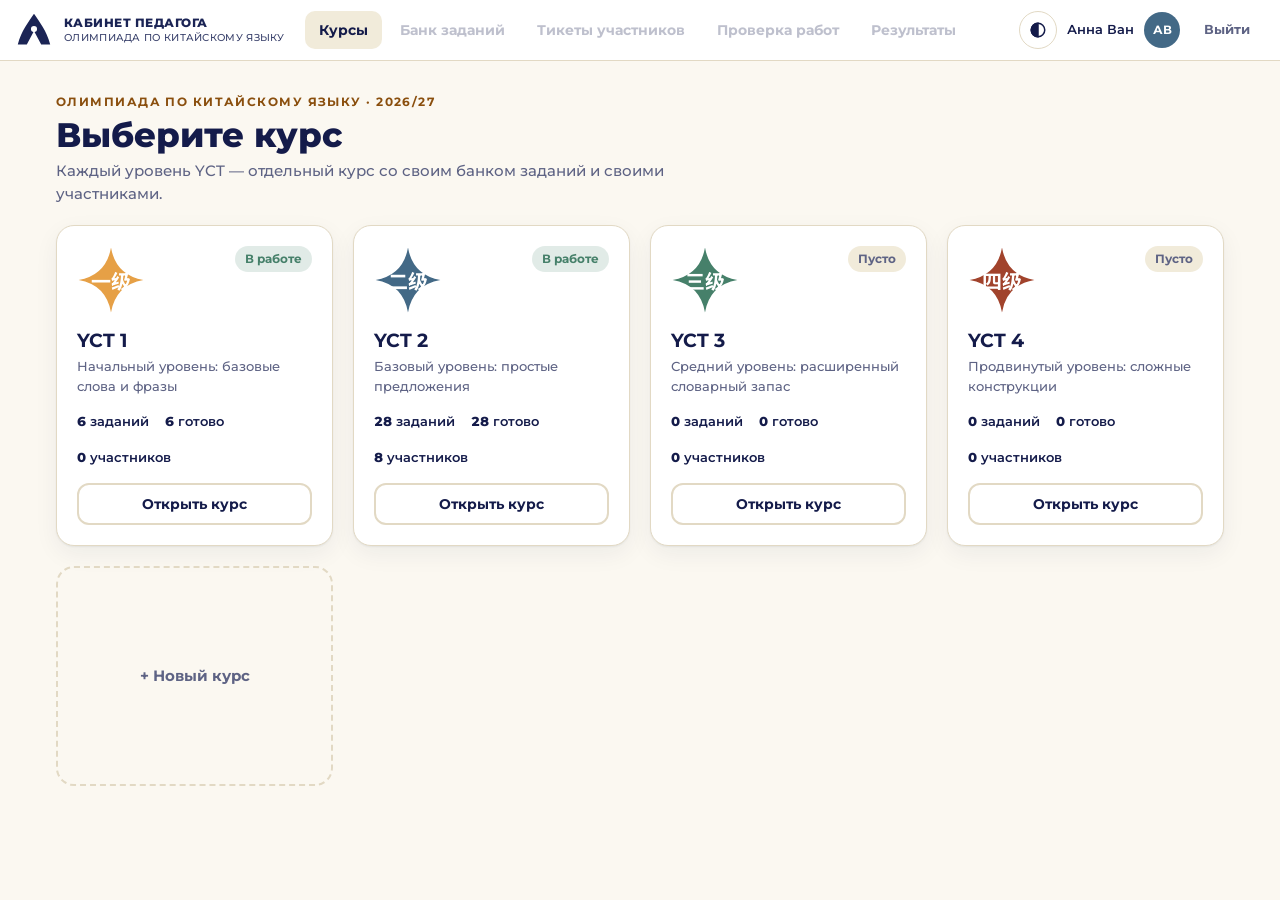
<file: teacher.html>
<!doctype html>
<meta charset="utf-8">
<meta name="viewport" content="width=device-width,initial-scale=1,viewport-fit=cover">
<title>Кабинет педагога олимпиады</title>
<link rel="preconnect" href="https://fonts.googleapis.com">
<link rel="preconnect" href="https://fonts.gstatic.com" crossorigin>
<link rel="stylesheet" href="https://fonts.googleapis.com/css2?family=Montserrat:wght@400;500;600;700;800&family=Noto+Sans+SC:wght@400;500;700&display=swap">
<style>
/* Сторона педагога. Палитра и токены те же, что в olympiad.html; окно участника не копируется, а открывается во фрейме (см. «предпросмотр»). */
:root{
  --bg:#FBF8F1; --surface:#FFFFFF; --sand:#F1EBDA; --ink:#141B4A; --muted:#5E6384; --line:#E2D9C4;
  --gold:#E6A046; --gold-ink:#8A4F0E; --gold-tint:#FBEBD0; --btn-ink:#1B2455;
  --solid:#1B2455; --on-solid:#F6F0DF; --panel:#1B2455; --on-panel:#F6F0DF;
  --red:#A1432C; --green:#46806A; --slate:#436986; --mark:#1B2455; --imgbg:#F1EBDA;
  --shadow:0 1px 2px rgba(20,27,74,.06),0 8px 24px rgba(20,27,74,.06);
  --m0:#E6A046; --m1:#C25A3E; --m2:#46806A; --m3:#5B86A8; --m4:#8A6BB0;
  --font-ui:'Montserrat','Segoe UI',system-ui,sans-serif;
  --font-zh:'Noto Sans SC','PingFang SC','Microsoft YaHei',sans-serif;
}
@media (prefers-color-scheme:dark){:root:not([data-theme="light"]){
  --bg:#0C1131; --surface:#151C47; --sand:#1D2554; --ink:#F4EFE0; --muted:#A7ADCB; --line:#2B3569;
  --gold-ink:#F0B766; --gold-tint:rgba(230,160,70,.15); --solid:#E6A046; --on-solid:#1B2455;
  --panel:#080C26; --mark:#F4EFE0; --shadow:0 8px 24px rgba(0,0,0,.35); color-scheme:dark}}
:root[data-theme="dark"]{
  --bg:#0C1131; --surface:#151C47; --sand:#1D2554; --ink:#F4EFE0; --muted:#A7ADCB; --line:#2B3569;
  --gold-ink:#F0B766; --gold-tint:rgba(230,160,70,.15); --solid:#E6A046; --on-solid:#1B2455;
  --panel:#080C26; --mark:#F4EFE0; --shadow:0 8px 24px rgba(0,0,0,.35); color-scheme:dark}

*{box-sizing:border-box}
[hidden]{display:none!important}
body{margin:0;background:var(--bg);color:var(--ink);font:500 15px/1.5 var(--font-ui)}
h1,h2,h3,p{margin:0}
h1,h2,h3{text-wrap:balance}
button,input,select,textarea{font:inherit;color:inherit}
button{cursor:pointer}
:focus-visible{outline:3px solid var(--gold);outline-offset:2px}
.zh{font-family:var(--font-zh)}
.wrap{width:100%;max-width:1200px;margin-inline:auto;padding-inline:16px}
.eyebrow{font-size:12px;font-weight:700;letter-spacing:.12em;text-transform:uppercase;color:var(--gold-ink)}
.muted{color:var(--muted)}
.hint{font-size:13px;color:var(--muted)}

.btn{display:inline-flex;align-items:center;justify-content:center;gap:8px;min-height:42px;padding:0 18px;border-radius:12px;border:2px solid transparent;font-weight:700;font-size:14px;background:transparent;white-space:nowrap;text-decoration:none}
.btn-primary{background:var(--gold);color:var(--btn-ink)}
.btn-primary:hover{filter:brightness(1.06)}
.btn-line{border-color:var(--line);background:var(--surface)}
.btn-line:hover{border-color:var(--ink)}
.btn-quiet{color:var(--muted);padding:0 10px}
.btn-quiet:hover{color:var(--ink)}
.btn.sm{min-height:34px;padding:0 12px;font-size:13px;border-radius:10px}
.btn.danger:hover{border-color:var(--red);color:var(--red)}
.btn[disabled]{opacity:.4;cursor:not-allowed}
.icon-btn{width:38px;height:38px;border-radius:50%;border:1px solid var(--line);background:var(--surface);display:grid;place-items:center;flex:none}
.logo{display:flex;align-items:center;gap:12px;color:var(--mark);text-decoration:none}
.logo svg{width:36px;height:36px;flex:none}
.logo b{display:block;font-size:12px;font-weight:800;letter-spacing:.04em;line-height:1.2;text-transform:uppercase}
.logo span{display:block;font-size:10px;font-weight:500;letter-spacing:.03em;line-height:1.3;text-transform:uppercase;opacity:.85}
.input,.in{border:2px solid var(--line);border-radius:10px;background:var(--surface);color:var(--ink);padding:0 12px;font-weight:600;font-size:14px;min-height:40px;width:100%;min-width:0}
.input{height:52px;border-radius:12px;font-size:16px;padding:0 16px}
textarea.in{padding:10px 12px;line-height:1.5;resize:vertical;min-height:64px}
.in.zh{font-family:var(--font-ui),var(--font-zh);font-size:15px}
.in::placeholder,.input::placeholder{color:var(--muted);font-weight:500}
.in:focus,.input:focus{outline:none;border-color:var(--gold);box-shadow:0 0 0 3px var(--gold-tint)}
.pill{display:inline-flex;align-items:center;gap:6px;font-size:12px;font-weight:700;padding:4px 10px;border-radius:999px;white-space:nowrap;background:var(--sand);color:var(--muted)}
.pill.ok{background:rgba(70,128,106,.16);color:var(--green)}
.pill.draft{background:var(--gold-tint);color:var(--gold-ink)}
.pill.type{background:var(--sand);color:var(--ink)}
.chip{min-height:34px;padding:0 14px;border-radius:999px;border:1px solid var(--line);background:var(--surface);font-weight:600;font-size:13px}
.chip[aria-pressed="true"]{background:var(--solid);color:var(--on-solid);border-color:var(--solid)}

/* ---------- вход ---------- */
.auth{display:grid;grid-template-columns:minmax(0,1.05fr) minmax(0,1fr);min-height:100vh;min-height:100dvh}
.auth-art{position:relative;background:var(--panel);color:var(--on-panel);padding:40px clamp(24px,5vw,64px) 0;display:flex;flex-direction:column;gap:36px;overflow:hidden}
.auth-art .logo{color:var(--on-panel)}
.auth-art h1{font-size:clamp(30px,3.6vw,48px);line-height:1.1;font-weight:800;letter-spacing:-.01em;max-width:13ch}
.auth-art p{max-width:40ch;opacity:.85}
.zh-mark{font-family:var(--font-zh);font-weight:700;color:var(--gold);font-size:15px;letter-spacing:.3em}
.band{margin-top:auto;height:210px;margin-inline:calc(-1 * clamp(24px,5vw,64px))}
.band svg{display:block;width:100%;height:100%}
.auth-form{display:grid;place-items:center;padding:40px 16px}
.auth-card{width:100%;max-width:400px;display:flex;flex-direction:column;gap:20px}
.auth-card h2{font-size:28px;font-weight:800;line-height:1.15}
.field{display:flex;flex-direction:column;gap:6px;min-width:0}
.field>label,.field>.lab{font-size:13px;font-weight:600}
.pw{position:relative}
.pw .input{padding-right:92px}
.pw button{position:absolute;right:6px;top:6px;height:40px;padding:0 12px;border:0;background:transparent;font-size:13px;font-weight:600;color:var(--gold-ink)}

/* ---------- каркас кабинета ---------- */
.topbar{position:sticky;top:0;z-index:20;background:var(--surface);border-bottom:1px solid var(--line)}
.topbar .bar{display:flex;align-items:center;gap:20px;min-height:60px;padding-inline:16px}
.tabs{display:flex;gap:4px;flex:1;min-width:0;overflow-x:auto}
.tab{min-height:38px;padding:0 14px;border-radius:10px;border:0;background:transparent;font-weight:700;font-size:14px;color:var(--muted);white-space:nowrap}
.tab:hover:not([disabled]){color:var(--ink)}
.tab[aria-current="true"]{background:var(--sand);color:var(--ink)}
.tab[disabled]{opacity:.4;cursor:not-allowed}
.crs{display:flex;align-items:center;gap:8px;font-size:13px;font-weight:700;padding:6px 12px;border-radius:999px;background:var(--gold-tint);color:var(--gold-ink);white-space:nowrap}
.who{display:flex;align-items:center;gap:10px;font-size:13px;font-weight:600;white-space:nowrap}
.ava{width:36px;height:36px;border-radius:50%;background:var(--slate);color:#fff;display:grid;place-items:center;font-weight:700;font-size:12px;flex:none}
.page{padding-block:32px 64px}
.head{display:flex;justify-content:space-between;align-items:flex-end;gap:16px;flex-wrap:wrap;margin-bottom:20px}
.head h1{font-size:clamp(24px,3vw,34px);font-weight:800;line-height:1.1;margin-top:6px}
.head p{color:var(--muted);max-width:64ch;margin-top:6px}
.empty{border:2px dashed var(--line);border-radius:18px;padding:40px 20px;text-align:center;color:var(--muted)}
.empty b{display:block;color:var(--ink);font-size:17px;margin-bottom:4px}

/* ---------- курсы ---------- */
.courses{display:grid;grid-template-columns:repeat(auto-fill,minmax(270px,1fr));gap:20px}
.ccard{background:var(--surface);border:1px solid var(--line);border-radius:18px;padding:20px;display:flex;flex-direction:column;gap:16px;box-shadow:var(--shadow);min-width:0;text-align:left}
.ccard.new{box-shadow:none;background:transparent;border:2px dashed var(--line);align-items:center;justify-content:center;color:var(--muted);font-weight:700;min-height:220px}
.ccard.new:hover{border-color:var(--gold);color:var(--gold-ink)}
.ccard h3{font-size:19px;font-weight:700;line-height:1.2}
.ccard .sub{font-size:13px;color:var(--muted);margin-top:4px}
.c-top{display:flex;justify-content:space-between;align-items:flex-start;gap:12px}
.dia{width:68px;height:68px;flex:none;position:relative}
.dia svg{position:absolute;inset:0;width:100%;height:100%}
.dia span{position:absolute;inset:0;display:grid;place-items:center;font:700 20px var(--font-zh);color:#fff;white-space:nowrap}
.meta{display:flex;gap:16px;flex-wrap:wrap;font-size:13px;font-weight:600;font-variant-numeric:tabular-nums}
.meta b{font-weight:800}
.ccard .btn{margin-top:auto}

/* ---------- банк заданий ---------- */
.tools{display:flex;gap:12px;flex-wrap:wrap;align-items:center;margin-bottom:14px}
.tools .in{max-width:320px}
.filters{display:flex;gap:8px;flex-wrap:wrap}
.qlist{display:flex;flex-direction:column;gap:8px}
.qrow{display:grid;grid-template-columns:34px 178px minmax(0,1fr) 112px 104px auto;gap:14px;align-items:center;background:var(--surface);border:1px solid var(--line);border-radius:14px;padding:10px 12px 10px 14px}
.qrow:hover{border-color:var(--muted)}
.qrow .n{font-weight:800;color:var(--muted);font-variant-numeric:tabular-nums}
.qmain{min-width:0;text-align:left;border:0;background:transparent;padding:0}
.qmain b{display:block;font-weight:600;white-space:nowrap;overflow:hidden;text-overflow:ellipsis}
.qmain span{display:block;font-size:13px;color:var(--muted);white-space:nowrap;overflow:hidden;text-overflow:ellipsis;font-family:var(--font-ui),var(--font-zh)}
.qrow .pts{font-size:13px;font-weight:700;font-variant-numeric:tabular-nums;white-space:nowrap}
.qacts{display:flex;gap:4px}
.warn-dot{color:var(--red);font-weight:700}

/* ---------- тикеты ---------- */
.tgrid{display:grid;grid-template-columns:340px minmax(0,1fr);gap:20px;align-items:start}
.card{background:var(--surface);border:1px solid var(--line);border-radius:16px;padding:18px;display:flex;flex-direction:column;gap:14px;min-width:0}
.card>h3{font-size:16px;font-weight:800}
.row2{display:grid;grid-template-columns:1fr 1fr;gap:12px}
.ttable{width:100%;border-collapse:collapse;font-size:14px}
.ttable th{font-size:12px;font-weight:700;letter-spacing:.06em;text-transform:uppercase;color:var(--muted);text-align:left;padding:8px 10px;border-bottom:2px solid var(--line);white-space:nowrap}
.ttable td{padding:8px 10px;border-bottom:1px solid var(--line);vertical-align:middle}
.ttable .mono{font:600 14px ui-monospace,SFMono-Regular,Menlo,monospace;white-space:nowrap}
.tscroll{overflow-x:auto}
.cards{display:none}

/* ---------- редактор ---------- */
.ed{display:grid;grid-template-columns:minmax(0,1fr) minmax(380px,45%);height:calc(100vh - 61px);height:calc(100dvh - 61px)}
.ed-left{overflow:auto;min-width:0}
.ed-head{position:sticky;top:0;z-index:5;background:var(--bg);border-bottom:1px solid var(--line);padding:10px 16px;display:flex;align-items:center;gap:12px;flex-wrap:wrap}
.ed-head h2{font-size:17px;font-weight:800;flex:1;min-width:0;white-space:nowrap;overflow:hidden;text-overflow:ellipsis}
.saved{font-size:12px;color:var(--muted);font-weight:600;display:flex;align-items:center;gap:6px;white-space:nowrap}
.saved::before{content:"";width:8px;height:8px;border-radius:50%;background:var(--green)}
.saved.saving::before{background:var(--gold)}
.saved.err{color:var(--red)}.saved.err::before{background:var(--red)}
.ed-form{padding:16px;display:flex;flex-direction:column;gap:14px;max-width:820px}
.issues{border:1px solid var(--red);border-radius:12px;padding:10px 14px;font-size:13px;font-weight:600;color:var(--red);background:color-mix(in srgb,var(--red) 7%,var(--surface))}
.issues ul{margin:0;padding-left:18px}
.grid2{display:grid;grid-template-columns:minmax(0,2fr) minmax(0,1fr);gap:12px}
.rows{display:flex;flex-direction:column;gap:8px}
.rw{display:flex;align-items:center;gap:8px;min-width:0}
.rw .num{flex:none;width:26px;height:26px;border-radius:50%;display:grid;place-items:center;font-size:12px;font-weight:800;background:var(--sand)}
.rw .num.c{background:color-mix(in srgb,var(--c) 25%,var(--surface));border:2px solid var(--c)}
.it{display:flex;gap:6px;flex:1;min-width:0;align-items:center}
.it .in:first-of-type{flex:1.3}
.it .in{flex:1}
.it-img{flex:none;width:52px;height:40px;border-radius:8px;border:2px dashed var(--line);background:var(--imgbg);display:grid;place-items:center;overflow:hidden;padding:0;color:#5E6384}
.it-img.on{border-style:solid;border-color:var(--gold)}
.it-img svg,.it-img img{width:100%;height:100%;display:block;object-fit:cover}
.it-img .ph{width:20px;height:20px}
.it-img.big{width:120px;height:90px;position:relative}
.it-img .pscene{position:absolute;inset:0}
.x{flex:none;width:32px;height:32px;border-radius:8px;border:1px solid var(--line);background:var(--surface);display:grid;place-items:center;color:var(--muted);font-size:15px;line-height:1;padding:0}
.x:hover:not([disabled]){border-color:var(--ink);color:var(--ink)}
.x[disabled]{opacity:.3;cursor:not-allowed}
.okc{flex:none;display:grid;place-items:center;width:32px;height:32px}
.okc input{width:20px;height:20px;accent-color:var(--green);cursor:pointer}
.aud{flex:none;display:inline-flex;align-items:center;gap:6px;min-height:32px;padding:0 10px;border-radius:999px;border:1px solid var(--line);background:var(--surface);font-size:12px;font-weight:700;white-space:nowrap;max-width:190px}
.aud.on{border-color:var(--gold);background:var(--gold-tint);color:var(--gold-ink)}
.aud span{overflow:hidden;text-overflow:ellipsis}
.arrow{flex:none;color:var(--muted);font-weight:700}
.rw>.in.pt{flex:none;width:68px;padding:0 6px;text-align:center}
.note{font-size:12px;color:var(--muted);line-height:1.45;margin:0}
.gapl{display:flex;flex-direction:column;gap:8px}
.gapl .tag{flex:none;min-width:90px;max-width:150px;padding:4px 10px;border-radius:8px;background:var(--gold-tint);color:var(--gold-ink);font:600 15px var(--font-ui),var(--font-zh);overflow:hidden;text-overflow:ellipsis;white-space:nowrap}
/* сцена: точки и зоны */
.sc{position:relative;width:100%;border-radius:12px;overflow:hidden;border:2px solid var(--line);background:#F1EBDA;user-select:none;-webkit-user-select:none;touch-action:none}
.sc .pscene{position:absolute;inset:0;width:100%;height:100%;display:block}
.sc-z{position:absolute;inset:0;width:100%;height:100%;pointer-events:none}
.sc-z polygon{fill:rgba(230,160,70,.25);stroke:#1B2455;stroke-width:2;stroke-dasharray:6 4;vector-effect:non-scaling-stroke}
.sc-pt,.sc-v,.sc-m,.sc-n{position:absolute;transform:translate(-50%,-50%);border-radius:50%;display:grid;place-items:center}
.sc-pt{width:28px;height:28px;background:var(--c);border:3px solid #fff;box-shadow:0 0 0 2px #1B2455;color:#fff;font-size:12px;font-weight:800;cursor:grab}
.sc-v{width:16px;height:16px;background:#fff;border:3px solid #1B2455;cursor:grab}
.sc-m{width:12px;height:12px;background:#E6A046;border:2px solid #fff;opacity:.75;cursor:copy}
.sc-n{width:24px;height:24px;background:#1B2455;color:#F6F0DF;font-size:12px;font-weight:800;pointer-events:none}
/* блок «Оформление»: разметку присылает окно участника */
.tune-host .grp{margin-bottom:12px}
.tune-host .grp:last-child{margin-bottom:0}
.tune-host .lab{font-size:12px;font-weight:700;margin-bottom:6px}
.tune-host .note,.tune-host .mhint,.tune-host .audnote{font-size:12px;color:var(--muted);margin:6px 0 0;line-height:1.45}
.seg{display:flex;border:1px solid var(--line);border-radius:10px;overflow:hidden;background:var(--surface);max-width:460px}
.seg button{flex:1;min-height:34px;border:0;border-right:1px solid var(--line);background:transparent;font-size:12px;font-weight:600;padding:0 8px;white-space:nowrap}
.seg button:last-child{border-right:0}
.seg button[aria-pressed="true"]{background:var(--solid);color:var(--on-solid)}
.seg button[disabled]{opacity:.35;cursor:not-allowed}

/* ---------- предпросмотр: фрейм с olympiad.html ---------- */
.pv{display:flex;flex-direction:column;min-width:0;min-height:0;background:var(--sand);border-left:1px solid var(--line)}
.pv.full{position:fixed;inset:0;z-index:40;border:0}
.pv-bar{display:flex;align-items:center;gap:10px;flex-wrap:wrap;padding:10px 12px;background:var(--surface);border-bottom:1px solid var(--line)}
.pv-bar b{font-size:13px;font-weight:800;flex:1;min-width:120px}
.pv-bar .seg{flex:none}
.pv-view{flex:1;min-height:0;display:grid;place-items:center;padding:14px;overflow:hidden}
.pv-frame{position:relative;border-radius:12px;overflow:hidden;box-shadow:0 0 0 1px var(--line),var(--shadow);background:var(--bg);flex:none}
.pv.phone .pv-frame{border-radius:26px;box-shadow:0 0 0 8px var(--solid),var(--shadow)}
.pv-frame iframe{position:absolute;left:0;top:0;border:0;transform-origin:0 0;display:block}
.pv-foot{display:flex;gap:12px;align-items:center;justify-content:space-between;flex-wrap:wrap;padding:8px 12px;background:var(--surface);border-top:1px solid var(--line);font-size:12px;font-weight:600;color:var(--muted)}
.fit{display:inline-flex;align-items:center;gap:6px;color:var(--green)}
.fit::before{content:"";width:8px;height:8px;border-radius:50%;background:currentColor}
.fit.bad{color:var(--red)}
.pv-open{display:none}

/* ---------- критерии ручной проверки (редактор) ---------- */
.crit{display:flex;flex-direction:column;gap:6px;padding:10px;border:1px solid var(--line);border-radius:12px;background:var(--bg)}
.pill.bad{background:color-mix(in srgb,var(--red) 16%,transparent);color:var(--red)}
.tab .cnt{display:inline-grid;place-items:center;min-width:20px;height:20px;padding:0 6px;margin-left:6px;border-radius:999px;background:var(--gold);color:var(--btn-ink);font-size:11px;font-weight:800;font-variant-numeric:tabular-nums}

/* ---------- проверка работ ---------- */
.wrow{display:grid;grid-template-columns:86px 190px minmax(0,1fr) 128px 84px auto;gap:14px;align-items:center;background:var(--surface);border:1px solid var(--line);border-radius:14px;padding:10px 12px 10px 14px}
.wrow:hover{border-color:var(--muted)}
.wrow .code{font:700 14px ui-monospace,SFMono-Regular,Menlo,monospace;white-space:nowrap}
.rv{display:grid;grid-template-columns:minmax(0,1fr) 400px;gap:20px;align-items:start}
.rv-main{display:flex;flex-direction:column;gap:14px;min-width:0}
.rv-form{position:sticky;top:77px;max-height:calc(100dvh - 93px);overflow:auto}
.rv-zh{font:500 24px/1.4 var(--font-zh)}
.ans-text{font:500 20px/1.8 var(--font-ui),var(--font-zh);white-space:pre-wrap;overflow-wrap:anywhere;background:var(--bg);border:1px solid var(--line);border-radius:12px;padding:14px 16px}
.ans-files{display:flex;gap:12px;flex-wrap:wrap}
.ans-files span{width:176px;height:132px;border-radius:10px;border:2px solid var(--line);background:var(--imgbg);overflow:hidden;display:block}
.ans-files svg,.ans-files img{width:100%;height:100%;display:block;object-fit:cover}
.rqs{display:flex;flex-wrap:wrap;gap:8px;align-items:center;font-size:13px;font-weight:600}
.rq{padding:2px 10px;border-radius:8px;font:500 17px/1.5 var(--font-zh);background:var(--sand)}
.rq.ok{background:rgba(70,128,106,.18)}
.rq.no{background:color-mix(in srgb,var(--red) 16%,transparent);text-decoration:line-through}
.rplayer{display:flex;align-items:center;gap:14px;padding:10px 16px 10px 10px;border-radius:16px;background:var(--sand)}
.rplayer .pb{flex:none;width:48px;height:48px;border-radius:50%;border:0;background:var(--solid);color:var(--on-solid);display:grid;place-items:center;font-size:16px;padding:0}
.rplayer .trk{flex:1;height:8px;border-radius:4px;background:color-mix(in srgb,var(--ink) 18%,transparent);overflow:hidden;cursor:pointer}
.rplayer .trk i{display:block;height:100%;width:0;background:var(--gold)}
.rplayer .tm{font-size:13px;font-weight:700;font-variant-numeric:tabular-nums;white-space:nowrap}
.cr{border-top:1px solid var(--line);padding-top:12px;display:flex;flex-direction:column;gap:8px}
.cr-h{display:flex;justify-content:space-between;gap:10px;font-weight:700}
.cr-h .muted{font-weight:600;font-size:13px;white-space:nowrap}
.cr .note{white-space:pre-wrap}
.marks{display:flex;flex-wrap:wrap;gap:6px}
.marks button{min-width:44px;height:40px;padding:0 8px;border-radius:10px;border:2px solid var(--line);background:var(--surface);font-weight:700;font-variant-numeric:tabular-nums}
.marks button:hover{border-color:var(--muted)}
.marks button[aria-pressed="true"]{background:var(--solid);color:var(--on-solid);border-color:var(--solid)}
.total{display:flex;justify-content:space-between;align-items:baseline;border-top:2px solid var(--line);padding-top:12px;font-weight:800;font-size:18px;font-variant-numeric:tabular-nums}

/* ---------- результаты проверки ---------- */
.stats{display:grid;grid-template-columns:repeat(auto-fit,minmax(170px,1fr));gap:12px;margin-bottom:20px}
.stat{background:var(--surface);border:1px solid var(--line);border-radius:14px;padding:14px 16px}
.stat b{display:block;font-size:26px;font-weight:800;line-height:1.15;font-variant-numeric:tabular-nums}
.stat span{font-size:12px;font-weight:600;color:var(--muted)}
.pbar{height:6px;border-radius:3px;background:var(--sand);overflow:hidden;margin-top:8px}
.pbar i{display:block;height:100%;background:var(--gold)}
.ttable th small{display:block;font-weight:600;letter-spacing:0;text-transform:none}
.ttable .numc{text-align:center;font-variant-numeric:tabular-nums}
.rscroll{overflow:auto;max-height:calc(100dvh - 150px);border:1px solid var(--line);border-radius:12px}
.rt{border-collapse:separate;border-spacing:0;font-size:13px;width:100%}
.rt th,.rt td{padding:5px 4px;border-bottom:1px solid var(--line);text-align:center;white-space:nowrap;font-variant-numeric:tabular-nums;background:var(--surface)}
.rt thead th{position:sticky;top:0;z-index:2;font-size:12px;font-weight:800;vertical-align:bottom;border-bottom:2px solid var(--line)}
.rt th small{display:block;font-size:10px;font-weight:600;color:var(--muted)}
.rt .man{background:color-mix(in srgb,var(--gold) 9%,var(--surface))}
.rt .sum{font-weight:800;border-left:2px solid var(--line);padding-inline:10px}
.rt .who{position:sticky;left:0;z-index:1;text-align:left;padding:5px 12px;border-right:2px solid var(--line);max-width:190px;overflow:hidden;text-overflow:ellipsis}
.rt thead .who{z-index:3}
.rt .who .mono{font:600 11px ui-monospace,SFMono-Regular,Menlo,monospace;color:var(--muted)}
.rt tfoot td{font-weight:700;color:var(--muted);border-bottom:0;border-top:1px solid var(--line);font-size:12px}
.rt tfoot tr:first-child td{border-top:2px solid var(--line)}
.sc-b{min-width:32px;height:28px;padding:0 5px;border-radius:8px;border:1px solid transparent;background:transparent;font-weight:700;font-size:13px;font-variant-numeric:tabular-nums}
.sc-b:hover{border-color:var(--ink)}
.sc-b.f{background:rgba(70,128,106,.2)}
.sc-b.p{background:var(--gold-tint)}
.sc-b.z{background:color-mix(in srgb,var(--red) 16%,transparent)}
.sc-b.s,.sc-b.new{color:var(--muted);border:1px dashed var(--muted)}
.sc-b.part{border:2px solid var(--gold)}
.sc-b.redo{border:2px solid var(--red);color:var(--red)}
.lg{display:flex;flex-wrap:wrap;gap:6px 16px;font-size:12px;color:var(--muted);font-weight:600;align-items:center}
.lg .sc-b{pointer-events:none;height:22px;min-width:26px;font-size:12px;margin-right:4px;color:var(--ink)}
.cavg{display:grid;grid-template-columns:minmax(0,1fr) minmax(80px,200px) 92px;gap:12px;align-items:center;font-size:14px}
.cavg .pbar{margin:0}
.cavg span:last-child{text-align:right;font-weight:700;font-variant-numeric:tabular-nums;white-space:nowrap}
.dl{display:grid;grid-template-columns:minmax(0,1fr) auto;gap:6px 16px;margin:0;font-size:14px}
.dl dd{margin:0;font-weight:700;font-variant-numeric:tabular-nums;text-align:right}

/* модалка */
.backdrop{position:fixed;inset:0;z-index:60;background:rgba(10,14,45,.55);display:grid;place-items:center;padding:16px}
.modal{background:var(--surface);border-radius:20px;max-width:560px;width:100%;max-height:calc(100dvh - 32px);overflow:auto;padding:24px;display:flex;flex-direction:column;gap:16px;box-shadow:0 24px 64px rgba(0,0,0,.35)}
.modal h3{font-size:21px;font-weight:800}
.modal .row{display:flex;gap:10px;justify-content:flex-end;flex-wrap:wrap}
.types{display:grid;grid-template-columns:repeat(2,minmax(0,1fr));gap:8px}
.types button{text-align:left;padding:10px 12px;border-radius:12px;border:2px solid var(--line);background:var(--surface)}
.types button:hover{border-color:var(--gold);background:var(--gold-tint)}
.types b{display:block;font-size:14px}
.types span{display:block;font-size:12px;color:var(--muted);line-height:1.35}
.pics{display:grid;grid-template-columns:repeat(auto-fill,minmax(84px,1fr));gap:8px}
.pics button{aspect-ratio:4/3;border-radius:10px;border:2px solid var(--line);background:var(--imgbg);padding:0;overflow:hidden;position:relative}
.pics button:hover{border-color:var(--gold)}
.pics svg{width:100%;height:100%;display:block}

@media (max-width:1000px){
  .ed{grid-template-columns:minmax(0,1fr)}
  .pv:not(.full){display:none}
  .pv-open{display:inline-flex}
  .tgrid,.rv{grid-template-columns:minmax(0,1fr)}
  .rv-form{position:static;max-height:none}
}
@media (max-width:760px){
  .auth{grid-template-columns:minmax(0,1fr)}
  .auth-art{padding-top:28px;gap:20px}.band{height:84px}.auth-art h1{max-width:none}
  .qrow{grid-template-columns:28px minmax(0,1fr) auto;row-gap:6px}
  .qrow .qmain{grid-column:2/-1;grid-row:2}
  .qrow .pts{display:none}
  .qrow .qacts{grid-column:1/-1;justify-content:flex-end}
  .wrow{grid-template-columns:auto minmax(0,1fr) auto;row-gap:6px}
  .wrow .qmain{grid-column:1/-1;grid-row:2}
  .wrow .pts{display:none}
  .wrow .qacts{grid-column:1/-1;justify-content:flex-end}
  .cavg{grid-template-columns:minmax(0,1fr) 92px}.cavg .pbar{display:none}
  .logo div,.who>div,.crs{display:none}
  .grid2,.row2,.types{grid-template-columns:minmax(0,1fr)}
  .it{flex-wrap:wrap}
}
@media (prefers-reduced-motion:reduce){*{transition:none!important}}
@media print{
  body{background:#fff;color:#000}
  #app,#s-auth,.backdrop{display:none!important}
  .cards{display:grid;grid-template-columns:1fr 1fr;gap:0}
  .tk{border:1px dashed #888;padding:14px 16px;break-inside:avoid;font:500 12px/1.5 var(--font-ui)}
  .tk h4{margin:0 0 6px;font-size:13px}
  .tk dl{display:grid;grid-template-columns:auto 1fr;gap:2px 12px;margin:6px 0 0}
  .tk dt{color:#555}.tk dd{margin:0;font:700 15px ui-monospace,Menlo,monospace}
}
/* редактор текста вопроса: начертание, размер, цвет, выравнивание */
.rte{border:2px solid var(--line);border-radius:10px;background:var(--surface);overflow:hidden;min-width:0}
.rte:focus-within{border-color:var(--gold);box-shadow:0 0 0 3px var(--gold-tint)}
.rte-bar{display:flex;gap:2px;flex-wrap:wrap;align-items:center;padding:5px 6px;border-bottom:1px solid var(--line);background:var(--bg)}
.rte-bar button{min-width:30px;height:28px;border-radius:6px;border:1px solid transparent;background:transparent;font-size:12px;font-weight:700;padding:0 7px;white-space:nowrap}
.rte-bar button:hover{border-color:var(--line);background:var(--surface)}
.rte-bar button[aria-pressed="true"]{background:var(--solid);color:var(--on-solid)}
.rte-bar .sep{width:1px;height:18px;background:var(--line);margin:0 4px}
.rte-bar .sw{min-width:28px;padding:0}
.rte-bar .ic{padding:0;display:grid;place-items:center}
.rte-bar .ic svg{width:16px;height:16px;display:block}
.rte-bar .sw::before{content:"";display:block;width:14px;height:14px;border-radius:50%;background:var(--sw);margin:auto}
.rte-ed{min-height:44px;padding:9px 12px;outline:none;font-weight:500;font-size:14px;line-height:1.5;overflow-wrap:anywhere}
.rte-ed.zh{font-family:var(--font-ui),var(--font-zh);font-size:18px;font-weight:500}
.rte-ed.mini{min-height:40px;padding:7px 12px;font-size:15px;font-weight:500;line-height:1.45}
.rte-ed.mini b{font-weight:800}
.rte-bar.float{position:fixed;z-index:30;border:1px solid var(--line);border-radius:10px;box-shadow:var(--shadow);background:var(--surface);flex-wrap:nowrap}
.rte-ed:empty::before{content:attr(data-ph);color:var(--muted);font-weight:500}
</style>

<div id="sprite"></div>

<div id="s-auth" class="auth" hidden>
  <aside class="auth-art">
    <a class="logo" href="#" aria-label="Центр социальных компетенций">
      <svg viewBox="0 0 40 40" aria-hidden="true"><path d="M20 2C26 11 34 21 38 36H28L20 21 12 36H2C6 21 14 11 20 2Z" fill="currentColor"/><circle cx="20" cy="19" r="3.4" fill="var(--panel)"/></svg>
      <div><b>Центр социальных<br>компетенций</b><span>дополнительного образования «Сириус»</span></div>
    </a>
    <div style="display:flex;flex-direction:column;gap:16px">
      <div class="zh-mark">汉语 · 奥林匹克</div>
      <h1>Олимпиада по китайскому языку</h1>
      <p>Кабинет педагога: задания, оформление окна участника, доступы для участников и проверка работ.</p>
    </div>
    <div class="band" id="band"></div>
  </aside>
  <main class="auth-form">
    <form class="auth-card" id="loginForm" novalidate>
      <div class="eyebrow">Кабинет педагога</div>
      <h2>Вход для педагогов</h2>
      <div class="field"><label for="lg">Логин или e-mail</label><input class="input" id="lg" autocomplete="username" value="teacher@sirius.demo"></div>
      <div class="field"><label for="pw">Пароль</label>
        <div class="pw"><input class="input" id="pw" type="password" autocomplete="current-password" value="demo1234"><button type="button" id="pwToggle">Показать</button></div>
      </div>
      <button class="btn btn-primary" type="submit" style="min-height:52px;font-size:15px">Войти</button>
      <p class="hint">Вход по учётной записи Moodle с ролью педагога. Участники входят на отдельной странице по логину и паролю из тикета.</p>
    </form>
  </main>
</div>

<div id="app" hidden>
  <header class="topbar"><div class="bar">
    <a class="logo" href="#/courses" aria-label="Центр социальных компетенций">
      <svg viewBox="0 0 40 40" aria-hidden="true"><path d="M20 2C26 11 34 21 38 36H28L20 21 12 36H2C6 21 14 11 20 2Z" fill="currentColor"/><circle cx="20" cy="19" r="3.4" fill="var(--surface)"/></svg>
      <div><b>Кабинет педагога</b><span>Олимпиада по китайскому языку</span></div>
    </a>
    <nav class="tabs" id="tabs" aria-label="Разделы">
      <button class="tab" data-go="courses">Курсы</button>
      <button class="tab" data-go="bank">Банк заданий</button>
      <button class="tab" data-go="tickets">Тикеты участников</button>
      <button class="tab" data-go="review">Проверка работ<span class="cnt" id="rvCnt" hidden></span></button>
      <button class="tab" data-go="results">Результаты</button>
    </nav>
    <span class="crs" id="crs" hidden></span>
    <div class="who">
      <button class="icon-btn" id="themeBtn" aria-label="Переключить тему"><svg width="18" height="18" viewBox="0 0 24 24" fill="none" stroke="currentColor" stroke-width="2"><circle cx="12" cy="12" r="9"/><path d="M12 3a9 9 0 0 0 0 18z" fill="currentColor"/></svg></button>
      <div>Анна Ван</div><span class="ava">АВ</span>
      <button class="btn btn-quiet sm" id="logout">Выйти</button>
    </div>
  </div></header>

  <main class="wrap page" id="s-courses" hidden></main>
  <main class="wrap page" id="s-bank" hidden></main>
  <main class="wrap page" id="s-tickets" hidden></main>
  <main class="wrap page" id="s-review" hidden></main>
  <main class="wrap page" id="s-results" hidden></main>

  <main class="ed" id="s-edit" hidden>
    <div class="ed-left">
      <div class="ed-head">
        <button class="btn btn-line sm" data-go="bank">← Банк</button>
        <h2 id="edTitle"></h2>
        <span class="saved" id="edSaved">Сохранено</span>
        <div class="seg" id="edStatus" role="group" aria-label="Состояние задания"><button data-v="draft">Черновик</button><button data-v="ready">Готово</button></div>
        <button class="btn btn-primary sm pv-open" id="pvOpen">Превью</button>
      </div>
      <div class="ed-form" id="edForm"></div>
    </div>
    <aside class="pv" id="pv" aria-label="Предпросмотр окна участника">
      <div class="pv-bar">
        <b>Так увидит участник</b>
        <div class="seg" id="pvDev" role="group" aria-label="Устройство"><button data-v="desk" aria-pressed="true">Компьютер</button><button data-v="phone" aria-pressed="false">Телефон</button></div>
        <button class="btn btn-line sm" id="pvTheme" title="Тема окна участника">Тема</button>
        <button class="btn btn-line sm" id="pvReset" title="Сбросить ответы, данные в предпросмотре">Сбросить</button>
        <button class="btn btn-line sm" id="pvFull">Развернуть</button>
      </div>
      <div class="pv-view" id="pvView"><div class="pv-frame" id="pvFrame"><iframe id="pvIframe" src="olympiad.html#preview" title="Окно участника" allow="microphone"></iframe></div></div>
      <div class="pv-foot"><span class="fit" id="pvFit">Загрузка окна участника…</span><span id="pvSize"></span></div>
    </aside>
  </main>
</div>

<div class="cards" id="cards"></div>
<div class="backdrop" id="backdrop" hidden><div class="modal" role="dialog" aria-modal="true" id="modal"></div></div>
<input type="file" id="filePick" hidden>

<script>
const $ = (s, r=document) => r.querySelector(s);
const $$ = (s, r=document) => [...r.querySelectorAll(s)];
const h = v => String(v ?? '').replace(/&/g, '&amp;').replace(/</g, '&lt;').replace(/"/g, '&quot;');
const uid = () => Math.random().toString(36).slice(2, 9);
const PAL = ['#E6A046','#A1432C','#46806A','#436986','#1B2455'];
const hasZh = s => /[一-鿿]/.test(s || '');

/* --- брендовый паттерн (как в olympiad.html) --- */
function pattern(el, H){
  const r = 22, cols = 40, W = cols*2*r;
  const star = s => `M0,${-s}Q0,0 ${s},0Q0,0 0,${s}Q0,0 ${-s},0Q0,0 0,${-s}Z`;
  const k = r*.2, d = `M0,${-r}Q${k},${-k} ${r},0Q${k},${k} 0,${r}Q${-k},${k} ${-r},0Q${-k},${-k} 0,${-r}Z`;
  let g = '';
  for(let j=0;j<=Math.ceil(H/r)+1;j++) for(let i=0;i<=cols;i++){
    const x = i*2*r + (j%2 ? r : 0), y = j*r, c = PAL[(i + 2*j) % 5];
    g += `<g transform="translate(${x} ${y})"><path d="${d}" fill="${c}"/>` + ((i+j)%2 ? `<circle r="3.4" fill="#F1EBDA"/>` : `<path d="${star(9)}" fill="#F1EBDA"/>`) + `</g>`;
  }
  el.innerHTML = `<svg viewBox="0 0 ${W} ${H}" preserveAspectRatio="xMidYMid slice" aria-hidden="true">${g}</svg>`;
}
pattern($('#band'), 210);

/* ---------- типы заданий ---------- */
const TYPES = {
  single:{n:'Один ответ', d:'Один верный вариант из нескольких'},
  multiple:{n:'Несколько ответов', d:'Два и более верных варианта'},
  match:{n:'Сопоставление', d:'Пары: слово и перевод, слово и картинка'},
  order:{n:'Порядок', d:'Расставить реплики, слова или картинки'},
  place:{n:'Размещение на картинке', d:'Перенести слова на точки или в зоны картинки'},
  gap:{n:'Пропуски', d:'Вписать текст или перенести плашку в пропуск'},
  essay:{n:'Развёрнутый ответ', d:'Текст и/или картинки, проверяет эксперт'},
  record:{n:'Запись голоса', d:'Устный ответ, проверяет эксперт'},
  'hz-strokes':{n:'Недостающие черты', d:'Иероглифы', hz:1}, 'hz-keys':{n:'Недостающие ключи', d:'Иероглифы', hz:1}, 'hz-order':{n:'Порядок черт', d:'Иероглифы', hz:1}
};
const MANUAL = t => t === 'essay' || t === 'record';
const GROUPS = [['all','Все'],['choice','Выбор ответа'],['match','Сопоставление'],['order','Порядок'],['place','Размещение'],['gap','Пропуски'],['manual','Ручная проверка'],['hz','Иероглифы']];
const groupOf = t => t === 'single' || t === 'multiple' ? 'choice' : MANUAL(t) ? 'manual' : t.startsWith('hz-') ? 'hz' : t;

const I = (t, s, img) => { const o = {}; if(t) o.t = t; if(s) o.s = s; if(img) o.img = img; return o; };
const A = (ok, t, s, img, au) => Object.assign(I(t, s, img), {ok:!!ok}, au ? {au:{name:'Демо-запись', dur:au}} : {});
const DEMO_AU = dur => ({name:'Демо-запись', dur});
function blank(type){
  const q = {id:uid(), type, prompt:'', points:MANUAL(type) ? 5 : 1, status:'draft', cfg:{}, mod:Date.now()};
  if(type === 'single' || type === 'multiple') Object.assign(q, {zh:'', py:'', a:[A(1,''),A(0,''),A(0,''),A(0,'')], cfg:{cols:2}});
  if(type === 'match') q.pairs = [{l:{}, r:{}},{l:{}, r:{}},{l:{}, r:{}}];
  if(type === 'order') Object.assign(q, {items:[{},{},{}], hint:'', cfg:{ov:'list'}});
  if(type === 'place') Object.assign(q, {scene:'room', poolTitle:'Слова', items:[{x:30,y:40,zn:0},{x:60,y:55,zn:0}], zones:[[[10,15],[45,15],[45,60],[10,60]]]});
  if(type === 'gap') Object.assign(q, {text:'', gaps:[], extra:[], hint:''});
  if(type === 'essay') Object.assign(q, {zh:'', py:'', req:'', crit:DEF_CRIT.essay()});
  if(type === 'record') Object.assign(q, {zh:'', py:'', hint:'', crit:DEF_CRIT.record()});
  return q;
}
function seedQs(){
  const P = [[20.8,63],[58,58],[57.5,46],[20.8,25],[82.5,42]];
  const Z = [[[5,50],[42,50],[44,60],[44,80],[5,80]],[[47,56],[71,56],[71,80],[66,80],[66,70],[52,70],[52,80],[47,80]],[[53,36],[63,36],[63,48],[59,57],[56,57],[56,48],[53,48]],[[8,8],[33,8],[33,40],[8,40]],[[72,12],[94,12],[94,70],[72,70]]];
  return [
    {type:'single', prompt:'Выберите правильный перевод слова', zh:'谢谢', py:'xièxie', cfg:{cols:2}, a:[A(0,'Пожалуйста'),A(1,'Спасибо'),A(0,'Извините'),A(0,'До свидания')]},
    {type:'single', prompt:'Вас спрашивают. Выберите подходящий ответ', zh:'请问，洗手间在哪儿？', py:'Qǐngwèn, xǐshǒujiān zài nǎr?', cfg:{cols:1}, a:[A(1,'在那边。','Zài nàbiān.'),A(0,'我很好。','Wǒ hěn hǎo.'),A(0,'不客气。','Bú kèqi.'),A(0,'我是老师。','Wǒ shì lǎoshī.')]},
    {type:'multiple', prompt:'Выберите все изображения, которые относятся к фруктам', cfg:{cols:3, amode:'both', cap:'below'}, a:[A(1,'苹果','píngguǒ','p-apple'),A(0,'书','shū','p-book'),A(1,'香蕉','xiāngjiāo','p-banana'),A(0,'杯子','bēizi','p-cup'),A(1,'西瓜','xīguā','p-melon'),A(0,'时钟','shízhōng','p-clock')]},
    {type:'single', prompt:'Посмотрите на картинку и ответьте на вопрос', zh:'现在几点？', py:'Xiànzài jǐ diǎn?', qImg:'p-clock', cfg:{cols:2}, a:[A(1,'三点','sān diǎn'),A(0,'四点','sì diǎn'),A(0,'三点半','sān diǎn bàn'),A(0,'两点','liǎng diǎn')]},
    {type:'single', prompt:'Выберите картинку, которая соответствует слову', zh:'书', py:'shū', cfg:{cols:2, amode:'image'}, a:[A(0,'','','p-cup'),A(0,'','','p-apple'),A(1,'','','p-book'),A(0,'','','p-clock')]},
    {type:'multiple', prompt:'Выберите все слова, которые обозначают цвета', cfg:{cols:2}, a:[A(1,'红色','hóngsè'),A(1,'蓝色','lánsè'),A(0,'老师','lǎoshī'),A(1,'绿色','lǜsè')]},
    {type:'match', prompt:'Сопоставьте китайские слова с переводом', pairs:[{l:I('你好','nǐ hǎo'), r:I('Привет')},{l:I('谢谢','xièxie'), r:I('Спасибо')},{l:I('再见','zàijiàn'), r:I('До свидания')},{l:I('对不起','duìbuqǐ'), r:I('Извините')}]},
    {type:'match', prompt:'Сопоставьте слова с картинками', pairs:[{l:I('苹果','píngguǒ'), r:I('','','p-apple')},{l:I('书','shū'), r:I('','','p-book')},{l:I('杯子','bēizi'), r:I('','','p-cup')},{l:I('时钟','shízhōng'), r:I('','','p-clock')}]},
    {type:'order', prompt:'Расставьте реплики диалога в правильном порядке', cfg:{ov:'list'}, items:[I('你好！','Nǐ hǎo!'),I('你叫什么名字？','Nǐ jiào shénme míngzi?'),I('我叫李明。','Wǒ jiào Lǐ Míng.'),I('很高兴认识你。','Hěn gāoxìng rènshi nǐ.')]},
    {type:'order', prompt:'Составьте предложение из слов', hint:'Я каждый день пью чашку чая.', cfg:{ov:'line'}, items:[I('我','wǒ'),I('每天','měitiān'),I('喝','hē'),I('一杯','yì bēi'),I('茶','chá')]},
    {type:'order', prompt:'Расставьте картинки в том порядке, в котором названы слова', hint:'书 → 苹果 → 时钟 → 杯子', cfg:{ov:'line'}, items:[I('','','p-book'),I('','','p-apple'),I('','','p-clock'),I('','','p-cup')]},
    {type:'place', prompt:'Перетащите слова на предметы в комнате', poolTitle:'Слова', scene:'room', cfg:{pm:'snap', pi:'line'}, zones:Z,
      items:[I('床','chuáng'),I('桌子','zhuōzi'),I('灯','dēng'),I('窗户','chuānghu'),I('书架','shūjià')].map((it,k) => ({...it, x:P[k][0], y:P[k][1], zn:k}))},
    {type:'place', prompt:'Разложите предметы по полкам', poolTitle:'Предметы', scene:'shop', cfg:{pm:'zone'}, zones:[[[19,3],[91,3],[91,32],[19,32]],[[19,33],[91,33],[91,62],[19,62]],[[19,63],[91,63],[91,92],[19,92]]],
      items:[{img:'p-apple',x:35,y:22.4,zn:0},{img:'p-book',x:35,y:52.6,zn:1},{img:'p-cup',x:35,y:81.6,zn:2},{img:'p-banana',x:55,y:22.4,zn:0}]},
    {type:'gap', prompt:'Впишите пропущенные слова в диалог', cfg:{gm:'input'}, text:'A：你叫什么{名字}？\nB：我{叫}李明。你{呢}？', gaps:[{s:'míngzi',hint:'имя'},{s:'jiào',hint:'зовут'},{s:'ne',hint:'частица'}], extra:[I('吗','ma')], hint:''},
    {type:'gap', prompt:'Перенесите слова в пропуски', cfg:{gm:'bank'}, hint:'Я каждый день пью чашку чая. Он любит читать книги.', text:'我每天{喝}一杯{茶}。\n他喜欢{看}书。', gaps:[{s:'hē'},{s:'chá'},{s:'kàn'}], extra:[I('买','mǎi')]},
    {type:'gap', prompt:'Вставьте картинки в пропуски', cfg:{gm:'bank'}, hint:'На столе есть яблоко и книга.', text:'桌子上有{яблоко}和{книга}。', gaps:[{img:'p-apple'},{img:'p-book'}], extra:[I('','','p-cup'),I('','','p-clock')]},
    {type:'essay', prompt:'Напишите связный текст по теме', zh:'请介绍一下你的一天。', py:'Qǐng jièshào yíxià nǐ de yìtiān.', req:'每天, 起床, 上学, 吃饭', cfg:{em:'both', lim:'500'}, crit:DEF_CRIT.essay()},
    {type:'essay', prompt:'Опишите, что вы видите на картинке', zh:'', py:'', qImg:'scene:room', req:'床, 桌子, 灯, 窗户', cfg:{em:'text', lim:'200'}, cstep:.5, crit:[C('Описание картинки', 3, '3 — названы все предметы и их расположение\n1,5 — названа часть предметов\n0 — описания нет'), C('Грамматика', 2, '2 — без ошибок\n1 — ошибки не мешают пониманию\n0 — смысл непонятен')]},
    {type:'single', prompt:'Прослушайте запись и выберите правильный ответ. Где находятся говорящие?', zh:'', py:'', qa:DEMO_AU(14), cfg:{cols:2, plays:'2'}, a:[A(1,'В кафе'),A(0,'В школе'),A(0,'Дома'),A(0,'В магазине')]},
    {type:'single', prompt:'Выберите запись, которая соответствует фразе', zh:'我喜欢喝茶。', py:'Wǒ xǐhuān hē chá.', cfg:{cols:1, plays:'1'}, a:[A(1,'','','',4),A(0,'','','',5),A(0,'','','',4)]},
    {type:'record', prompt:'Прочитайте предложение вслух', zh:'我每天早上七点起床，然后喝一杯茶。', py:'Wǒ měitiān zǎoshang qī diǎn qǐchuáng, ránhòu hē yì bēi chá.', hint:'Я каждый день встаю в семь утра, а потом пью чашку чая.', cfg:{rd:'60', rt:'3'}, crit:DEF_CRIT.record()},
    {type:'record', prompt:'Прослушайте вопрос и ответьте на него устно', zh:'', py:'', hint:'', qa:DEMO_AU(8), cfg:{rd:'30', rt:'1', plays:'2'}, criteria:''},
    ...['hz-strokes','hz-keys','hz-order','hz-strokes','hz-keys','hz-order'].map((type, hzRef) => ({type, hzRef, prompt:''}))
  ].map((q, i) => ({id:uid(), points:MANUAL(q.type) ? 5 : 1, status:'ready', mod:Date.now() - (30 - i) * 36e5, ...q}));
}
function seed(){
  const db = {courses:[
    {id:'yct1', title:'YCT 1', sub:'Начальный уровень: базовые слова и фразы', zh:'一级', c:'#E6A046', qs:seedQs().slice(0, 6), tickets:[]},
    {id:'yct2', title:'YCT 2', sub:'Базовый уровень: простые предложения', zh:'二级', c:'#436986', qs:seedQs(), tickets:[
      ...DEMO_NAMES.map((name, i) => ({id:uid(), name, login:'SR-' + (2041 + i), pass:mkPass(), st:'in'}))]},
    {id:'yct3', title:'YCT 3', sub:'Средний уровень: расширенный словарный запас', zh:'三级', c:'#46806A', qs:[], tickets:[]},
    {id:'yct4', title:'YCT 4', sub:'Продвинутый уровень: сложные конструкции', zh:'四级', c:'#A1432C', qs:[], tickets:[]}
  ], cur:null};
  demoWorks(db.courses[1], true);
  return db;
}

/* ---------- критерии ручной проверки и работы участников ---------- */
/* Критерий: {id, name, desc, max}. Балл за задание с ручной проверкой — сумма максимумов критериев; q.cstep — шаг оценки (1 или 0.5). */
const C = (name, max, desc) => ({id:uid(), name, max, desc:desc || ''});
const DEF_CRIT = {
  essay:() => [C('Содержание', 2, '2 — тема раскрыта полностью\n1 — тема раскрыта частично\n0 — ответ не по теме или его нет'), C('Грамматика и лексика', 2, '2 — не больше одной ошибки\n1 — две-три ошибки, смысл понятен\n0 — ошибки мешают пониманию'), C('Требуемые слова', 1, '1 — использованы все слова из задания\n0 — использованы не все')],
  record:() => [C('Произношение и тоны', 2, '2 — тоны и звуки верные\n1 — отдельные ошибки в тонах\n0 — речь трудно понять'), C('Беглость', 2, '2 — без долгих пауз\n1 — есть паузы и повторы\n0 — ответ по слогам или оборван'), C('Полнота ответа', 1, '1 — ответ полный\n0 — ответ неполный или его нет')]
};
function critOf(q){
  if(!MANUAL(q.type)) return [];
  if(!q.crit){   /* старый формат: критерии одной строкой «Содержание — 2 балла, …» */
    const found = [...String(q.criteria || '').matchAll(/([^,.;:—–]+?)\s*[—–]\s*(\d+(?:[.,]\d+)?)\s*балл/g)].map(m => { const n = m[1].trim(); return C(n[0].toUpperCase() + n.slice(1), +m[2].replace(',', '.')); });
    q.crit = found.length ? found : q.criteria ? [C('Общая оценка', q.points || 5, q.criteria)] : DEF_CRIT[q.type]();
    delete q.criteria;
  }
  return q.crit;
}
const critMax = q => Math.round(critOf(q).reduce((s, k) => s + (+k.max || 0), 0) * 100) / 100;
const markVals = (q, k) => { const st = q.cstep === .5 ? .5 : 1, out = []; for(let v = 0; v < k.max; v += st) out.push(v); out.push(+k.max || 0); return out; };
/* Работа: {id, tid (тикет), qid (задание), at, text | files | dur, marks:{idКритерия:балл}, note, done, by, gat}. В продукте работы приходят из Moodle. */
const manualQs = c => c.qs.filter(q => MANUAL(q.type));
const works = c => c.works || (c.works = []);
const liveWorks = c => works(c).filter(w => c.qs.some(q => q.id === w.qid && MANUAL(q.type)) && c.tickets.some(t => t.id === w.tid));
const hasMark = (w, k) => typeof w.marks[k.id] === 'number' && w.marks[k.id] >= 0 && w.marks[k.id] <= k.max;
const wSum = (w, q) => Math.round(critOf(q).reduce((s, k) => s + (hasMark(w, k) ? w.marks[k.id] : 0), 0) * 100) / 100;
function wState(w, q){   /* redo — работа была проверена, но критерии с тех пор изменились */
  const cr = critOf(q), n = cr.filter(k => hasMark(w, k)).length;
  return w.done ? (cr.length && n === cr.length ? 'done' : 'redo') : n ? 'part' : 'new';
}
const WST = {new:['Ждёт проверки',''], part:['Начата','draft'], done:['Проверена','ok'], redo:['Перепроверить','bad']};
const ME = 'Анна Ван';
const DEMO_NAMES = ['Ли Мин','Соня Ким','Артём Белов','Мария Орлова','Тимур Гасанов','Ева Чжан','Лев Соколов','Алиса Петрова'];
const DEMO_TXT = {
  day:['我每天早上七点起床。起床以后我吃饭，然后去上学。我在学校学习汉语和数学。下午四点我回家，晚上我看书。我的一天很忙，但是我很高兴。',
    '我每天六点半起床。我吃早饭，喝牛奶。八点我上学。中午我在学校吃饭。',
    '每天我七点起床，上学我去八点。在学校我有很多朋友。我们一起吃饭，一起学习。晚上我做作业，十点睡觉。',
    '我起床。我上学。我吃饭。', ''],
  pic:['房间里有一张床和一张桌子。桌子上有一个灯。窗户很大，房间很漂亮。', '这是我的房间。床在左边，桌子在右边。灯在桌子上。', '有床。有桌子。有灯。', '房间里有床、桌子、灯和窗户。窗户旁边有书架，书架上有很多书。我喜欢这个房间。', '']
};
function demoWorks(c, grade){
  if(!c.tickets.length) DEMO_NAMES.slice(0, 6).forEach((name, i) => c.tickets.push({id:uid(), name, login:'SR-' + (3001 + i), pass:mkPass(), st:'in'}));
  const W = works(c);
  c.tickets.forEach((t, ti) => manualQs(c).forEach((q, qi) => {
    if(W.some(w => w.tid === t.id && w.qid === q.id)) return;
    const k = ti * 7 + qi * 3, w = {id:uid(), tid:t.id, qid:q.id, at:Date.now() - (k % 9 + 1) * 36e5, marks:{}, note:''};
    if(q.type === 'record') w.dur = 6 + k * 5 % 20;
    else { const em = q.cfg.em || 'text', set = DEMO_TXT[q.qImg ? 'pic' : 'day'];
      if(em !== 'image') w.text = set[(ti + qi) % set.length];
      if(em === 'image' || (em === 'both' && ti % 3 === 0)) w.files = ['p-book', 'p-cup'].slice(0, 1 + ti % 2); }
    if(grade && k % 3){ critOf(q).forEach((cr, j) => { const v = markVals(q, cr); if(k % 5 !== 1 || j === 0) w.marks[cr.id] = v[Math.max(0, v.length - 1 - (ti + j) % v.length)]; });
      if(k % 5 !== 1) Object.assign(w, {done:true, by:ME, gat:w.at + 18e5}); }
    W.push(w);
  }));
}

/* ---------- хранение (макет: localStorage; в продукте — Moodle) ---------- */
const KEY = 'oly-teacher-v1';
function mkPass(){
  const abc = 'abcdefghjkmnpqrstuvwxyz23456789', b = crypto.getRandomValues(new Uint8Array(8));
  return [...b].map(x => abc[x % abc.length]).join('');
}
let DB;
try{ DB = JSON.parse(localStorage.getItem(KEY)); }catch(e){}
if(!DB || !DB.courses) DB = seed();
let saveT, saveOk = true;
function save(now){
  clearTimeout(saveT);
  const run = () => {
    try{ localStorage.setItem(KEY, JSON.stringify(DB)); saveOk = true; }catch(e){ saveOk = false; }
    const el = $('#edSaved'); el.classList.remove('saving'); el.classList.toggle('err', !saveOk);
    el.textContent = saveOk ? 'Сохранено' : 'Не сохранено: хранилище браузера переполнено';
  };
  if(now) return run();
  const el = $('#edSaved'); el.classList.add('saving'); el.textContent = 'Сохраняем…';
  saveT = setTimeout(run, 400);
}
const sess = {get:() => { try{ return sessionStorage.getItem(KEY + ':in') === '1'; }catch(e){ return sess.v; } }, set:v => { sess.v = v; try{ sessionStorage.setItem(KEY + ':in', v ? '1' : ''); }catch(e){} }, v:false};
const course = () => DB.courses.find(c => c.id === DB.cur);

/* ---------- модалка ---------- */
function modal(html, onClick){
  $('#modal').innerHTML = html; $('#backdrop').hidden = false;
  $('#modal').onclick = e => { const a = e.target.closest('[data-act]'); if(a && onClick(a.dataset.act, a) !== false) $('#backdrop').hidden = true; };
  const f = $('#modal input, #modal [data-act]'); f && f.focus();
}
$('#backdrop').addEventListener('click', e => { if(e.target.id === 'backdrop') e.currentTarget.hidden = true; });
addEventListener('keydown', e => { if(e.key !== 'Escape') return; if(!$('#backdrop').hidden) $('#backdrop').hidden = true; else if($('#pv').classList.contains('full')) pvSetFull(false); });

/* ---------- тема ---------- */
const isDark = () => { const r = document.documentElement; return r.dataset.theme ? r.dataset.theme === 'dark' : matchMedia('(prefers-color-scheme:dark)').matches; };
$('#themeBtn').addEventListener('click', () => { document.documentElement.dataset.theme = isDark() ? 'light' : 'dark'; PVS.theme = null; pvTheme(); });

/* ---------- экраны ---------- */
let editing = null;
function go(name, arg){ location.hash = '#/' + name + (arg ? '/' + arg : ''); }
function route(){
  let [name, arg] = location.hash.replace(/^#\/?/, '').split('/');
  if(!sess.get()) name = 'auth';
  else if(!name || name === 'auth') name = 'courses';
  if(name !== 'courses' && !course()) name = 'courses';
  if(name === 'edit'){ editing = course().qs.find(q => q.id === arg) || null; if(!editing) name = 'bank'; }
  $('#s-auth').hidden = name !== 'auth'; $('#app').hidden = name === 'auth';
  ['courses','bank','tickets','review','results','edit'].forEach(n => $('#s-' + n).hidden = n !== name);
  $$('#tabs .tab').forEach(b => { b.setAttribute('aria-current', String(b.dataset.go === name || (name === 'edit' && b.dataset.go === 'bank'))); b.disabled = b.dataset.go !== 'courses' && !course(); });
  const c = course(); $('#crs').hidden = !c; if(c) $('#crs').textContent = 'Курс: ' + c.title;
  if(name !== 'edit') pvSetFull(false);
  rpStop(); paintCnt();
  ({courses:paintCourses, bank:paintBank, tickets:paintTickets, edit:openEditor, review:() => paintReview(arg), results:paintResults}[name] || (() => {}))();
  if(name !== 'edit') scrollTo(0, 0);
}
addEventListener('hashchange', route);
document.addEventListener('click', e => { const b = e.target.closest('[data-go]'); if(b && !b.disabled) go(b.dataset.go); });
$('#loginForm').addEventListener('submit', e => { e.preventDefault(); sess.set(true); go('courses'); route(); });
$('#logout').addEventListener('click', () => { sess.set(false); go('auth'); route(); });
$('#pwToggle').addEventListener('click', e => { const i = $('#pw'), show = i.type === 'password'; i.type = show ? 'text' : 'password'; e.target.textContent = show ? 'Скрыть' : 'Показать'; });

/* ---------- курсы ---------- */
const dia = c => `<svg viewBox="0 0 84 84" aria-hidden="true"><path d="M42 2Q48 36 82 42Q48 48 42 82Q36 48 2 42Q36 36 42 2Z" fill="${c}"/></svg>`;
function paintCourses(){
  $('#s-courses').innerHTML = `<div class="head"><div><div class="eyebrow">Олимпиада по китайскому языку · 2026/27</div><h1>Выберите курс</h1>
    <p>Каждый уровень YCT — отдельный курс со своим банком заданий и своими участниками.</p></div></div>
    <div class="courses">${DB.courses.map(c => { const ready = c.qs.filter(q => q.status === 'ready').length;
      return `<article class="ccard"><div class="c-top"><div class="dia">${dia(c.c)}<span>${h(c.zh)}</span></div><span class="pill ${c.qs.length ? 'ok' : ''}">${c.qs.length ? 'В работе' : 'Пусто'}</span></div>
        <div><h3>${h(c.title)}</h3><p class="sub">${h(c.sub)}</p></div>
        <div class="meta"><span><b>${c.qs.length}</b> заданий</span><span><b>${ready}</b> готово</span><span><b>${c.tickets.length}</b> участников</span></div>
        <button class="btn ${c.id === DB.cur ? 'btn-primary' : 'btn-line'}" data-course="${c.id}">${c.id === DB.cur ? 'Продолжить работу' : 'Открыть курс'}</button></article>`; }).join('')}
      <button class="ccard new" id="newCourse">+ Новый курс</button></div>`;
}
$('#s-courses').addEventListener('click', e => {
  const b = e.target.closest('[data-course]');
  if(b){ DB.cur = b.dataset.course; save(true); go('bank'); return; }
  if(e.target.closest('#newCourse')) modal(`<div class="eyebrow">Новый курс</div><h3>Создать курс</h3>
    <div class="field"><label for="ncT">Название</label><input class="in" id="ncT" placeholder="Например, YCT 2 · пробный тур"></div>
    <div class="field"><label for="ncS">Описание</label><input class="in" id="ncS" placeholder="Коротко: уровень, для кого"></div>
    <div class="row"><button class="btn btn-line" data-act="no">Отмена</button><button class="btn btn-primary" data-act="ok">Создать</button></div>`, a => {
      if(a !== 'ok') return; const t = $('#ncT').value.trim(); if(!t){ $('#ncT').focus(); return false; }
      DB.courses.push({id:uid(), title:t, sub:$('#ncS').value.trim(), zh:'汉语', c:PAL[DB.courses.length % 5], qs:[], tickets:[]}); save(true); paintCourses(); });
});

/* ---------- банк заданий ---------- */
const BF = {g:'all', q:''};
function snippet(q){
  const its = q.a || q.items || (q.pairs && q.pairs.map(p => p.l)) || [];
  const parts = [plain(q.zh), q.type === 'gap' ? q.text.replace(/\n/g, ' ') : '', its.map(i => plain(i.t)).filter(Boolean).join(' · '), q.qa ? '♪ аудио' : ''].filter(Boolean);
  return q.type.startsWith('hz-') ? 'Из редактора заданий по иероглифам' : parts.join('  —  ') || 'Без содержимого';
}
const promptOf = q => plain(q.prompt) || (q.type.startsWith('hz-') && ASSETS && ASSETS.hz[q.hzRef] ? ASSETS.hz[q.hzRef].prompt : '');
function paintBank(){
  const c = course(), list = c.qs.map((q, i) => [q, i]).filter(([q]) => (BF.g === 'all' || groupOf(q.type) === BF.g) && (!BF.q || (promptOf(q) + ' ' + snippet(q)).toLowerCase().includes(BF.q.toLowerCase())));
  $('#s-bank').innerHTML = `<div class="head"><div><div class="eyebrow">${h(c.title)} · ${h(c.sub)}</div><h1>Банк заданий</h1>
      <p>${c.qs.length} заданий, готово ${c.qs.filter(q => q.status === 'ready').length}. Нажмите на задание, чтобы открыть редактор с предпросмотром.</p></div>
      <button class="btn btn-primary" id="newQ">+ Создать задание</button></div>
    <div class="tools"><input class="in" id="bq" type="search" placeholder="Поиск по формулировке и тексту" value="${h(BF.q)}" aria-label="Поиск">
      <div class="filters">${GROUPS.map(([k, n]) => `<button class="chip" aria-pressed="${BF.g === k}" data-g="${k}">${n}</button>`).join('')}</div></div>
    <div class="qlist" id="qlist">${list.map(([q, i]) => { const bad = issues(q).length;
      return `<article class="qrow"><span class="n">${i + 1}</span><span><span class="pill type">${TYPES[q.type].n}</span></span>
        <button class="qmain" data-edit="${q.id}"><b>${h(promptOf(q)) || '<span class="muted" style="display:inline">Без формулировки</span>'}</b><span>${h(snippet(q))}</span></button>
        <span class="pts">${maxPts(q)} ${MANUAL(q.type) ? 'б. · эксперт' : byStep(q) ? 'б. · по шагам' : 'б.'}</span>
        <span><span class="pill ${q.status === 'ready' ? 'ok' : 'draft'}">${q.status === 'ready' ? 'Готово' : 'Черновик'}</span>${bad ? ` <span class="warn-dot" title="Есть замечания: ${bad}">!</span>` : ''}</span>
        <span class="qacts"><button class="btn btn-line sm" data-edit="${q.id}">Изменить</button><button class="x" data-dup="${q.id}" title="Дублировать" aria-label="Дублировать">⧉</button><button class="x" data-del="${q.id}" title="Удалить" aria-label="Удалить">✕</button></span></article>`; }).join('')
      || `<div class="empty"><b>${c.qs.length ? 'Ничего не найдено' : 'В этом курсе пока нет заданий'}</b>${c.qs.length ? 'Измените поиск или фильтр.' : 'Создайте первое задание: тип выбирается на следующем шаге.'}</div>`}</div>`;
}
$('#s-bank').addEventListener('input', e => { if(e.target.id !== 'bq') return; BF.q = e.target.value; paintBank(); const i = $('#bq'); i.focus(); i.setSelectionRange(BF.q.length, BF.q.length); });
$('#s-bank').addEventListener('click', e => {
  const c = course(), t = e.target, by = k => { const b = t.closest(`[data-${k}]`); return b && b.dataset[k]; };
  if(by('g')){ BF.g = by('g'); paintBank(); }
  else if(by('edit')) go('edit', by('edit'));
  else if(by('dup')){ const i = c.qs.findIndex(q => q.id === by('dup')), n = JSON.parse(JSON.stringify(c.qs[i])); n.id = uid(); n.status = 'draft'; n.mod = Date.now(); c.qs.splice(i + 1, 0, n); save(true); paintBank(); }
  else if(by('del')){ const id = by('del'), q = c.qs.find(x => x.id === id);
    modal(`<div class="eyebrow">Удаление</div><h3>Удалить задание?</h3><p>«${h(promptOf(q)) || 'Без формулировки'}» будет удалено из банка курса ${h(c.title)}. Вернуть его не получится.</p>
      <div class="row"><button class="btn btn-line" data-act="no">Оставить</button><button class="btn btn-primary" data-act="del">Удалить</button></div>`, a => { if(a === 'del'){ c.qs = c.qs.filter(x => x.id !== id); save(true); paintBank(); } }); }
  else if(t.closest('#newQ')) pickType();
});
function pickType(){
  const base = ['single','multiple','match','order','place','gap','essay','record'];
  modal(`<div class="eyebrow">Новое задание</div><h3>Выберите тип</h3>
    <div class="types">${base.map(k => `<button data-act="${k}"><b>${TYPES[k].n}</b><span>${TYPES[k].d}</span></button>`).join('')}
      <button data-act="audio"><b>Аудирование</b><span>Запись в вопросе и выбор ответа</span></button></div>
    ${ASSETS ? `<div class="eyebrow">Иероглифы · из редактора заданий по чертам</div><div class="types">${ASSETS.hz.map(z => `<button data-act="hz:${z.ref}"><b>${TYPES[z.type].n}</b><span>${h(z.prompt)}</span></button>`).join('')}</div>` : ''}
    <div class="row"><button class="btn btn-line" data-act="no">Отмена</button></div>`, a => {
      if(a === 'no') return;
      let q;
      if(a.startsWith('hz:')){ const z = ASSETS.hz[+a.slice(3)]; q = {...blank(z.type), hzRef:z.ref}; }
      else if(a === 'audio'){ q = blank('single'); q.qa = DEMO_AU(10); q.prompt = 'Прослушайте запись и выберите правильный ответ'; }
      else q = blank(a);
      course().qs.push(q); save(true); go('edit', q.id);
    });
}

/* ---------- тикеты участников ---------- */
function paintTickets(){
  const c = course(), T = c.tickets, ST = {new:['Не выдан',''], out:['Выдан','draft'], in:['Вошёл','ok']};
  $('#s-tickets').innerHTML = `<div class="head"><div><div class="eyebrow">${h(c.title)} · ${h(c.sub)}</div><h1>Тикеты участников</h1>
      <p>Тикет — это логин и пароль для входа участника. Сгенерируйте их списком, распечатайте карточки или выгрузите CSV для загрузки пользователей в Moodle.</p></div>
      <div style="display:flex;gap:8px;flex-wrap:wrap"><button class="btn btn-line" id="tCsv" ${T.length ? '' : 'disabled'}>Скачать CSV</button><button class="btn btn-line" id="tPrint" ${T.length ? '' : 'disabled'}>Печать карточек</button></div></div>
    <div class="tgrid"><form class="card" id="tForm"><h3>Сгенерировать тикеты</h3>
        <div class="field"><label for="tNames">Список участников</label><textarea class="in" id="tNames" rows="6" placeholder="Фамилия Имя, по одному в строке.&#10;Можно оставить пустым и указать только количество."></textarea></div>
        <div class="row2"><div class="field"><label for="tN">Количество</label><input class="in" id="tN" type="number" min="1" max="500" value="10"></div>
          <div class="field"><label for="tP">Префикс логина</label><input class="in" id="tP" value="SR" maxlength="6"></div></div>
        <p class="note">Если список заполнен, количество берётся из него. Логин: префикс и номер, пароль: 8 знаков без похожих символов (0/O, 1/l).</p>
        <button class="btn btn-primary" type="submit">Сгенерировать</button></form>
      <div class="card"><h3>Участники курса · ${T.length}</h3>
        ${T.length ? `<div class="tscroll"><table class="ttable"><thead><tr><th>№</th><th>Участник</th><th>Логин</th><th>Пароль</th><th>Состояние</th><th></th></tr></thead><tbody>
          ${T.map((t, i) => `<tr><td>${i + 1}</td><td>${h(t.name) || '<span class="muted">Без имени</span>'}</td><td class="mono">${h(t.login)}</td><td class="mono">${h(t.pass)}</td>
            <td><span class="pill ${ST[t.st][1]}">${ST[t.st][0]}</span></td>
            <td><span class="qacts" style="justify-content:flex-end"><button class="btn btn-line sm" data-re="${t.id}">Новый пароль</button><button class="x" data-rm="${t.id}" aria-label="Удалить тикет" title="Удалить">✕</button></span></td></tr>`).join('')}
          </tbody></table></div>` : `<div class="empty"><b>Тикетов пока нет</b>Вставьте список участников или укажите количество и нажмите «Сгенерировать».</div>`}</div></div>`;
}
$('#s-tickets').addEventListener('submit', e => {
  e.preventDefault();
  const c = course(), names = $('#tNames').value.split('\n').map(s => s.trim()).filter(Boolean);
  const n = names.length || Math.min(500, Math.max(1, +$('#tN').value || 0)), pre = ($('#tP').value.trim() || 'SR').toUpperCase();
  const used = new Set(DB.courses.flatMap(x => x.tickets.map(t => t.login)));
  let num = 2041;
  for(let i = 0; i < n; i++){ while(used.has(`${pre}-${num}`)) num++; const login = `${pre}-${num}`; used.add(login); c.tickets.push({id:uid(), name:names[i] || '', login, pass:mkPass(), st:'new'}); }
  save(true); paintTickets();
});
$('#s-tickets').addEventListener('click', e => {
  const c = course(), t = e.target, re = t.closest('[data-re]'), rm = t.closest('[data-rm]');
  if(re){ const k = c.tickets.find(x => x.id === re.dataset.re); k.pass = mkPass(); k.st = 'new'; save(true); paintTickets(); }
  else if(rm){ const k = c.tickets.find(x => x.id === rm.dataset.rm);
    modal(`<div class="eyebrow">Удаление</div><h3>Удалить тикет ${h(k.login)}?</h3><p>${k.name ? h(k.name) + ' не сможет' : 'Участник не сможет'} войти с этим логином и паролем.</p>
      <div class="row"><button class="btn btn-line" data-act="no">Оставить</button><button class="btn btn-primary" data-act="del">Удалить</button></div>`, a => { if(a === 'del'){ c.tickets = c.tickets.filter(x => x !== k); save(true); paintTickets(); } }); }
  else if(t.closest('#tCsv')){
    const cell = v => /[",\n]/.test(v) ? `"${v.replace(/"/g, '""')}"` : v;
    const rows = [['username','password','firstname','lastname','course1'], ...c.tickets.map(k => { const [ln = '', ...fn] = k.name.split(/\s+/); return [k.login.toLowerCase(), k.pass, fn.join(' ') || 'Участник', ln || k.login, c.title]; })];
    const a = document.createElement('a'); a.href = URL.createObjectURL(new Blob(['﻿' + rows.map(r => r.map(cell).join(',')).join('\n')], {type:'text/csv'}));
    a.download = `tickets-${c.id}.csv`; a.click(); setTimeout(() => URL.revokeObjectURL(a.href), 1000);
    c.tickets.forEach(k => { if(k.st === 'new') k.st = 'out'; }); save(true); paintTickets();
  }
  else if(t.closest('#tPrint')){
    $('#cards').innerHTML = c.tickets.map(k => `<div class="tk"><h4>Олимпиада по китайскому языку · ${h(c.title)}</h4>${h(k.name) || 'Участник'}<dl><dt>Логин</dt><dd>${h(k.login)}</dd><dt>Пароль</dt><dd>${h(k.pass)}</dd></dl></div>`).join('');
    print(); c.tickets.forEach(k => { if(k.st === 'new') k.st = 'out'; }); save(true); paintTickets();
  }
});

/* ---------- проверка работ: очередь и оценка по критериям ---------- */
const RF = {q:'all', st:'todo'}, RV = {w:null};
const qNo = (c, q) => c.qs.indexOf(q) + 1;
const tkOf = (c, w) => c.tickets.find(t => t.id === w.tid);
const qOf = (c, w) => c.qs.find(q => q.id === w.qid);
const fmtD = t => new Date(t).toLocaleString('ru-RU', {day:'numeric', month:'short', hour:'2-digit', minute:'2-digit'});
const num = v => String(v).replace('.', ',');
const wEmpty = w => !w.text && !(w.files && w.files.length) && !w.dur;
const wPreview = w => wEmpty(w) ? 'Нет ответа' : w.dur ? `♪ запись ${fmtT(w.dur)}` : (w.text ? w.text.slice(0, 70) : '') + (w.files && w.files.length ? `${w.text ? ' · ' : ''}картинок: ${w.files.length}` : '');
function rvList(c, st = RF.st){   /* порядок очереди: по заданиям, внутри задания по коду участника */
  return liveWorks(c).map(w => { const q = qOf(c, w); return {w, q, st:wState(w, q)}; })
    .filter(x => (RF.q === 'all' || x.q.id === RF.q) && (st === 'all' || (st === 'done') === (x.st === 'done')))
    .sort((a, b) => qNo(c, a.q) - qNo(c, b.q) || tkOf(c, a.w).login.localeCompare(tkOf(c, b.w).login));
}
function paintCnt(){
  const c = course(), n = c ? liveWorks(c).filter(w => wState(w, qOf(c, w)) !== 'done').length : 0, el = $('#rvCnt');
  el.hidden = !n; el.textContent = n;
}
function paintReview(arg){
  const c = course(), box = $('#s-review'), W = liveWorks(c), qs = manualQs(c);
  const w = arg && W.find(x => x.id === arg);
  if(w) return paintWork(c, w);
  RV.w = null;
  if(RF.q !== 'all' && !qs.some(q => q.id === RF.q)) RF.q = 'all';
  const todo = W.filter(x => wState(x, qOf(c, x)) !== 'done').length, list = rvList(c), first = rvList(c, 'todo')[0];
  box.innerHTML = `<div class="head"><div><div class="eyebrow">${h(c.title)} · ${h(c.sub)}</div><h1>Проверка работ</h1>
      <p>Ответы на задания с развёрнутым ответом и с записью голоса оценивает эксперт по критериям составителя. Работы обезличены: вместо имени показан код участника.</p></div>
      <button class="btn btn-primary" id="rvStart" ${first ? `data-w="${first.w.id}"` : 'disabled'}>Начать проверку</button></div>
    ${!qs.length ? `<div class="empty"><b>В курсе нет заданий с ручной проверкой</b>Добавьте в банк задание типа «Развёрнутый ответ» или «Запись голоса» и задайте критерии.</div>`
    : !W.length ? `<div class="empty"><b>Работ пока нет</b>В продукте ответы приходят из Moodle после завершения теста. Для макета можно создать примеры ответов.<div style="margin-top:14px"><button class="btn btn-line" id="rvDemo">Добавить демо-работы</button></div></div>`
    : `<div class="tools"><div class="filters">${[['todo', `Ждут проверки · ${todo}`], ['done', `Проверены · ${W.length - todo}`], ['all', `Все · ${W.length}`]].map(([k, n]) => `<button class="chip" aria-pressed="${RF.st === k}" data-st="${k}">${n}</button>`).join('')}</div>
        <div class="filters">${[['all', 'Все задания'], ...qs.map(q => [q.id, `№ ${qNo(c, q)} · ${TYPES[q.type].n}`])].map(([k, n]) => `<button class="chip" aria-pressed="${RF.q === k}" data-q="${k}">${n}</button>`).join('')}</div></div>
      <div class="qlist">${list.map(({w, q, st}) => `<article class="wrow"><span class="code">${h(tkOf(c, w).login)}</span><span><span class="pill type">№ ${qNo(c, q)} · ${TYPES[q.type].n}</span></span>
        <button class="qmain" data-w="${w.id}"><b>${h(promptOf(q)) || 'Без формулировки'}</b><span>${h(wPreview(w))}</span></button>
        <span><span class="pill ${WST[st][1]}">${WST[st][0]}</span></span>
        <span class="pts">${st === 'new' ? '—' : num(wSum(w, q))} / ${num(critMax(q))} б.</span>
        <span class="qacts"><button class="btn ${st === 'done' ? 'btn-line' : 'btn-primary'} sm" data-w="${w.id}">${st === 'done' ? 'Открыть' : 'Проверить'}</button></span></article>`).join('')
        || `<div class="empty"><b>${RF.st === 'todo' ? 'Всё проверено' : 'Ничего не найдено'}</b>${RF.st === 'todo' ? 'Итоги смотрите в разделе «Результаты».' : 'Измените фильтр.'}</div>`}</div>`}`;
}
function paintWork(c, w){
  RV.w = w;
  const q = qOf(c, w), all = rvList(c, 'all'), at = all.findIndex(x => x.w === w), prev = all[at - 1], next = all[at + 1];
  const req = q.req ? q.req.split(/[,，、]/).map(s => s.trim()).filter(Boolean) : [], len = [...(w.text || '')].length, lim = +q.cfg.lim || 0;
  $('#s-review').innerHTML = `<div class="head"><div><div class="eyebrow">Проверка работ · ${at + 1} из ${all.length}</div><h1>Задание ${qNo(c, q)} · код ${h(tkOf(c, w).login)}</h1></div>
      <div style="display:flex;gap:8px;flex-wrap:wrap"><button class="btn btn-line" data-go="review">← К списку</button><button class="btn btn-line" ${prev ? `data-w="${prev.w.id}"` : 'disabled'}>Предыдущая</button><button class="btn btn-line" ${next ? `data-w="${next.w.id}"` : 'disabled'}>Следующая</button></div></div>
    <div class="rv"><div class="rv-main">
      <section class="card"><div><span class="pill type">${TYPES[q.type].n}</span></div><p><b>${h(plain(q.prompt)) || 'Без формулировки'}</b></p>
        ${q.zh ? `<div><div class="rv-zh">${h(plain(q.zh))}</div>${q.py ? `<div class="hint">${h(q.py)}</div>` : ''}</div>` : ''}
        ${q.hint ? `<p class="hint">${h(q.hint)}</p>` : ''}
        ${q.qImg ? `<div class="ans-files"><span>${thumb(q.qImg)}</span></div>` : ''}
        ${q.qa ? `<p class="note">В вопросе звучит запись: ${h(q.qa.name)}, ${fmtT(q.qa.dur)}.</p>` : ''}</section>
      <section class="card"><h3>Ответ участника</h3>
        ${wEmpty(w) ? '<div class="empty"><b>Участник не дал ответа</b>Поставьте 0 по всем критериям.</div>' : ''}
        ${w.text ? `<div class="ans-text">${h(w.text)}</div><p class="note">Знаков: ${len}${lim ? ` из ${lim}` : ''}.</p>` : ''}
        ${w.text && req.length ? `<div class="rqs"><span class="muted">Требуемые слова:</span>${req.map(r => `<span class="rq ${w.text.includes(r) ? 'ok' : 'no'}" title="${w.text.includes(r) ? 'Есть в ответе' : 'Нет в ответе'}">${h(r)}</span>`).join('')}</div>` : ''}
        ${w.files && w.files.length ? `<div class="ans-files">${w.files.map(f => `<span>${thumb(f)}</span>`).join('')}</div>` : ''}
        ${w.dur ? `<div class="rplayer" id="rp" data-dur="${w.dur}"><button type="button" class="pb" id="rpBtn" aria-label="Слушать">▶</button><div class="trk" id="rpTrk"><i></i></div><span class="tm">0:00 / ${fmtT(w.dur)}</span></div>
          <p class="note">Проверяющий слушает запись без ограничений. В макете проигрывание имитируется. Лимит записи у участника: ${q.cfg.rd || 60} с, попыток: ${q.cfg.rt || 1}.</p>` : ''}
        <p class="note">Ответ сдан ${fmtD(w.at)}.</p></section></div>
      <aside class="card rv-form" id="rvForm"></aside></div>`;
  paintMarks();
}
function rvNext(c, w){ const all = rvList(c, 'all'), at = all.findIndex(x => x.w === w); return [...all.slice(at + 1), ...all.slice(0, at)].find(x => x.st !== 'done'); }
function paintMarks(){
  const c = course(), w = RV.w, q = qOf(c, w), cr = critOf(q), st = wState(w, q), left = cr.filter(k => !hasMark(w, k)).length, note = $('#rvNote');
  if(note) w.note = note.value;
  $('#rvForm').innerHTML = `<div style="display:flex;justify-content:space-between;align-items:center;gap:8px"><h3 style="font-size:16px;font-weight:800">Оценка по критериям</h3><span class="pill ${WST[st][1]}">${WST[st][0]}</span></div>
    ${st === 'redo' ? '<div class="issues">Критерии задания изменились после проверки. Поставьте баллы заново там, где их нет.</div>' : ''}
    ${cr.map(k => `<div class="cr"><div class="cr-h"><span>${h(k.name) || 'Критерий без названия'}</span><span class="muted">до ${num(k.max)} б.</span></div>${k.desc ? `<p class="note">${h(k.desc)}</p>` : ''}
      <div class="marks" role="group" aria-label="Балл по критерию">${markVals(q, k).map(v => `<button type="button" data-k="${k.id}" data-v="${v}" aria-pressed="${hasMark(w, k) && w.marks[k.id] === v}">${num(v)}</button>`).join('')}</div></div>`).join('')}
    <div class="total"><span>Итого</span><span>${left === cr.length ? '—' : num(wSum(w, q))} / ${num(critMax(q))} б.</span></div>
    ${fld('Комментарий проверяющего', `<textarea class="in" id="rvNote" rows="2" placeholder="Необязательно: что повлияло на оценку">${h(w.note)}</textarea>`, 'rvNote')}
    <button class="btn btn-primary" id="rvDone" ${left ? 'disabled' : ''}>${st === 'done' ? 'Сохранить' : 'Завершить проверку'}${rvNext(c, w) ? ' и к следующей' : ''}</button>
    <button class="btn btn-quiet sm" id="rvZero">Поставить 0 по всем критериям</button>
    <p class="note">${left ? `Осталось критериев без балла: ${left}. Балл нельзя поставить выше максимума критерия.` : w.done ? `Проверено: ${h(w.by)}, ${fmtD(w.gat)}.` : 'Все критерии оценены. Завершите проверку, чтобы работа попала в результаты.'}</p>`;
}
/* имитация проигрывания записи участника */
let rp = null;
function rpStop(){ if(rp){ clearInterval(rp.t); rp = null; } }
function rpPaint(){ const el = $('#rp'); if(!el || !rp) return; $('i', el).style.width = rp.pos / rp.dur * 100 + '%'; $('.tm', el).textContent = `${fmtT(rp.pos)} / ${fmtT(rp.dur)}`; $('#rpBtn').textContent = rp.on ? '❚❚' : '▶'; }
function rpToggle(seek){
  const el = $('#rp'); if(!rp) rp = {dur:+el.dataset.dur, pos:0, on:false, t:0};
  if(seek != null) rp.pos = seek * rp.dur; else { rp.on = !rp.on; if(rp.on && rp.pos >= rp.dur) rp.pos = 0; }
  clearInterval(rp.t);
  if(rp.on) rp.t = setInterval(() => { rp.pos = Math.min(rp.dur, rp.pos + .1); if(rp.pos >= rp.dur){ rp.on = false; clearInterval(rp.t); } rpPaint(); }, 100);
  rpPaint();
}
$('#s-review').addEventListener('input', e => { if(e.target.id === 'rvNote' && RV.w){ RV.w.note = e.target.value; save(); } });
$('#s-review').addEventListener('click', e => {
  const c = course(), t = e.target, w = RV.w, by = k => { const b = t.closest(`[data-${k}]`); return b && b.dataset[k]; };
  if(t.closest('.marks') && by('k')){
    const k = by('k'), v = +by('v'); if(w.marks[k] === v) delete w.marks[k]; else w.marks[k] = v;
    if(w.done) Object.assign(w, {by:ME, gat:Date.now()});
    save(true); paintMarks(); paintCnt();
  }
  else if(t.closest('#rvZero')){ critOf(qOf(c, w)).forEach(k => w.marks[k.id] = 0); save(true); paintMarks(); paintCnt(); }
  else if(t.closest('#rvDone')){ const nx = rvNext(c, w); Object.assign(w, {done:true, by:ME, gat:Date.now(), note:$('#rvNote').value}); save(true); go('review', nx && nx.w.id); }
  else if(t.closest('#rpBtn')) rpToggle();
  else if(t.closest('#rpTrk')){ const r = $('#rpTrk').getBoundingClientRect(); rpToggle(Math.min(1, Math.max(0, (e.clientX - r.left) / r.width))); }
  else if(t.closest('#rvDemo')){ demoWorks(c); save(true); paintReview(); paintCnt(); }
  else if(by('st')){ RF.st = by('st'); paintReview(); }
  else if(by('q')){ RF.q = by('q'); paintReview(); }
  else if(by('w')) go('review', by('w'));
});

/* ---------- результаты: автопроверка и оценки экспертов в одной таблице ---------- */
const RS = {sort:'code', f:'all', view:'tasks'};
function hrnd(seed){
  let x = 0; for(const ch of seed) x = (x * 31 + ch.charCodeAt(0)) | 0;
  return () => { x = x + 0x6D2B79F5 | 0; let t = Math.imul(x ^ x >>> 15, 1 | x); t = t + Math.imul(t ^ t >>> 7, 61 | t) ^ t; return ((t ^ t >>> 14) >>> 0) / 4294967296; };
}
/* Балл автопроверки. В макете это детерминированный пример (подсчёта ответов в макете нет); в продукте балл приходит из Moodle. st: f — полный, p — частичный, z — ноль, s — без ответа */
function autoRes(t, q){
  const r = hrnd(t.id + q.id), p = .45 + .5 * hrnd(t.id + 'lvl')(), max = maxPts(q), o = {q, max, pts:0, st:'s'};
  if(r() > .94) return o;
  if(byStep(q) && q.a){ const P = q.a.map(optPt), best = Math.max(...P); let sum = 0;
    if(q.type === 'single') sum = r() < p ? best : P[Math.floor(r() * P.length)];
    else P.forEach(v => { if(r() < (v > 0 ? p : (1 - p) / 2)) sum += v; });
    o.pts = Math.max(0, r2(sum)); }
  else if(byStep(q)){ const S = stepsOf(q); let sum = 0, ok = 0; S.forEach(x => { if(r() < p){ sum += x.pt ?? 1; ok++; } });
    Object.assign(o, {ok, n:S.length, pts:Math.max(0, r2(sum - (S.length - ok) * (q.score.pen || 0)))}); }
  else o.pts = r() < p ? max : 0;
  o.st = max && o.pts >= max ? 'f' : o.pts > 0 ? 'p' : 'z';
  return o;
}
const lvl = (v, max) => max && v >= max ? 'f' : v > 0 ? 'p' : 'z';
function resRows(c){
  const W = liveWorks(c);
  const rows = c.tickets.filter(t => t.st === 'in' || W.some(w => w.tid === t.id)).map(t => {
    const cells = c.qs.map(q => { if(!MANUAL(q.type)) return autoRes(t, q);
      const w = W.find(x => x.tid === t.id && x.qid === q.id); return w ? {man:1, q, w, max:critMax(q), st:wState(w, q), sum:wSum(w, q)} : {man:1, q, max:critMax(q), st:'none'}; });
    const man = cells.filter(x => x.man && x.w), done = man.filter(x => x.st === 'done');
    const auto = r2(cells.reduce((s, x) => s + (x.man ? 0 : x.pts), 0)), exp = r2(done.reduce((s, x) => s + x.sum, 0));
    return {t, cells, n:man.length, done:done.length, auto, exp, total:r2(auto + exp)};
  });
  [...rows].sort((a, b) => b.total - a.total).forEach((r, i, a) => r.place = i && a[i - 1].total === r.total ? a[i - 1].place : i + 1);
  return rows;
}
const cellTxt = x => x.man ? ({none:'·', new:'—', part:'…', redo:'!'}[x.st] || num(x.sum)) : x.st === 's' ? '∅' : num(x.pts);
const cellBtn = (x, r) => x.man ? (x.w ? `<button class="sc-b ${x.st === 'done' ? lvl(x.sum, x.max) : x.st}" data-cell="${x.w.id}" title="${WST[x.st][0]}">${cellTxt(x)}</button>` : '<span class="muted">·</span>')
  : `<button class="sc-b ${x.st}" data-auto="${r.t.id}|${x.q.id}">${cellTxt(x)}</button>`;
const pct = (v, max) => max ? Math.round(v / max * 100) : 0;
function paintResults(){
  const c = course(), qs = c.qs, rows = resRows(c), crit = RS.view === 'crit', tasks = RS.view !== 'sum';
  const maxA = r2(qs.filter(q => !MANUAL(q.type)).reduce((s, q) => s + maxPts(q), 0)), maxE = r2(manualQs(c).reduce((s, q) => s + critMax(q), 0)), max = r2(maxA + maxE);
  const nW = rows.reduce((s, r) => s + r.n, 0), nD = rows.reduce((s, r) => s + r.done, 0), full = rows.filter(r => r.done === r.n).length;
  const mean = f => rows.length ? r2(rows.reduce((s, r) => s + f(r), 0) / rows.length) : 0;
  const list = rows.filter(r => RS.f === 'all' || (RS.f === 'full') === (r.done === r.n)).sort((a, b) => (RS.sort === 'sum' ? b.total - a.total : RS.sort === 'name' ? (a.t.name || '').localeCompare(b.t.name || '', 'ru') : 0) || a.t.login.localeCompare(b.t.login));
  /* столбцы заданий: в режиме «С критериями» у задания с ручной проверкой отдельный столбец на каждый критерий */
  const cols = !tasks ? [] : qs.flatMap((q, qi) => { const man = MANUAL(q.type), base = {q, qi, man, max:maxPts(q)};
    return man && crit ? [...critOf(q).map((k, j) => ({...base, k, j, max:k.max})), {...base, total:1}] : [base]; });
  const colVal = (col, r) => { const x = r.cells[col.qi]; return !col.man ? x.pts : x.st !== 'done' ? null : col.k ? x.w.marks[col.k.id] : x.sum; };
  const foot = cols.map(col => { const v = rows.map(r => colVal(col, r)).filter(x => x != null); return v.length ? r2(v.reduce((s, x) => s + x, 0) / v.length) : null; });
  $('#s-results').innerHTML = `<div class="head"><div><div class="eyebrow">${h(c.title)} · ${h(c.sub)}</div><h1>Результаты</h1>
      <p>Все задания курса в одной таблице: баллы автоматической проверки и оценки экспертов по критериям. В итог входят автопроверка и завершённые проверки экспертов.</p></div>
      <div style="display:flex;gap:8px;flex-wrap:wrap"><button class="btn btn-line" data-go="review">К проверке работ</button><button class="btn btn-line" id="resCsv" ${rows.length ? '' : 'disabled'}>Скачать CSV</button></div></div>
    ${!rows.length ? `<div class="empty"><b>Результатов пока нет</b>Строка участника появится, когда он войдёт и сдаст тест.</div>` : `
    <div class="stats"><div class="stat"><b>${rows.length}</b><span>участников сдали тест</span></div>
      <div class="stat"><b>${num(mean(r => r.total))} <span>из ${num(max)}</span></b><span>средний итог · ${pct(mean(r => r.total), max)}%</span></div>
      <div class="stat"><b>${num(mean(r => r.auto))} <span>из ${num(maxA)}</span></b><span>средний балл автопроверки</span></div>
      <div class="stat"><b>${nD} из ${nW}</b><span>работ проверено экспертом</span><div class="pbar"><i style="width:${nW ? nD / nW * 100 : 0}%"></i></div></div>
      <div class="stat"><b>${full} из ${rows.length}</b><span>участников с окончательным итогом</span><div class="pbar"><i style="width:${full / rows.length * 100}%"></i></div></div></div>
    <div class="tools"><div class="seg" role="group" aria-label="Подробность">${[['sum', 'Сводно'], ['tasks', 'По заданиям'], ['crit', 'С критериями']].map(([k, n]) => `<button data-view="${k}" aria-pressed="${RS.view === k}">${n}</button>`).join('')}</div>
      <div class="filters">${[['all', 'Все участники'], ['full', 'Итог окончательный'], ['wait', 'Ждут эксперта']].map(([k, n]) => `<button class="chip" aria-pressed="${RS.f === k}" data-f="${k}">${n}</button>`).join('')}</div>
      <div class="seg" role="group" aria-label="Сортировка" style="margin-left:auto">${[['code', 'По коду'], ['name', 'По имени'], ['sum', 'По итогу']].map(([k, n]) => `<button data-sort="${k}" aria-pressed="${RS.sort === k}">${n}</button>`).join('')}</div></div>
    <div class="rscroll"><table class="rt"><thead><tr><th class="who">Участник</th>
      ${cols.map(col => `<th class="${col.man ? 'man' : ''}" title="${h(col.k ? col.k.name : promptOf(col.q) || TYPES[col.q.type].n)}${col.k ? '' : ' · ' + TYPES[col.q.type].n}">${col.k ? `${col.qi + 1}·К${col.j + 1}` : col.total ? `${col.qi + 1} Σ` : col.qi + 1}<small>${col.man && !col.k ? 'эксп. · ' : ''}${num(col.max)}</small></th>`).join('')}
      <th class="sum">Авто<small>из ${num(maxA)}</small></th><th>Эксперт<small>из ${num(maxE)}</small></th><th class="sum">Итого<small>из ${num(max)}</small></th><th>%</th><th>Место</th><th>Проверка</th></tr></thead><tbody>
      ${list.map(r => `<tr><td class="who">${h(r.t.name) || 'Без имени'}<div class="mono">${h(r.t.login)}</div></td>
        ${cols.map(col => { const x = r.cells[col.qi]; return `<td class="${col.man ? 'man' : ''}">${col.k ? (x.w && hasMark(x.w, col.k) ? num(x.w.marks[col.k.id]) : '<span class="muted">—</span>') : cellBtn(x, r)}</td>`; }).join('')}
        <td class="sum">${num(r.auto)}</td><td>${r.n ? (r.done ? num(r.exp) : '—') : '<span class="muted">·</span>'}</td><td class="sum">${num(r.total)}${r.done < r.n ? '<span class="muted" title="Итог неокончательный: не все работы проверены">*</span>' : ''}</td><td>${pct(r.total, max)}</td><td>${r.place}</td>
        <td><span class="pill ${r.done === r.n ? 'ok' : r.done ? 'draft' : ''}">${r.done === r.n ? 'Завершена' : `${r.done} из ${r.n}`}</span></td></tr>`).join('')
        || `<tr><td class="who muted">Нет участников</td><td colspan="${cols.length + 6}"></td></tr>`}
      </tbody><tfoot><tr><td class="who">Средний балл</td>${foot.map((v, i) => `<td class="${cols[i].man ? 'man' : ''}">${v == null ? '—' : num(v)}</td>`).join('')}<td class="sum">${num(mean(r => r.auto))}</td><td>${num(mean(r => r.exp))}</td><td class="sum">${num(mean(r => r.total))}</td><td>${pct(mean(r => r.total), max)}</td><td></td><td></td></tr>
        <tr><td class="who">Решаемость, %</td>${foot.map((v, i) => `<td class="${cols[i].man ? 'man' : ''}">${v == null ? '—' : pct(v, cols[i].max)}</td>`).join('')}<td class="sum">${pct(mean(r => r.auto), maxA)}</td><td>${pct(mean(r => r.exp), maxE)}</td><td class="sum">${pct(mean(r => r.total), max)}</td><td></td><td></td><td></td></tr></tfoot></table></div>
    <div class="lg" style="margin-top:12px"><span><span class="sc-b f">1</span>полный балл</span><span><span class="sc-b p">0,5</span>частичный</span><span><span class="sc-b z">0</span>ноль</span><span><span class="sc-b s">∅</span>нет ответа</span>
      <span><span class="sc-b new">—</span>ждёт эксперта</span><span><span class="sc-b part">…</span>проверка начата</span><span><span class="sc-b redo">!</span>перепроверить</span><span>* итог неокончательный</span></div>
    <p class="note" style="margin-top:8px">В шапке номер задания и максимум балла, название видно при наведении. Столбцы с пометкой «эксп.» оценивает эксперт, нажатие на балл открывает подробности. Место считается по текущему итогу. Баллы автопроверки в макете условные: подсчёт выполняет Moodle.</p>
    <div class="card" style="margin-top:20px"><h3>Средний балл по критериям</h3>
      ${manualQs(c).map(q => { const done = liveWorks(c).filter(w => w.qid === q.id && wState(w, q) === 'done');
        return `<div><b>№ ${qNo(c, q)} · ${h(promptOf(q)) || TYPES[q.type].n}</b> <span class="hint">проверено работ: ${done.length}</span></div>
          ${critOf(q).map((k, j) => { const a = done.length ? r2(done.reduce((s, w) => s + w.marks[k.id], 0) / done.length) : null;
            return `<div class="cavg"><span>К${j + 1}. ${h(k.name) || 'Критерий без названия'}</span><div class="pbar"><i style="width:${a == null || !k.max ? 0 : a / k.max * 100}%"></i></div><span>${a == null ? '—' : num(a)} из ${num(k.max)}</span></div>`; }).join('')}`; }).join('') || '<p class="note">В курсе нет заданий с ручной проверкой.</p>'}</div>`}`;
}
$('#s-results').addEventListener('click', e => {
  const c = course(), t = e.target, by = k => { const b = t.closest(`[data-${k}]`); return b && b.dataset[k]; };
  if(by('f')){ RS.f = by('f'); paintResults(); }
  else if(by('sort')){ RS.sort = by('sort'); paintResults(); }
  else if(by('view')){ RS.view = by('view'); paintResults(); }
  else if(by('auto')){
    const [tid, qid] = by('auto').split('|'), k = c.tickets.find(x => x.id === tid), q = c.qs.find(x => x.id === qid), x = autoRes(k, q);
    modal(`<div class="eyebrow">${h(k.login)}${k.name ? ' · ' + h(k.name) : ''}</div><h3>Задание ${qNo(c, q)}: ${num(x.pts)} из ${num(x.max)} б.</h3>
      <div><span class="pill type">${TYPES[q.type].n}</span> <span class="pill ${x.st === 'f' ? 'ok' : x.st === 'p' ? 'draft' : x.st === 'z' ? 'bad' : ''}">${{f:'Верно', p:'Частично верно', z:'Неверно', s:'Нет ответа'}[x.st]}</span></div>
      <p>${h(promptOf(q)) || 'Без формулировки'}</p>
      <dl class="dl"><dt>Проверка</dt><dd>автоматическая</dd><dt>Начисление</dt><dd>${byStep(q) ? (q.a ? 'свой балл у каждого варианта' : 'по шагам') : 'всё или ничего'}</dd>
        ${x.n && x.st !== 's' ? `<dt>Верных шагов</dt><dd>${x.ok} из ${x.n}</dd>${q.score.pen ? `<dt>Штраф за ошибки</dt><dd>−${num(r2((x.n - x.ok) * q.score.pen))}</dd>` : ''}` : ''}</dl>
      <p class="note">Сам ответ участника хранится в Moodle; в макете балл условный.</p>
      <div class="row"><button class="btn btn-line" data-act="edit">Открыть задание</button><button class="btn btn-primary" data-act="no">Закрыть</button></div>`, a => { if(a === 'edit') go('edit', q.id); });
  }
  else if(by('cell')){
    const w = works(c).find(x => x.id === by('cell')), q = qOf(c, w), k = tkOf(c, w), st = wState(w, q);
    modal(`<div class="eyebrow">${h(k.login)}${k.name ? ' · ' + h(k.name) : ''}</div><h3>Задание ${qNo(c, q)}: ${st === 'new' ? 'ждёт проверки' : `${num(wSum(w, q))} из ${num(critMax(q))} б.`}</h3>
      <div><span class="pill type">${TYPES[q.type].n}</span> <span class="pill ${WST[st][1]}">${WST[st][0]}</span></div>
      <dl class="dl">${critOf(q).map(cr => `<dt>${h(cr.name) || 'Критерий без названия'}</dt><dd>${hasMark(w, cr) ? num(w.marks[cr.id]) : '—'} / ${num(cr.max)}</dd>`).join('')}</dl>
      ${w.note ? `<p class="hint"><b>Комментарий:</b> ${h(w.note)}</p>` : ''}${w.done ? `<p class="note">Проверено: ${h(w.by)}, ${fmtD(w.gat)}.</p>` : ''}
      <div class="row"><button class="btn btn-line" data-act="no">Закрыть</button><button class="btn btn-primary" data-act="open">${st === 'done' ? 'Открыть работу' : 'Проверить'}</button></div>`, a => { if(a === 'open') go('review', w.id); });
  }
  else if(t.closest('#resCsv')){
    const qs = c.qs, cell = v => /[",;\n]/.test(v = String(v ?? '')) ? `"${v.replace(/"/g, '""')}"` : v, no = q => `№${qNo(c, q)}`;
    const head = ['Код', 'Участник', ...qs.flatMap(q => MANUAL(q.type) ? [...critOf(q).map(k => `${no(q)} эксперт: ${k.name}`), `${no(q)} эксперт: итог`] : [`${no(q)} авто (${num(maxPts(q))})`]), 'Авто', 'Эксперт', 'Итого', '%', 'Место', 'Проверено работ'];
    const max = r2(qs.reduce((s, q) => s + maxPts(q), 0));
    const body = resRows(c).map(r => [r.t.login, r.t.name, ...r.cells.flatMap(x => !x.man ? [x.st === 's' ? '' : num(x.pts)] : x.st === 'done' ? [...critOf(x.q).map(k => num(x.w.marks[k.id])), num(x.sum)] : [...critOf(x.q).map(() => ''), '']),
      num(r.auto), num(r.exp), num(r.total), pct(r.total, max), r.place, `${r.done} из ${r.n}`]);
    const a = document.createElement('a'); a.href = URL.createObjectURL(new Blob(['﻿' + [head, ...body].map(r => r.map(cell).join(';')).join('\n')], {type:'text/csv'}));
    a.download = `results-${c.id}.csv`; a.click(); setTimeout(() => URL.revokeObjectURL(a.href), 1000);
  }
});

/* критерии в редакторе задания */
function critEd(q){
  const cr = critOf(q), graded = works(course()).filter(w => w.qid === q.id && w.done).length;
  return `<p class="note">Задание проверяет эксперт. Он ставит балл по каждому критерию отдельно, от 0 до максимума критерия. Балл за задание равен сумме максимумов.</p>
    <div class="rows">${cr.map((k, i) => `<div class="crit"><div class="rw"><span class="num">${i + 1}</span><input class="in" data-p="crit.${i}.name" value="${h(k.name)}" placeholder="Критерий, например «Грамматика»" aria-label="Название критерия">
        <input class="in pt" type="number" min="0.5" step="0.5" data-p="crit.${i}.max" data-num value="${k.max}" title="Максимум баллов по критерию" aria-label="Максимум баллов по критерию">${delBtn('crit', i, 1, cr.length)}</div>
      <textarea class="in" rows="2" data-p="crit.${i}.desc" placeholder="За что ставить баллы: 2 — …, 1 — …, 0 — …" aria-label="Описание критерия">${h(k.desc)}</textarea></div>`).join('')}</div>
    ${addBtn('crit', 'crit', 'Критерий')}
    <div class="field"><span class="lab">Шаг оценки</span><div class="seg" style="max-width:260px">${[[1, '1 балл'], [.5, '0,5 балла']].map(([v, n]) => `<button type="button" data-act="cstep" data-v="${v}" aria-pressed="${(q.cstep === .5 ? .5 : 1) === v}">${n}</button>`).join('')}</div></div>
    <p class="note" id="critSum"></p>
    ${graded ? `<div class="issues">По этому заданию уже проверено работ: ${graded}. Если добавить критерий или уменьшить максимум, такие работы придётся перепроверить.</div>` : ''}`;
}

/* ---------- замечания к заданию ---------- */
function issues(q){
  const out = [], empty = it => !it.t && !it.img && !it.au;
  if(q.type.startsWith('hz-')) return out;
  if(!plain(q.prompt).trim()) out.push('Нет формулировки задания.');
  if(q.a){
    if(q.a.length < 2) out.push('Нужно минимум два варианта ответа.');
    if(q.a.some(empty)) out.push('Есть пустой вариант ответа.');
    const n = q.a.filter(a => a.ok).length;
    if(!n) out.push('Не отмечен правильный ответ.');
    if(q.type === 'single' && n > 1) out.push('Для «одного ответа» верным может быть только один вариант.');
  }
  if(q.type === 'match'){ if(q.pairs.length < 2) out.push('Нужно минимум две пары.'); if(q.pairs.some(p => empty(p.l) || empty(p.r))) out.push('В паре не заполнена одна из сторон.'); }
  if(q.type === 'order'){ if(q.items.length < 2) out.push('Нужно минимум два элемента.'); if(q.items.some(empty)) out.push('Есть пустой элемент.'); }
  if(q.type === 'place'){
    if(!q.items.length) out.push('Добавьте элементы для размещения.'); if(q.items.some(empty)) out.push('Есть пустой элемент.');
    if((q.cfg.pm || 'snap') !== 'snap' && (!q.zones.length || q.items.some(it => !(it.zn < q.zones.length)))) out.push('Не для всех элементов задана зона.');
  }
  if(q.type === 'gap' && !parseGap(q).answers.length) out.push('В тексте нет пропусков: выделите слово и нажмите «Сделать пропуском».');
  if(MANUAL(q.type)){ const cr = critOf(q); if(!cr.length) out.push('Добавьте хотя бы один критерий проверки.'); if(cr.some(k => !k.name.trim())) out.push('У критерия нет названия.'); if(cr.some(k => !(k.max > 0))) out.push('Максимум баллов по критерию должен быть больше 0.'); }
  return out;
}

/* ---------- перевод задания в формат окна участника (без правильных ответов) ---------- */
function shuf(arr, seed){
  let x = 0; for(const ch of seed) x = (x * 31 + ch.charCodeAt(0)) | 0;
  const rnd = () => { x = x + 0x6D2B79F5 | 0; let t = Math.imul(x ^ x >>> 15, 1 | x); t = t + Math.imul(t ^ t >>> 7, 61 | t) ^ t; return ((t ^ t >>> 14) >>> 0) / 4294967296; };
  const a = arr.map((_, i) => i);
  for(let i = a.length - 1; i > 0; i--){ const j = Math.floor(rnd() * (i + 1)); [a[i], a[j]] = [a[j], a[i]]; }
  if(a.length > 1 && a.every((v, i) => v === i)) a.push(a.shift());
  return a.map(i => arr[i]);
}
const sI = it => I(wrapAl(clean(it.t), it.al), it.s && h(it.s), it.img);
const sceneOf = q => typeof q.scene === 'string' ? {html:ASSETS.scenes[q.scene], ratio:600/380} : {html:`<img class="pscene" src="${q.scene.src}" alt="" draggable="false">`, ratio:q.scene.ratio};
function parseGap(q){
  const answers = [];
  const lines = q.text.split('\n').filter(l => l.trim()).map(l => l.split(/(\{[^{}]*\})/).filter(Boolean).map(p => /^\{.*\}$/.test(p) ? {g:answers.push(p.slice(1, -1)) - 1} : p));
  return {lines, answers};
}
function toStudent(q){
  const cfg = {...q.cfg, type:q.type}, o = {type:q.type, prompt:rich(q, 'prompt'), cfg};
  if(q.type.startsWith('hz-')) return {type:q.type, hzRef:q.hzRef, cfg};
  if(clean(q.zh)) Object.assign(o, {zh:rich(q, 'zh'), py:h(q.py)});
  if(q.qa) o.qa = {dur:q.qa.dur};
  if(q.hint) o.hint = h(q.hint);
  if(q.a){ o.cols = cfg.cols || 2; if(q.qImg) o.qImg = q.qImg; o.a = q.a.map(a => Object.assign(sI(a), a.au ? {au:a.au.dur} : {})); }
  if(q.type === 'match'){ o.L = q.pairs.map(p => sI(p.l)); o.R = shuf(q.pairs.map(p => sI(p.r)), q.id); }
  if(q.type === 'order'){ o.items = shuf(q.items.map(sI), q.id); o.ov = cfg.ov || 'list'; }
  if(q.type === 'place'){ const s = sceneOf(q); Object.assign(o, {scene:s.html, ratio:s.ratio, poolTitle:h(q.poolTitle) || 'Элементы', items:q.items.map(sI), points:shuf(q.items.map(it => ({x:it.x, y:it.y})), q.id), zones:q.zones}); }
  if(q.type === 'gap'){
    const g = parseGap(q), G = i => q.gaps[i] || {};
    o.bank = shuf([...g.answers.map((a, i) => G(i).img ? {img:G(i).img} : I(h(a), G(i).s && h(G(i).s))), ...q.extra.map(sI)], q.id);
    if(o.bank.some(b => b.img)) cfg.gm = 'bank';
    o.lines = g.lines.map(l => l.map(p => typeof p === 'string' ? h(p) : {g:p.g, w:Math.min(8, Math.max(1, [...g.answers[p.g]].length)), hint:h(G(p.g).hint)}));
  }
  if(q.type === 'essay'){ const req = q.req.split(/[,，、]/).map(s => s.trim()).filter(Boolean); if(req.length) o.req = req.map(h); if(q.qImg) o.qImg = q.qImg.startsWith('scene:') ? ASSETS.scenes[q.qImg.slice(6)] : q.qImg; }
  return o;
}

/* ---------- предпросмотр: тот же olympiad.html во фрейме ---------- */
let ASSETS = null;
const PVS = {dev:'desk', full:false, theme:null, fits:true, pendingForm:false, rev:0, wait:false};
const frame = $('#pvIframe');
const post = m => frame.contentWindow && frame.contentWindow.postMessage(m, '*');
let pvT;
function sendPv(now){
  clearTimeout(pvT); if(!ASSETS || !editing) return;
  const c = course(), run = () => { PVS.wait = false; post({type:'oly:set', rev:++PVS.rev, questions:[toStudent(editing)], i:0, title:c.title, sub:'Олимпиада по китайскому языку · 2026/27'}); };
  PVS.wait = true; now ? run() : (pvT = setTimeout(run, 140));
}
function pvTheme(){ post({type:'oly:theme', theme:PVS.theme || (isDark() ? 'dark' : 'light')}); }
addEventListener('message', e => {
  const m = e.data; if(e.source !== frame.contentWindow || !m) return;
  if(m.type === 'oly:ready'){
    ASSETS = m; $('#sprite').innerHTML = m.sprite; pvTheme();
    if(editing){ renderForm(); sendPv(true); } else route();
  } else if(m.type === 'oly:state' && editing && !PVS.wait && m.rev === PVS.rev){   /* ответы на устаревшие посылки не принимаем */
    const q = editing, was = JSON.stringify(q.cfg);
    q.cfg = m.cfg; PVS.fits = m.fits; PVS.tune = m.tune;
    if(PVS.pendingForm && (m.cfg.type === 'single' || m.cfg.type === 'multiple') && m.cfg.type !== q.type){ q.type = m.cfg.type; if(q.type === 'single'){ let seen = false; q.a.forEach(a => { a.ok = a.ok && !seen && (seen = true); }); } }
    if(JSON.stringify(q.cfg) !== was) save();
    if(PVS.pendingForm){ PVS.pendingForm = false; renderForm(); } else { const el = $('#edTune'); if(el) el.innerHTML = m.tune; paintMeta(); }
  }
});
function pvLayout(){
  const v = $('#pvView'), W = v.clientWidth - 28, H = v.clientHeight - 28; if(W <= 0 || H <= 0) return;
  const phone = PVS.dev === 'phone';
  let vw = phone ? 390 : 1200, vh = phone ? 780 : 740;
  if(!phone && PVS.full && W >= 1100){ vw = W; vh = H; }
  const s = Math.min(1, W / vw, H / vh);
  Object.assign($('#pvFrame').style, {width:vw * s + 'px', height:vh * s + 'px'});
  Object.assign(frame.style, {width:vw + 'px', height:vh + 'px', transform:`scale(${s})`});
  $('#pvSize').textContent = `${Math.round(vw)}×${Math.round(vh)} · масштаб ${Math.round(s * 100)}%`;
}
function pvSetFull(on){ PVS.full = on; $('#pv').classList.toggle('full', on); $('#pvFull').textContent = on ? 'Свернуть' : 'Развернуть'; pvLayout(); }
new ResizeObserver(pvLayout).observe($('#pvView'));
$('#pvDev').addEventListener('click', e => { const b = e.target.closest('button'); if(!b) return; PVS.dev = b.dataset.v; $$('#pvDev button').forEach(x => x.setAttribute('aria-pressed', String(x === b))); $('#pv').classList.toggle('phone', PVS.dev === 'phone'); pvLayout(); });
$('#pvFull').addEventListener('click', () => pvSetFull(!PVS.full));
$('#pvOpen').addEventListener('click', () => pvSetFull(true));
$('#pvReset').addEventListener('click', () => sendPv(true));
$('#pvTheme').addEventListener('click', () => { const cur = PVS.theme || (isDark() ? 'dark' : 'light'); PVS.theme = cur === 'dark' ? 'light' : 'dark'; pvTheme(); });

/* ---------- редактор ---------- */
const IMG_PH = '<svg class="ph" viewBox="0 0 24 24" fill="none" stroke="currentColor" stroke-width="2" stroke-linecap="round" stroke-linejoin="round"><rect x="3" y="5" width="18" height="14" rx="2"/><circle cx="9" cy="10" r="1.6"/><path d="M4 18l5-5 4 4 3-3 4 4"/></svg>';
const thumb = v => !v ? IMG_PH : v.startsWith('scene:') ? (ASSETS ? ASSETS.scenes[v.slice(6)] : '') : /^(data:|blob:|https?:)/.test(v) ? `<img src="${v}" alt="">` : `<svg viewBox="0 0 120 90"><use href="#${v}"/></svg>`;
const getP = (o, p) => p.split('.').reduce((a, k) => a == null ? a : a[k], o);
function setP(o, p, v){ const ks = p.split('.'), last = ks.pop(), t = ks.reduce((a, k) => a[k] ?? (a[k] = {}), o); if(v == null) delete t[last]; else t[last] = v; }
const fmtT = t => `${Math.floor(t / 60)}:${String(Math.floor(t % 60)).padStart(2, '0')}`;
const imgBtn = (p, v, cls = '') => `<button type="button" class="it-img ${v ? 'on' : ''} ${cls}" data-act="img" data-p="${p}" title="${v ? 'Заменить картинку' : 'Добавить картинку'}" aria-label="Картинка">${thumb(v)}</button>`;
const itemEd = (p, it, ph = 'Текст') => `<div class="it">${imgBtn(p + '.img', it.img)}<div class="rte-ed mini in zh" contenteditable="true" role="textbox" aria-label="${ph}" data-rp="${p}.t" data-ph="${ph}" style="text-align:${it.al || 'left'}">${clean(it.t)}</div><input class="in" data-p="${p}.s" value="${h(it.s)}" placeholder="Подпись, пиньинь" aria-label="Подпись"></div>`;
const audEd = (p, v) => v ? `<span class="aud on"><span>♪ ${h(v.name)} · ${fmtT(v.dur)}</span><button type="button" class="x" style="width:22px;height:22px;border:0;background:transparent" data-act="audDel" data-p="${p}" aria-label="Убрать звук">✕</button></span>`
  : `<button type="button" class="aud" data-act="aud" data-p="${p}">♪ Звук</button>`;
const delBtn = (list, i, min = 0, n = 99) => `<button type="button" class="x" data-act="del" data-p="${list}" data-i="${i}" ${n <= min ? 'disabled' : ''} aria-label="Удалить" title="Удалить">✕</button>`;
const addBtn = (list, kind, label) => `<div><button type="button" class="btn btn-line sm" data-act="add" data-p="${list}" data-kind="${kind}">+ ${label}</button></div>`;
/* оценка по шагам: свой балл за каждый верный шаг и штраф за ошибку (для заданий с несколькими ответами) */
const STEPPED = t => ['single','multiple','match','order','place','gap'].includes(t);
const optPt = a => a.pt ?? (a.ok ? 1 : 0);   /* выбор ответа: свой балл у каждого варианта, у неверных может быть отрицательным */
const byStep = q => STEPPED(q.type) && !!q.score && q.score.mode === 'steps';
const adjOrd = q => q.type === 'order' && byStep(q) && q.score.ord === 'adj';   /* порядок: шаг — пара соседних элементов, балл пары лежит в pp у первого из них */
const stepsOf = q => adjOrd(q) ? q.items.slice(0, -1).map(it => ({pt:it.pp})) : q.a ? q.a.filter(a => optPt(a) > 0) : q.type === 'match' ? q.pairs : q.type === 'gap' ? parseGap(q).answers.map((_, i) => q.gaps[i] || {}) : q.items;
const r2 = v => Math.round(v * 100) / 100;
const maxPts = q => MANUAL(q.type) ? critMax(q) : byStep(q) && q.type === 'single' ? Math.max(0, ...q.a.map(optPt)) : byStep(q) ? r2(stepsOf(q).reduce((s, x) => s + (x.pt ?? 1), 0)) : q.points;
const ptIn = (q, p, it, off, key = 'pt', tip = 'Баллы за этот шаг', def = 1, neg = false) => byStep(q) ? `<input class="in pt" type="number" ${neg ? '' : 'min="0"'} step="0.5" data-p="${p}.${key}" data-num value="${off && key === 'pp' ? '' : it[key] ?? def}" ${off ? 'disabled' : ''} title="${tip}" aria-label="${tip}">` : '';
const STEP_NOTE = {
  multiple:'Балл начисляется за каждый выбранный верный вариант, штраф снимается за каждый выбранный неверный.',
  match:'Балл начисляется за каждую верную пару, штраф снимается за каждую неверную.',
  order:'Балл начисляется за каждый элемент на своём месте, штраф снимается за каждый элемент не на своём месте.',
  place:'Балл начисляется за каждый элемент на своём месте, штраф снимается за каждый элемент не на своём.',
  gap:'Балл начисляется за каждый верно заполненный пропуск, штраф снимается за каждый неверно заполненный.'};
function scoreEd(q){
  if(!STEPPED(q.type)) return '';
  const on = byStep(q);
  return `<div class="field"><span class="lab">Как начислять баллы</span><div class="seg">${[['all','Всё или ничего'],['steps', q.a ? 'Свой балл у каждого варианта' : 'По шагам']].map(([v, n]) => `<button type="button" data-act="score" data-v="${v}" aria-pressed="${on === (v === 'steps')}">${n}</button>`).join('')}</div></div>
    ${!on ? '' : q.a ? `<p class="note" id="scoreSum"></p><p class="note">Балл задаётся в поле справа от каждого варианта, в том числе неверного. ${q.type === 'single' ? 'Участник получает балл выбранного варианта: так можно дать часть баллов за почти верный ответ или снять баллы за грубую ошибку.' : 'Баллы выбранных вариантов складываются, у неверных вариантов можно поставить отрицательный балл.'} Итог за задание не опускается ниже 0.</p>`
      : `<div class="grid2" style="grid-template-columns:minmax(0,220px) minmax(0,1fr);align-items:end">${fld('Снимать за каждую ошибку, баллов', `<input class="in" id="edPen" type="number" min="0" step="0.5" data-p="score.pen" data-num value="${q.score.pen || 0}">`, 'edPen')}<p class="note" id="scoreSum"></p></div>
      ${q.type === 'order' ? `<div class="field"><span class="lab">Что считать шагом</span><div class="seg">${[['pos','Место элемента'],['adj','Соседняя пара']].map(([v, n]) => `<button type="button" data-act="ord" data-v="${v}" aria-pressed="${adjOrd(q) === (v === 'adj')}">${n}</button>`).join('')}</div></div>` : ''}
      <p class="note">${adjOrd(q) ? 'Балл начисляется за каждую пару соседних элементов, которые стоят подряд в верном порядке. Штраф снимается за каждую пару соседей в ответе, которой нет в верном порядке. Один переставленный элемент не обнуляет остальные.' : STEP_NOTE[q.type]} Балл за шаг задаётся в поле справа от него. Шаг без ответа не штрафуется, итог за задание не опускается ниже 0.</p>`}
    ${on ? ''
      : '<p class="note">Баллы ставятся только за полностью верный ответ. В режиме «По шагам» у каждого верного шага свой балл, а за ошибку можно снимать баллы.</p>'}`;
}
/* --- редактор текста: хранится очищенный HTML (b, i, u, span с размером и цветом, br); выравнивание — в q.fmt[поле].al --- */
const RTE_COL = {'#8a4f0e':'var(--gold-ink)', '#a1432c':'var(--red)', '#46806a':'var(--green)', '#436986':'var(--slate)'};
const RTE_SIZE = {1:'.8em', 2:'.8em', 4:'1.15em', 5:'1.3em', 6:'1.6em', 7:'2em'};
const toHex = c => { const m = /rgba?\((\d+),\s*(\d+),\s*(\d+)/.exec(c || ''); return m ? '#' + m.slice(1, 4).map(v => (+v).toString(16).padStart(2, '0')).join('') : String(c || '').toLowerCase(); };
function plain(html){ const t = document.createElement('template'); t.innerHTML = String(html ?? '').replace(/<br>/g, ' '); return t.content.textContent; }
function clean(html){
  const t = document.createElement('template'); t.innerHTML = String(html ?? '');
  const walk = n => [...n.childNodes].map(c => {
    if(c.nodeType === 3) return h(c.nodeValue);
    if(c.nodeType !== 1) return '';
    const tag = c.tagName, inner = walk(c), st = c.getAttribute('style') || '';
    if(tag === 'BR') return '<br>';
    if(tag === 'B' || tag === 'STRONG') return `<b>${inner}</b>`;
    if(tag === 'I' || tag === 'EM') return `<i>${inner}</i>`;
    if(tag === 'U') return `<u>${inner}</u>`;
    if(tag === 'FONT' || tag === 'SPAN'){
      const size = RTE_SIZE[c.getAttribute('size')] || (/font-size:\s*([\d.]+em)/.exec(st) || [])[1];
      const col = (/color:\s*(var\(--[\w-]+\))/.exec(st) || [])[1] || RTE_COL[toHex(c.getAttribute('color') || c.style.color)];
      const out = [size && 'font-size:' + size, col && 'color:' + col].filter(Boolean);
      return out.length ? `<span style="${out.join(';')}">${inner}</span>` : inner;
    }
    if(tag === 'DIV' || tag === 'P') return '<br>' + (inner === '<br>' ? '' : inner);
    return inner;
  }).join('');
  const out = walk(t.content).replace(/^(<br>)+|(<br>)+$/g, '');
  return plain(out).trim() ? out : '';
}
const alOf = (q, f) => (q.fmt && q.fmt[f] && q.fmt[f].al) || 'left';
const wrapAl = (html, al) => html && al && al !== 'left' ? `<span class="ta" style="display:block;text-align:${al === 'right' ? 'right' : 'center'}">${html}</span>` : html;
const rich = (q, f) => wrapAl(clean(q[f]), alOf(q, f));
const rte = (f, q, ph, cls = '') => `<div class="rte" data-f="${f}"><div class="rte-bar" role="toolbar" aria-label="Оформление текста">
  <button type="button" data-cmd="bold" title="Полужирный"><b>Ж</b></button><button type="button" data-cmd="italic" title="Курсив"><i>К</i></button><button type="button" data-cmd="underline" title="Подчёркнутый"><u>Ч</u></button><span class="sep"></span>
  ${[[2,'Мелкий','А−'],[3,'Обычный размер','А'],[5,'Крупный','А+'],[6,'Очень крупный','А++']].map(([v, t, l]) => `<button type="button" data-cmd="fontSize" data-val="${v}" title="${t}">${l}</button>`).join('')}<span class="sep"></span>
  ${[['#000001','Обычный цвет','var(--ink)'],['#8a4f0e','Золотой','var(--gold-ink)'],['#a1432c','Красный','var(--red)'],['#46806a','Зелёный','var(--green)']].map(([v, t, c]) => `<button type="button" class="sw" data-cmd="foreColor" data-val="${v}" title="${t}" aria-label="${t}" style="--sw:${c}"></button>`).join('')}<span class="sep"></span>
  ${[['left','По левому краю','M3 4h14M3 8h8M3 12h14M3 16h8'],['center','По центру','M3 4h14M6 8h8M3 12h14M6 16h8'],['right','По правому краю','M3 4h14M9 8h8M3 12h14M9 16h8']].map(([v, l, d]) => `<button type="button" class="ic" data-al="${v}" aria-pressed="${alOf(q, f) === v}" title="${l}" aria-label="${l}"><svg viewBox="0 0 20 20" fill="none" stroke="currentColor" stroke-width="2" stroke-linecap="round" aria-hidden="true"><path d="${d}"/></svg></button>`).join('')}<span class="sep"></span>
  <button type="button" data-cmd="removeFormat" title="Убрать начертание, размер и цвет">Сбросить</button></div>
  <div class="rte-ed ${cls}" contenteditable="true" role="textbox" aria-multiline="true" aria-label="${ph}" data-rp="${f}" data-ph="${ph}" style="text-align:${alOf(q, f)}">${clean(q[f])}</div></div>`;
/* у коротких полей (варианты, пары, элементы) панель одна на всех: всплывает над полем, в котором стоит курсор */
let RTE_CUR = null;
function rteCmd(b){
  const box = b.closest('.rte'), ed = box ? $('.rte-ed', box) : RTE_CUR, q = editing; if(!ed) return;
  const p = ed.dataset.rp, item = p.includes('.') ? getP(q, p.replace(/\.t$/, '')) : null;
  if(b.dataset.al){
    if(item) item.al = b.dataset.al; else (q.fmt || (q.fmt = {}))[p] = {al:b.dataset.al};
    ed.style.textAlign = b.dataset.al; $$('[data-al]', b.parentNode).forEach(x => x.setAttribute('aria-pressed', String(x === b))); changed(false); return;
  }
  ed.focus();
  const sel = getSelection();   /* без выделения команда применяется ко всему тексту */
  if(sel.isCollapsed || !ed.contains(sel.anchorNode)){ const r = document.createRange(); r.selectNodeContents(ed); sel.removeAllRanges(); sel.addRange(r); }
  document.execCommand('styleWithCSS', false, false); document.execCommand(b.dataset.cmd, false, b.dataset.val || null);
  setP(q, p, clean(ed.innerHTML)); changed(false);
}
const fld = (label, inner, id) => `<div class="field"><label ${id ? `for="${id}"` : ''}>${label}</label>${inner}</div>`;
const stemEd = q => `<div class="rw" style="align-items:flex-start">${imgBtn('qImg', q.qImg, 'big')}
  <div style="flex:1;min-width:0;display:flex;flex-direction:column;gap:8px">${rte('zh', q, 'Текст вопроса на китайском (необязательно)', 'zh')}
  <input class="in" data-p="py" value="${h(q.py)}" placeholder="Пиньинь" aria-label="Пиньинь"></div></div>`;

function formBody(q){
  const t = q.type;
  if(t.startsWith('hz-')) return `<section class="card"><h3>Содержимое</h3><p class="hint">${h(promptOf(q))}</p><p class="note">Иероглиф, черты и ключи этого задания задаются в редакторе заданий по иероглифам (animcjk-task-editor). Здесь задание можно посмотреть в окне участника, назначить баллы и состояние.</p></section>`;
  if(q.a) return `<section class="card"><h3>Вопрос</h3>${stemEd(q)}<div class="rw"><span class="note" style="flex:1">Картинка и звук в вопросе необязательны.</span>${audEd('qa', q.qa)}</div></section>
    <section class="card"><h3>Варианты ответа</h3><p class="note">Отметьте ${t === 'single' ? 'верный вариант' : 'все верные варианты'} галочкой слева. Участник правильных ответов не получает.</p>
      <div class="rows">${q.a.map((a, i) => `<div class="rw"><label class="okc" title="Верный ответ"><input type="checkbox" data-p="a.${i}.ok" data-ok ${a.ok ? 'checked' : ''} aria-label="Вариант ${i + 1} верный"></label>${itemEd('a.' + i, a, 'Вариант ' + (i + 1))}${audEd(`a.${i}.au`, a.au)}${ptIn(q, 'a.' + i, a, false, 'pt', 'Баллы за выбор этого варианта (можно отрицательные)', a.ok ? 1 : 0, true)}${delBtn('a', i, 2, q.a.length)}</div>`).join('')}</div>
      ${addBtn('a', 'opt', 'Вариант')}</section>`;
  if(t === 'match') return `<section class="card"><h3>Пары</h3><p class="note">Каждая строка — верная пара. В окне участника правая колонка перемешивается.</p>
      <div class="rows">${q.pairs.map((p, i) => `<div class="rw"><span class="num">${i + 1}</span>${itemEd(`pairs.${i}.l`, p.l, 'Слева')}<span class="arrow">↔</span>${itemEd(`pairs.${i}.r`, p.r, 'Справа')}${ptIn(q, 'pairs.' + i, p)}${delBtn('pairs', i, 2, q.pairs.length)}</div>`).join('')}</div>
      ${addBtn('pairs', 'pair', 'Пара')}</section>`;
  if(t === 'order') return `<section class="card"><h3>Элементы в правильном порядке</h3><p class="note">Запишите элементы так, как они должны стоять. Участник получит их перемешанными.</p>
      <div class="rows">${q.items.map((it, i) => `<div class="rw"><span class="num">${i + 1}</span>${itemEd('items.' + i, it, 'Элемент')}${adjOrd(q) ? ptIn(q, 'items.' + i, it, i === q.items.length - 1, 'pp', i === q.items.length - 1 ? 'У последнего элемента нет следующего' : 'Баллы за пару: этот элемент и следующий') : ptIn(q, 'items.' + i, it)}
        <button type="button" class="x" data-act="mv" data-p="items" data-i="${i}" data-d="-1" ${i ? '' : 'disabled'} aria-label="Выше">↑</button><button type="button" class="x" data-act="mv" data-p="items" data-i="${i}" data-d="1" ${i < q.items.length - 1 ? '' : 'disabled'} aria-label="Ниже">↓</button>${delBtn('items', i, 2, q.items.length)}</div>`).join('')}</div>
      ${addBtn('items', 'item', 'Элемент')}${fld('Подсказка над заданием (перевод или список слов)', `<input class="in zh" data-p="hint" value="${h(q.hint)}" placeholder="Необязательно">`)}</section>`;
  if(t === 'place'){
    const zone = (q.cfg.pm || 'snap') !== 'snap', sc = ASSETS ? sceneOf(q) : {html:'', ratio:600/380};
    return `<section class="card"><h3>Картинка и места</h3>
      <div class="rw" style="flex-wrap:wrap"><div class="seg" data-scene>${[['room','Комната'],['shop','Полки']].map(([k, n]) => `<button type="button" aria-pressed="${q.scene === k}" data-act="scene" data-v="${k}">${n}</button>`).join('')}<button type="button" aria-pressed="${typeof q.scene !== 'string'}" data-act="sceneUp">Своя картинка…</button></div>
        ${zone ? `<button type="button" class="btn btn-line sm" data-act="zAdd">+ Зона</button><button type="button" class="btn btn-line sm danger" data-act="zDel" ${q.zones.length > 1 ? '' : 'disabled'}>Удалить последнюю зону</button>` : ''}</div>
      <div class="sc" id="sc" style="aspect-ratio:${sc.ratio}">${sc.html}<div id="scOv">${scOverlay(q)}</div></div>
      <p class="note">${zone ? 'Тяните белые вершины, чтобы изменить форму зоны. Жёлтая точка на стороне добавляет вершину, двойной щелчок по вершине удаляет её.' : 'Перетащите номер каждого элемента на его место на картинке. Вид мест (точки, зоны, скрытые зоны) выбирается в «Оформлении».'}</p></section>
    <section class="card"><h3>Элементы</h3>
      <div class="rows">${q.items.map((it, i) => `<div class="rw"><span class="num c" style="--c:var(--m${i % 5})">${i + 1}</span>${itemEd('items.' + i, it, 'Элемент')}
        ${zone ? `<select class="in" style="flex:none;width:112px" data-p="items.${i}.zn" data-num aria-label="Зона элемента">${q.zones.map((_, z) => `<option value="${z}" ${it.zn === z ? 'selected' : ''}>Зона ${z + 1}</option>`).join('')}</select>` : ''}${ptIn(q, 'items.' + i, it)}${delBtn('items', i, 1, q.items.length)}</div>`).join('')}</div>
      ${addBtn('items', 'place', 'Элемент')}${fld('Заголовок лотка с элементами', `<input class="in" data-p="poolTitle" value="${h(q.poolTitle)}" placeholder="Слова">`)}</section>`;
  }
  if(t === 'gap') return `<section class="card"><h3>Текст с пропусками</h3>
      <textarea class="in zh" id="gapText" data-p="text" rows="4" style="font-size:18px;line-height:1.7" placeholder="我每天{喝}一杯{茶}。">${h(q.text)}</textarea>
      <div class="rw" style="flex-wrap:wrap"><button type="button" class="btn btn-line sm" data-act="gapWrap">Сделать пропуском выделенное</button><span class="note" style="flex:1;min-width:200px">Пропуск — это верный ответ в фигурных скобках. Новая строка текста — новая строка у участника.</span></div>
      <div class="gapl" id="gapList">${gapList(q)}</div>
      ${fld('Подсказка над заданием (перевод)', `<input class="in" data-p="hint" value="${h(q.hint)}" placeholder="Необязательно">`)}</section>
    <section class="card"><h3>Лишние варианты в банке</h3><p class="note">Показываются только в режиме «Плашки из банка» вместе с верными ответами.</p>
      <div class="rows">${q.extra.map((it, i) => `<div class="rw">${itemEd('extra.' + i, it, 'Вариант')}${delBtn('extra', i)}</div>`).join('')}</div>${addBtn('extra', 'item', 'Вариант')}</section>`;
  if(t === 'essay') return `<section class="card"><h3>Вопрос</h3>${stemEd(q)}${fld('Слова, которые нужно использовать (через запятую)', `<input class="in zh" data-p="req" value="${h(q.req)}" placeholder="每天, 起床, 上学">`)}</section>`;
  if(t === 'record') return `<section class="card"><h3>Вопрос</h3>
      ${rte('zh', q, 'Текст для чтения вслух (необязательно)', 'zh')}
      <input class="in" data-p="py" value="${h(q.py)}" placeholder="Пиньинь" aria-label="Пиньинь"><input class="in" data-p="hint" value="${h(q.hint)}" placeholder="Перевод (необязательно)" aria-label="Перевод">
      <div class="rw"><span class="note" style="flex:1">Вопрос можно задать записью: участник слушает и отвечает устно.</span>${audEd('qa', q.qa)}</div></section>`;
  return '';
}
function gapList(q){
  const g = parseGap(q), bank = (q.cfg.gm || 'input') === 'bank';
  while(q.gaps.length < g.answers.length) q.gaps.push({});
  return g.answers.length ? g.answers.map((a, i) => { const G = q.gaps[i];
    return `<div class="rw"><span class="num">${i + 1}</span><span class="tag" title="${h(a)}">${h(a) || '—'}</span>${bank
      ? `${imgBtn(`gaps.${i}.img`, G.img)}<input class="in" data-p="gaps.${i}.s" value="${h(G.s)}" placeholder="Подпись на плашке, пиньинь" aria-label="Подпись">`
      : `<input class="in zh" data-p="gaps.${i}.alts" value="${h(G.alts)}" placeholder="Также засчитывать (через запятую)" aria-label="Другие верные ответы"><input class="in" data-p="gaps.${i}.hint" value="${h(G.hint)}" placeholder="Подсказка под пропуском" aria-label="Подсказка">`}${ptIn(q, 'gaps.' + i, G)}</div>`; }).join('')
    : '<p class="note">Пропусков пока нет.</p>';
}
function scOverlay(q){
  if((q.cfg.pm || 'snap') === 'snap') return q.items.map((it, k) => `<span class="sc-pt" data-k="${k}" style="left:${it.x}%;top:${it.y}%;--c:var(--m${k % 5})">${k + 1}</span>`).join('');
  return `<svg class="sc-z" viewBox="0 0 100 100" preserveAspectRatio="none" aria-hidden="true">${q.zones.map(z => `<polygon points="${z.map(v => v.join(',')).join(' ')}"/>`).join('')}</svg>` + q.zones.map((z, i) => {
    const cx = z.reduce((s, v) => s + v[0], 0) / z.length, cy = z.reduce((s, v) => s + v[1], 0) / z.length;
    return z.map((v, j) => { const n = z[(j + 1) % z.length]; return `<span class="sc-m" data-z="${i}" data-v="${j}" style="left:${(v[0] + n[0]) / 2}%;top:${(v[1] + n[1]) / 2}%"></span>`; }).join('')
      + z.map((v, j) => `<span class="sc-v" data-z="${i}" data-v="${j}" style="left:${v[0]}%;top:${v[1]}%"></span>`).join('') + `<span class="sc-n" style="left:${cx}%;top:${cy}%">${i + 1}</span>`; }).join('');
}
function renderForm(){
  rteFloat.hidden = true;
  const q = editing, hz = q.type.startsWith('hz-'), left = $('.ed-left'), top = left.scrollTop;
  const typeSel = hz ? `<input class="in" value="${TYPES[q.type].n}" disabled>` : `<select class="in" id="edType">${['single','multiple','match','order','place','gap','essay','record'].map(k => `<option value="${k}" ${k === q.type ? 'selected' : ''}>${TYPES[k].n}</option>`).join('')}</select>`;
  $('#edForm').innerHTML = `<div id="edIssues"></div>
    <section class="card"><h3>Задание</h3><div class="grid2">${fld('Тип', typeSel, 'edType')}${fld(MANUAL(q.type) ? 'Баллы (сумма критериев)' : byStep(q) ? 'Баллы (сумма шагов)' : 'Баллы', `<input class="in" id="edPts" type="number" min="0" max="100" step="1" data-p="points" data-num value="${maxPts(q)}" ${byStep(q) || MANUAL(q.type) ? 'disabled' : ''}>`, 'edPts')}</div>
      ${hz ? '' : `<div class="field"><span class="lab">Формулировка для участника</span>${rte('prompt', q, 'Например: Выберите правильный перевод слова')}</div>`}</section>
    <section class="card"><h3>Проверка</h3>${MANUAL(q.type)
      ? critEd(q)
      : `<p class="note">Проверяется автоматически по правильному ответу, заданному ниже. ${q.type === 'gap' ? 'Для ввода текста регистр и пробелы по краям не учитываются.' : ''}</p>${scoreEd(q)}`}</section>
    ${formBody(q)}
    <section class="card"><h3>Оформление</h3><p class="note">Эти настройки приходят из окна участника: здесь те же варианты, что оно умеет показывать.</p><div class="tune-host" id="edTune">${PVS.tune || '<p class="note">Загрузка…</p>'}</div></section>`;
  left.scrollTop = top; paintMeta();
}
function paintMeta(){
  const q = editing; if(!q) return;
  const n = course().qs.indexOf(q) + 1;
  $('#edTitle').textContent = `Задание ${n} · ${TYPES[q.type].n}`;
  $$('#edStatus button').forEach(b => b.setAttribute('aria-pressed', String(b.dataset.v === q.status)));
  const is = issues(q), box = $('#edIssues');
  if(box) box.innerHTML = is.length ? `<div class="issues"><ul>${is.map(x => `<li>${x}</li>`).join('')}</ul></div>` : '';
  if(MANUAL(q.type)){ const pe = $('#edPts'), cs = $('#critSum'); if(pe) pe.value = maxPts(q); if(cs) cs.textContent = `Критериев: ${critOf(q).length}, максимум за задание ${num(maxPts(q))} б.`; }
  if(byStep(q)){
    const pe = $('#edPts'), ss = $('#scoreSum'), n = stepsOf(q).length, pen = q.score.pen || 0;
    if(pe) pe.value = maxPts(q);
    if(ss) ss.textContent = q.a ? `Максимум ${maxPts(q)} б.${q.a.some(a => optPt(a) < 0) ? ' Есть варианты, за которые баллы снимаются.' : ''}` : `Шагов: ${n}, максимум ${maxPts(q)} б.${pen ? ` Каждая ошибка: −${pen} б.` : ' Ошибки не штрафуются.'}`;
  }
  const f = $('#pvFit'); f.classList.toggle('bad', !PVS.fits);
  f.textContent = !ASSETS ? 'Загрузка окна участника…' : PVS.fits ? 'Помещается в окно без прокрутки' : 'Не помещается: у участника появится прокрутка';
}
function openEditor(){ PVS.tune = ''; PVS.fits = true; renderForm(); sendPv(true); pvLayout(); }
function changed(structural){
  editing.mod = Date.now(); save();
  if(structural) renderForm(); else paintMeta();
  sendPv();
}
$('#edStatus').addEventListener('click', e => { const b = e.target.closest('button'); if(!b) return; editing.status = b.dataset.v; save(); paintMeta(); });

const form = $('#edForm');
form.addEventListener('input', e => {
  if(e.target.dataset.rp){ setP(editing, e.target.dataset.rp, clean(e.target.innerHTML)); changed(false); return; }
  const el = e.target, q = editing, p = el.dataset.p; if(!p) return;
  if(el.hasAttribute('data-ok')){
    if(q.type === 'single' && el.checked){ q.a.forEach(a => a.ok = false); $$('[data-ok]', form).forEach(x => x.checked = x === el); }
    getP(q, p.replace(/\.ok$/, '')).ok = el.checked;
    $$('.rw', form).forEach((r, k) => { const c = $('[data-ok]', r), pi = $('.pt', r); if(c && pi && q.a[k].pt == null) pi.value = c.checked ? 1 : 0; });
  } else setP(q, p, el.hasAttribute('data-num') ? +el.value || 0 : el.value);
  if(p === 'text'){ const gl = $('#gapList'); if(gl) gl.innerHTML = gapList(q); }
  changed(false);
});
form.addEventListener('change', e => {
  if(e.target.id !== 'edType') return;
  const old = editing, n = blank(e.target.value), choice = t => t === 'single' || t === 'multiple';
  if(choice(old.type) && choice(n.type)){ old.type = n.type; old.cfg.type = n.type; if(n.type === 'single'){ let seen = false; old.a.forEach(a => { a.ok = a.ok && !seen && (seen = true); }); } }
  else { Object.keys(old).forEach(k => { if(!['id','prompt','points','status'].includes(k)) delete old[k]; }); Object.assign(old, n, {id:old.id, prompt:old.prompt, status:old.status, points:MANUAL(n.type) === MANUAL(old.type) ? old.points : n.points}); PVS.tune = ''; }
  changed(true);
});
form.addEventListener('mousedown', e => { if(e.target.closest('.rte-bar button')) e.preventDefault(); });   /* выделение в тексте не сбрасывается */
form.addEventListener('paste', e => { if(!e.target.closest('.rte-ed')) return; e.preventDefault(); document.execCommand('insertText', false, e.clipboardData.getData('text/plain')); });
form.addEventListener('click', e => { const b = e.target.closest('.rte-bar button'); if(b) rteCmd(b); });
const rteFloat = (() => { const d = document.createElement('div'); d.innerHTML = rte('_', {}, ''); const bar = $('.rte-bar', d); bar.id = 'rteFloat'; bar.classList.add('float'); bar.hidden = true; document.body.append(bar); return bar; })();
function rteFloatPlace(){
  const ed = RTE_CUR; if(!ed || !ed.isConnected || document.activeElement !== ed){ rteFloat.hidden = true; return; }
  rteFloat.hidden = false;
  const r = ed.getBoundingClientRect(), w = rteFloat.offsetWidth, hh = rteFloat.offsetHeight;
  rteFloat.style.left = Math.max(8, Math.min(r.left, innerWidth - w - 8)) + 'px';
  rteFloat.style.top = (r.top - hh - 6 < 64 ? r.bottom + 6 : r.top - hh - 6) + 'px';
  const al = ed.style.textAlign || 'left'; $$('[data-al]', rteFloat).forEach(x => x.setAttribute('aria-pressed', String(x.dataset.al === al)));
}
form.addEventListener('focusin', e => { if(e.target.matches('.rte-ed.mini')){ RTE_CUR = e.target; rteFloatPlace(); } });
form.addEventListener('focusout', () => setTimeout(rteFloatPlace, 0));
$('.ed-left').addEventListener('scroll', rteFloatPlace, {passive:true});
addEventListener('resize', rteFloatPlace);
rteFloat.addEventListener('mousedown', e => e.preventDefault());
rteFloat.addEventListener('click', e => { const b = e.target.closest('button'); if(b) rteCmd(b); });
const NEW = {opt:() => A(0, ''), pair:() => ({l:{}, r:{}}), item:() => ({}), place:() => ({x:50, y:50, zn:0}), crit:() => C('', 1)};
form.addEventListener('click', e => {
  const tb = e.target.closest('#edTune button[data-v]');
  if(tb){ if(!tb.disabled){ PVS.pendingForm = true; post({type:'oly:cfg', key:tb.parentNode.dataset.key, v:tb.dataset.v}); } return; }
  const b = e.target.closest('[data-act]'); if(!b) return;
  const q = editing, act = b.dataset.act, p = b.dataset.p, i = +b.dataset.i;
  if(act === 'add') getP(q, p).push(NEW[b.dataset.kind]());
  else if(act === 'del'){ getP(q, p).splice(i, 1); }
  else if(act === 'mv'){ const l = getP(q, p), j = i + +b.dataset.d; [l[i], l[j]] = [l[j], l[i]]; }
  else if(act === 'img') return pickImage(p, getP(q, p), p === 'qImg' && q.type === 'essay');
  else if(act === 'aud') return pickFile('audio/*', f => { const url = URL.createObjectURL(f), a = new Audio(); const done = dur => { URL.revokeObjectURL(url); setP(q, p, {name:f.name, dur}); changed(true); };
    a.onloadedmetadata = () => done(Math.max(1, Math.round(isFinite(a.duration) ? a.duration : 10))); a.onerror = () => done(10); a.src = url; });
  else if(act === 'audDel') setP(q, p, null);
  else if(act === 'score') q.score = {...q.score, mode:b.dataset.v, pen:(q.score && q.score.pen) || 0};
  else if(act === 'ord') q.score.ord = b.dataset.v;
  else if(act === 'cstep') q.cstep = +b.dataset.v;
  else if(act === 'scene') q.scene = b.dataset.v;
  else if(act === 'sceneUp') return pickFile('image/png,image/jpeg,image/webp', f => readImage(f, (src, ratio) => { q.scene = {src, ratio}; changed(true); }));
  else if(act === 'zAdd'){ const k = q.zones.length * 6 % 30; q.zones.push([[30 + k, 30 + k], [60 + k, 30 + k], [60 + k, 60 + k], [30 + k, 60 + k]]); }
  else if(act === 'zDel'){ q.zones.pop(); q.items.forEach(it => { if(it.zn >= q.zones.length) it.zn = 0; }); }
  else if(act === 'gapWrap'){ const t = $('#gapText'), a = t.selectionStart, z = t.selectionEnd; if(a === z){ t.focus(); return; } q.text = t.value.slice(0, a) + '{' + t.value.slice(a, z).replace(/[{}]/g, '') + '}' + t.value.slice(z); }
  else return;
  changed(true);
});

/* точки и зоны на сцене */
let sd = null;
const scPos = e => { const r = $('#sc').getBoundingClientRect(), c = v => Math.round(Math.min(100, Math.max(0, v)) * 10) / 10; return [c((e.clientX - r.left) / r.width * 100), c((e.clientY - r.top) / r.height * 100)]; };
form.addEventListener('pointerdown', e => {
  const sc = e.target.closest('#sc'); if(!sc) return;
  const q = editing, pt = e.target.closest('.sc-pt'), v = e.target.closest('.sc-v'), m = e.target.closest('.sc-m');
  if(pt) sd = {k:+pt.dataset.k};
  else if(v) sd = {z:+v.dataset.z, v:+v.dataset.v};
  else if(m){ const z = +m.dataset.z, j = +m.dataset.v + 1; q.zones[z].splice(j, 0, scPos(e)); sd = {z, v:j}; $('#scOv').innerHTML = scOverlay(q); }
  else return;
  e.preventDefault(); sc.setPointerCapture(e.pointerId);
});
form.addEventListener('pointermove', e => {
  if(!sd) return; const q = editing, [x, y] = scPos(e);
  if('k' in sd) Object.assign(q.items[sd.k], {x, y}); else q.zones[sd.z][sd.v] = [x, y];
  $('#scOv').innerHTML = scOverlay(q); sendPv();
});
const scEnd = () => { if(!sd) return; sd = null; changed(false); };
form.addEventListener('pointerup', scEnd); form.addEventListener('pointercancel', scEnd);
form.addEventListener('dblclick', e => { const v = e.target.closest('.sc-v'); if(!v) return; const z = editing.zones[+v.dataset.z]; if(z.length > 3){ z.splice(+v.dataset.v, 1); $('#scOv').innerHTML = scOverlay(editing); changed(false); } });

/* файлы и картинки */
function pickFile(accept, cb){ const f = $('#filePick'); f.accept = accept; f.value = ''; f.onchange = () => f.files[0] && cb(f.files[0]); f.click(); }
function readImage(file, cb){
  const url = URL.createObjectURL(file), im = new Image();
  im.onload = () => {
    const k = Math.min(1, 1000 / Math.max(im.width, im.height)), cv = document.createElement('canvas');
    cv.width = Math.round(im.width * k); cv.height = Math.round(im.height * k);
    cv.getContext('2d').drawImage(im, 0, 0, cv.width, cv.height); URL.revokeObjectURL(url);
    cb(cv.toDataURL(file.type === 'image/png' && file.size < 300000 ? 'image/png' : 'image/jpeg', .85), im.width / im.height);
  };
  im.onerror = () => URL.revokeObjectURL(url); im.src = url;
}
function pickImage(p, cur, scenes){
  const ids = $$('#sprite symbol').map(s => s.id);
  modal(`<div class="eyebrow">Картинка</div><h3>Выберите картинку</h3>
    <div class="pics">${ids.map(id => `<button data-act="set" data-v="${id}" aria-label="${id}">${thumb(id)}</button>`).join('')}${scenes ? Object.keys(ASSETS.scenes).map(k => `<button data-act="set" data-v="scene:${k}" aria-label="Сцена">${thumb('scene:' + k)}</button>`).join('') : ''}</div>
    <p class="note">Встроенные пиктограммы макета. Свою картинку (JPG, PNG) можно загрузить с компьютера: она уменьшается до 1000 px по длинной стороне.</p>
    <div class="row">${cur ? '<button class="btn btn-line danger" data-act="none">Убрать картинку</button>' : ''}<button class="btn btn-line" data-act="no">Отмена</button><button class="btn btn-primary" data-act="up">Загрузить файл…</button></div>`, (a, el) => {
      if(a === 'set'){ setP(editing, p, el.dataset.v); changed(true); }
      else if(a === 'none'){ setP(editing, p, null); changed(true); }
      else if(a === 'up') pickFile('image/png,image/jpeg,image/webp', f => readImage(f, src => { setP(editing, p, src); changed(true); }));
    });
}

route();
</script>
</file>
